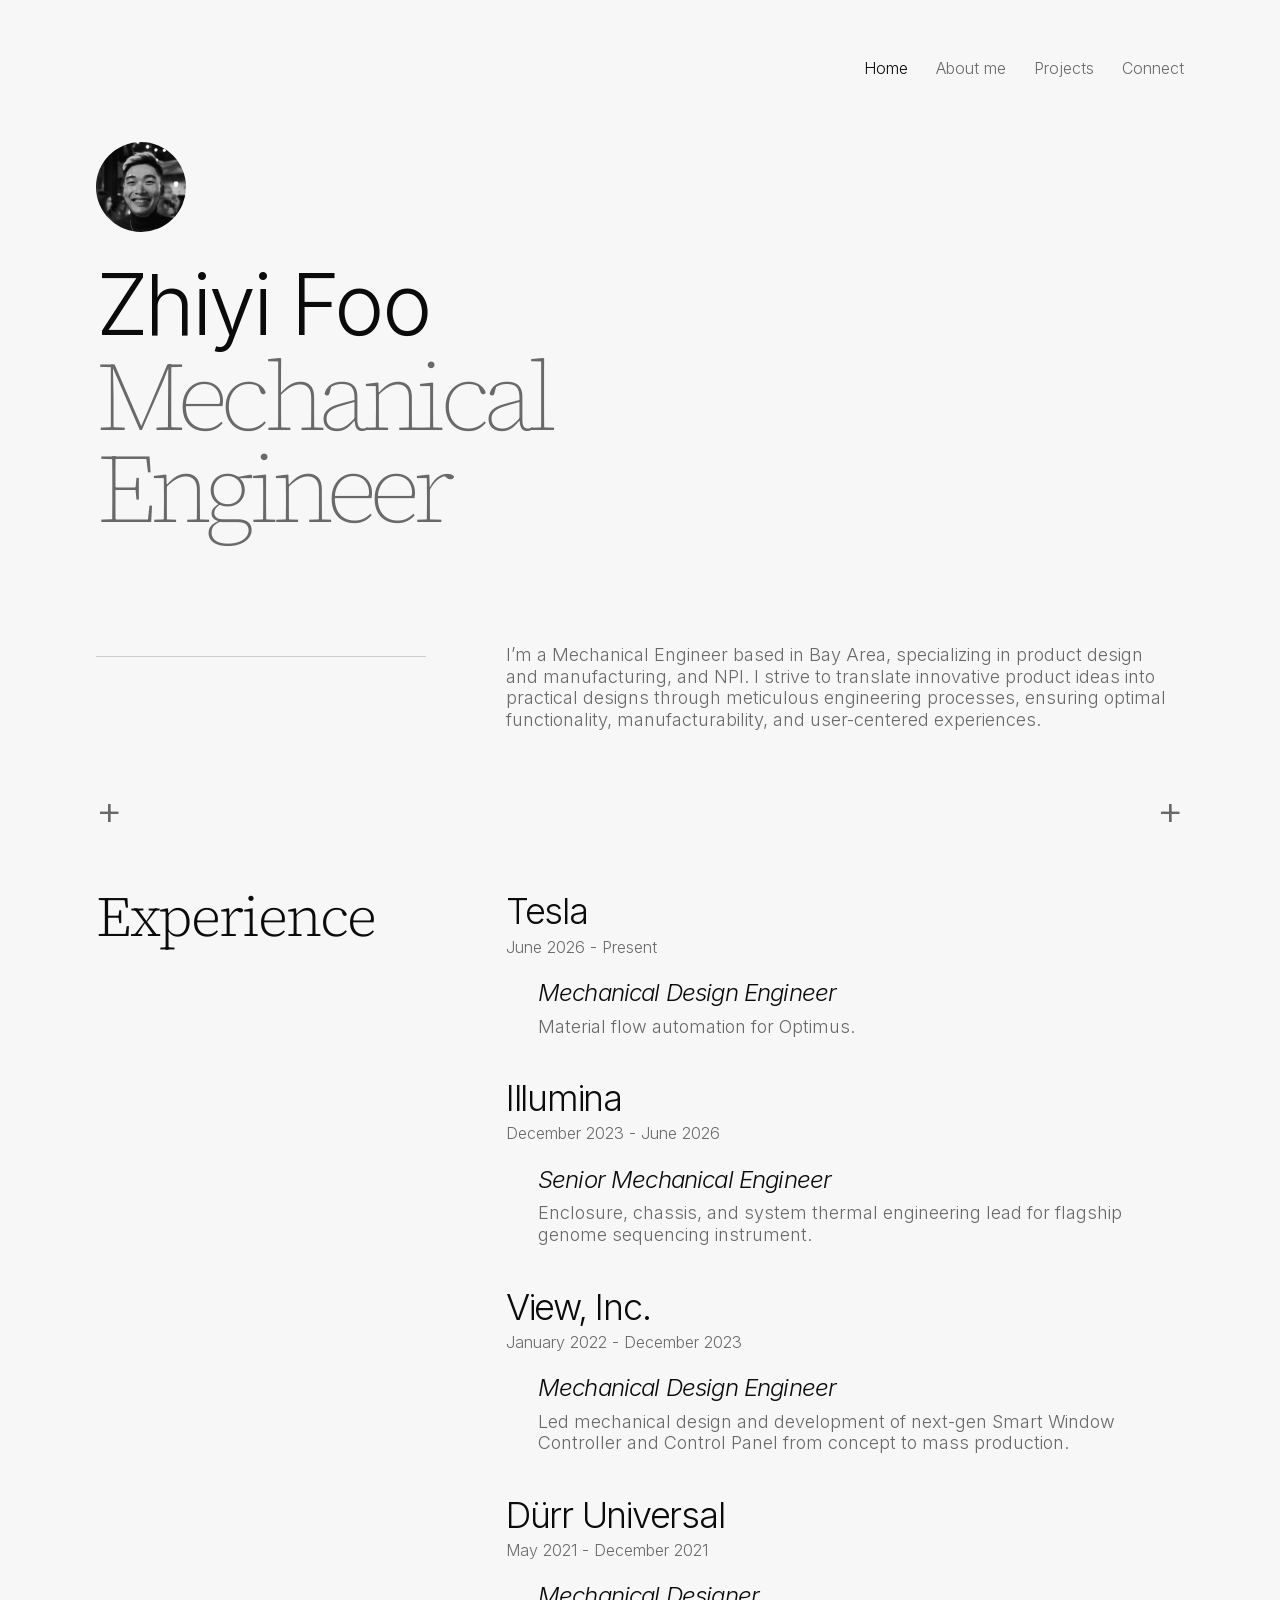
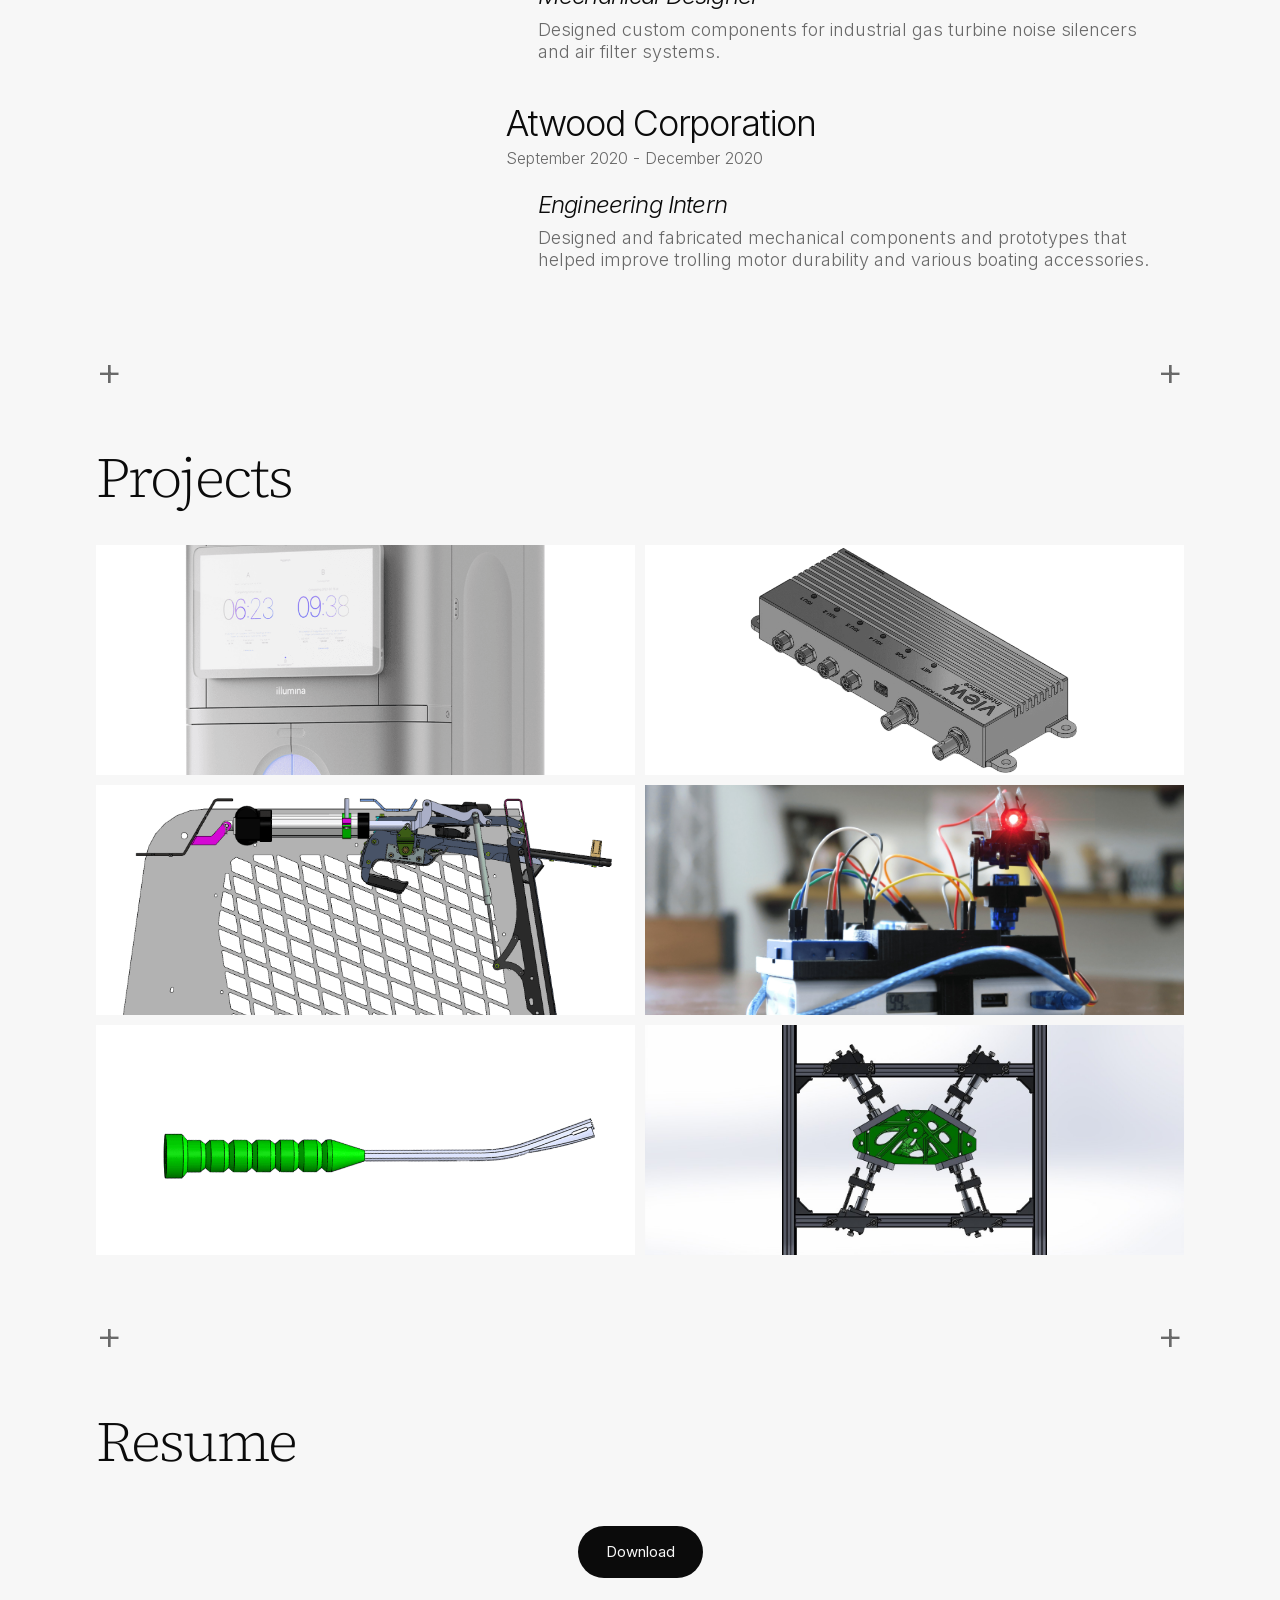
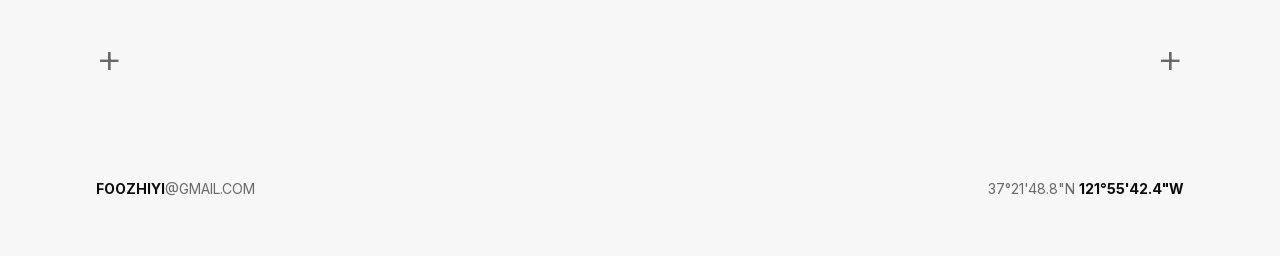
<file: index.html>
<!doctype html>
<html lang="en">
<head>
<meta charset="utf-8">
<meta name="viewport" content="width=device-width, initial-scale=1">
<title>Foo's Portfolio</title>
<meta name="description" content="Zhiyi Foo's Engineering Portfolio">
<link rel="canonical" href="https://www.zhiyifoo.com/">
<link rel="icon" href="/favicon.jpg" type="image/jpeg">
<meta property="og:type" content="website">
<meta property="og:title" content="Foo's Portfolio">
<meta property="og:description" content="Zhiyi Foo's Engineering Portfolio">
<meta property="og:url" content="https://www.zhiyifoo.com/">
<meta property="og:image" content="https://www.zhiyifoo.com/assets/images/social-preview.jpg">
<meta name="twitter:card" content="summary_large_image">
<meta name="twitter:title" content="Foo's Portfolio">
<meta name="twitter:description" content="Zhiyi Foo's Engineering Portfolio">
<meta name="twitter:image" content="https://www.zhiyifoo.com/assets/images/social-preview.jpg">

<link rel="preload" href="/assets/fonts/inter-300.woff2" as="font" type="font/woff2" crossorigin>
<link rel="preload" href="/assets/fonts/source-serif-4-200.woff2" as="font" type="font/woff2" crossorigin>
<link rel="stylesheet" href="/style.css?v=5">

</head>
<body>
<header class="site-header">
  <nav class="site-nav" aria-label="Primary">
      <a href="/" aria-current="page">Home</a>
      <a href="/about/">About me</a>
      <a href="/projects/">Projects</a>
      <a href="/connect/">Connect</a>
  </nav>
</header>
<main>
<img class="hero-photo" src="/assets/images/avatar.jpeg" alt="Zhiyi Foo">
<h1 class="name">Zhiyi Foo</h1>
<p class="role-title">Mechanical <span class="role-title-break">Engineer</span></p>

<div class="split hero-row">
  <hr class="divider">
  <p class="lede">I&rsquo;m a Mechanical Engineer based in Bay Area, specializing in product design and manufacturing, and NPI. I strive to translate innovative product ideas into practical designs through meticulous engineering processes, ensuring optimal functionality, manufacturability, and user-centered experiences.</p>
</div>

<div class="plus-row"><span>+</span><span>+</span></div>

<section class="split">
  <h1>Experience</h1>
  <div>
  <div class="experience-item">
    <span class="company">Tesla</span>
    <span class="dates">June 2026 - Present</span>
    <div class="title">Mechanical Design Engineer</div>
    <div class="desc">Material flow automation for Optimus.</div>
  </div>
  <div class="experience-item">
    <span class="company">Illumina</span>
    <span class="dates">December 2023 - June 2026</span>
    <div class="title">Senior Mechanical Engineer</div>
    <div class="desc">Enclosure, chassis, and system thermal engineering lead for flagship genome sequencing instrument.</div>
  </div>
  <div class="experience-item">
    <span class="company">View, Inc.</span>
    <span class="dates">January 2022 - December 2023</span>
    <div class="title">Mechanical Design Engineer</div>
    <div class="desc">Led mechanical design and development of next-gen Smart Window Controller and Control Panel from concept to mass production.</div>
  </div>
  <div class="experience-item">
    <span class="company">Dürr Universal</span>
    <span class="dates">May 2021 - December 2021</span>
    <div class="title">Mechanical Designer</div>
    <div class="desc">Designed custom components for industrial gas turbine noise silencers and air filter systems.</div>
  </div>
  <div class="experience-item">
    <span class="company">Atwood Corporation</span>
    <span class="dates">September 2020 - December 2020</span>
    <div class="title">Engineering Intern</div>
    <div class="desc">Designed and fabricated mechanical components and prototypes that helped improve trolling motor durability and various boating accessories.</div>
  </div>
  </div>
</section>

<div class="plus-row"><span>+</span><span>+</span></div>

<section>
  <h1 class="section-title">Projects</h1>
  <div class="project-grid home-project-grid">
    <a class="project-card" href="/blog/keyboard-tray-redesign/">
      <img src="/assets/images/853QXZnCTzpKDfgBO0kim4AKkM.png" alt="Keyboard Tray Redesign" loading="lazy">
    </a>
    <a class="project-card" href="/blog/smart-window-controller/">
      <img src="/assets/images/5frBtigNopoTHM0HJR0UfnNRk.png" alt="Smart Window Controller" loading="lazy">
    </a>
    <a class="project-card" href="/blog/skid-steer/">
      <img src="/assets/images/eCpWrNoF2X66r9lpj5Oin32Cck.png" alt="Powered Skid Steer Door" loading="lazy">
    </a>
    <a class="project-card" href="/blog/laser-tower-3000/">
      <img src="/assets/images/YfIpHpGZe1prOn2dY5EfyfY7T8.jpg" alt="Laser Tower 3000" loading="lazy">
    </a>
    <a class="project-card" href="/blog/medical-device/">
      <img src="/assets/images/nxQyZoCD0BoiEoczzSbfapt1SDU.png" alt="Os Acetabuli Fixation Medical Device" loading="lazy">
    </a>
    <a class="project-card" href="/blog/fiber-reinforced-polymer/">
      <img src="/assets/images/zynTdYoy4vK3DTBPftiARij4I.jpg" alt="Fiber-Reinforced Polymer Research" loading="lazy">
    </a>
  </div>
</section>

<div class="plus-row"><span>+</span><span>+</span></div>

<section>
  <h1 class="section-title">Resume</h1>
  <div class="resume-download"><a class="btn" href="/assets/resume.pdf" download>Download</a></div>
</section>

<div class="plus-row"><span>+</span><span>+</span></div>

</main>
<footer class="site-footer">
  <a href="mailto:foozhiyi@gmail.com"><strong>FOOZHIYI</strong>@GMAIL.COM</a>
  <a class="location" href="https://www.google.com/maps/place/San+Francisco+Bay+Area,+CA/@37.8778835,-123.0797015,9z/data=!3m1!4b1!4m6!3m5!1s0x808583a3a688d7b5:0x8c891b8457461fa9!8m2!3d37.8271784!4d-122.2913078!16zL20vMDZwdnI?entry=ttu" target="_blank" rel="noopener">37&deg;21'48.8"N <strong>121&deg;55'42.4"W</strong></a>
</footer>
</body>
</html>
</file>
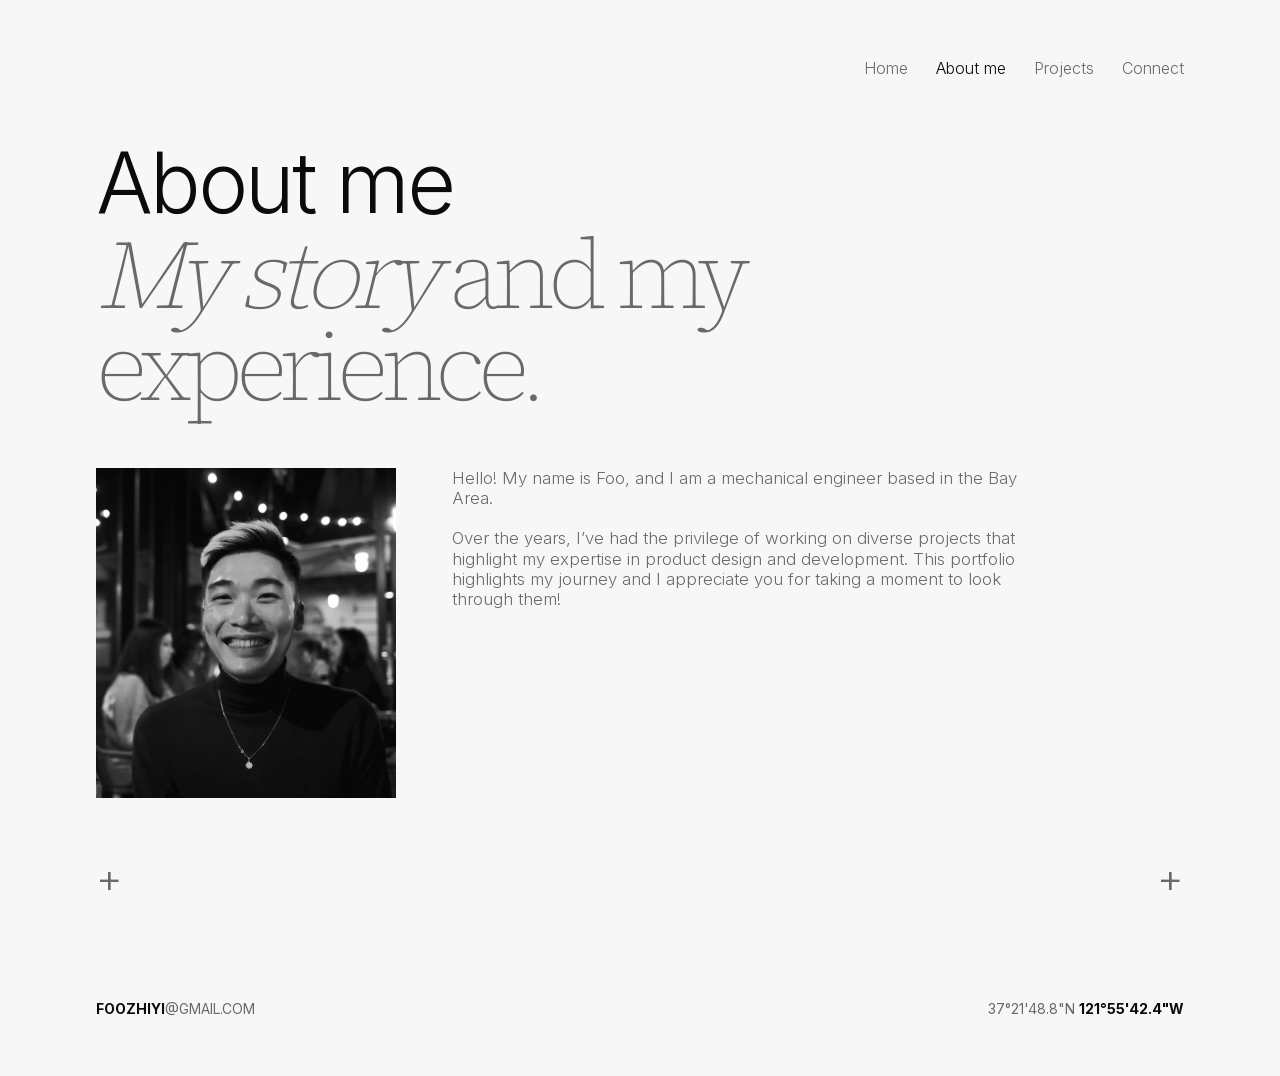
<file: about/index.html>
<!doctype html>
<html lang="en">
<head>
<meta charset="utf-8">
<meta name="viewport" content="width=device-width, initial-scale=1">
<title>About — Foo's Portfolio</title>
<meta name="description" content="About Zhiyi Foo, a mechanical engineer based in the Bay Area.">
<link rel="canonical" href="https://www.zhiyifoo.com/about/">
<link rel="icon" href="/favicon.jpg" type="image/jpeg">
<meta property="og:type" content="website">
<meta property="og:title" content="About — Foo's Portfolio">
<meta property="og:description" content="About Zhiyi Foo, a mechanical engineer based in the Bay Area.">
<meta property="og:url" content="https://www.zhiyifoo.com/about/">
<meta property="og:image" content="https://www.zhiyifoo.com/assets/images/social-preview.jpg">
<meta name="twitter:card" content="summary_large_image">
<meta name="twitter:title" content="About — Foo's Portfolio">
<meta name="twitter:description" content="About Zhiyi Foo, a mechanical engineer based in the Bay Area.">
<meta name="twitter:image" content="https://www.zhiyifoo.com/assets/images/social-preview.jpg">

<link rel="preload" href="/assets/fonts/inter-300.woff2" as="font" type="font/woff2" crossorigin>
<link rel="preload" href="/assets/fonts/source-serif-4-200.woff2" as="font" type="font/woff2" crossorigin>
<link rel="stylesheet" href="/style.css?v=5">

</head>
<body>
<header class="site-header">
  <nav class="site-nav" aria-label="Primary">
      <a href="/">Home</a>
      <a href="/about/" aria-current="page">About me</a>
      <a href="/projects/">Projects</a>
      <a href="/connect/">Connect</a>
  </nav>
</header>
<main>
<h1 class="name">About me</h1>
<p class="role-title"><em>My story</em> and my experience.</p>

<div class="split about-split" style="margin-top:56px">
  <img class="about-photo" src="/assets/images/about-photo.jpeg" alt="Zhiyi Foo">
  <div>
    <p class="lede about-lede">Hello! My name is Foo, and I am a mechanical engineer based in the Bay Area.</p>
    <p class="lede about-lede">Over the years, I&rsquo;ve had the privilege of working on diverse projects that highlight my expertise in product design and development. This portfolio highlights my journey and I appreciate you for taking a moment to look through them!</p>
  </div>
</div>

<div class="plus-row"><span>+</span><span>+</span></div>

</main>
<footer class="site-footer">
  <a href="mailto:foozhiyi@gmail.com"><strong>FOOZHIYI</strong>@GMAIL.COM</a>
  <a class="location" href="https://www.google.com/maps/place/San+Francisco+Bay+Area,+CA/@37.8778835,-123.0797015,9z/data=!3m1!4b1!4m6!3m5!1s0x808583a3a688d7b5:0x8c891b8457461fa9!8m2!3d37.8271784!4d-122.2913078!16zL20vMDZwdnI?entry=ttu" target="_blank" rel="noopener">37&deg;21'48.8"N <strong>121&deg;55'42.4"W</strong></a>
</footer>
</body>
</html>
</file>
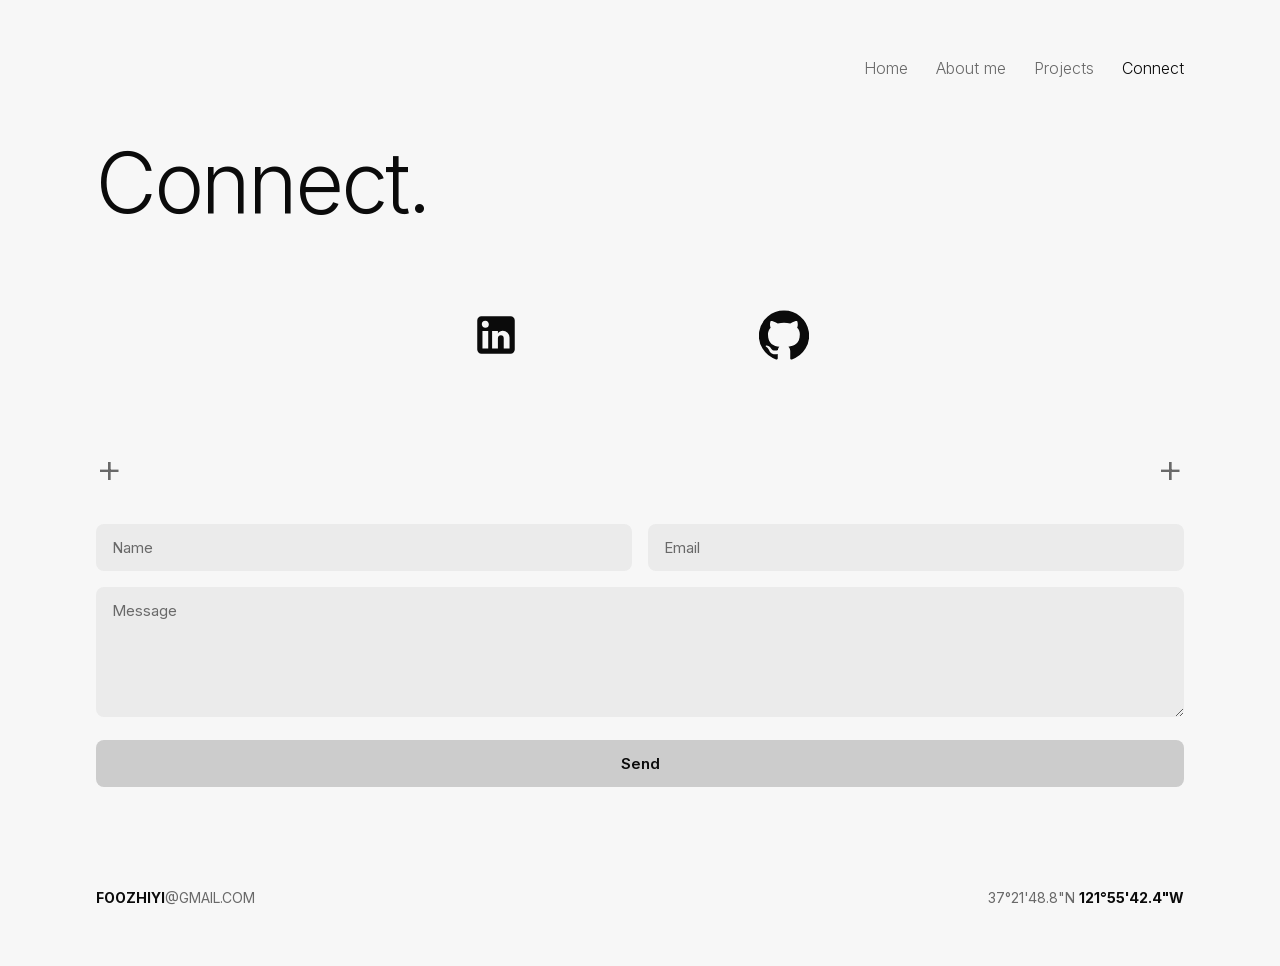
<file: connect/index.html>
<!doctype html>
<html lang="en">
<head>
<meta charset="utf-8">
<meta name="viewport" content="width=device-width, initial-scale=1">
<title>Connect — Foo's Portfolio</title>
<meta name="description" content="Get in touch with Zhiyi Foo.">
<link rel="canonical" href="https://www.zhiyifoo.com/connect/">
<link rel="icon" href="/favicon.jpg" type="image/jpeg">
<meta property="og:type" content="website">
<meta property="og:title" content="Connect — Foo's Portfolio">
<meta property="og:description" content="Get in touch with Zhiyi Foo.">
<meta property="og:url" content="https://www.zhiyifoo.com/connect/">
<meta property="og:image" content="https://www.zhiyifoo.com/assets/images/social-preview.jpg">
<meta name="twitter:card" content="summary_large_image">
<meta name="twitter:title" content="Connect — Foo's Portfolio">
<meta name="twitter:description" content="Get in touch with Zhiyi Foo.">
<meta name="twitter:image" content="https://www.zhiyifoo.com/assets/images/social-preview.jpg">

<link rel="preload" href="/assets/fonts/inter-300.woff2" as="font" type="font/woff2" crossorigin>
<link rel="preload" href="/assets/fonts/source-serif-4-200.woff2" as="font" type="font/woff2" crossorigin>
<link rel="stylesheet" href="/style.css?v=5">

</head>
<body>
<header class="site-header">
  <nav class="site-nav" aria-label="Primary">
      <a href="/">Home</a>
      <a href="/about/">About me</a>
      <a href="/projects/">Projects</a>
      <a href="/connect/" aria-current="page">Connect</a>
  </nav>
</header>
<main>
<h1 class="name">Connect.</h1>

<div class="social-row">
  <a href="https://www.linkedin.com/in/zhiyifoo/" target="_blank" rel="noopener" aria-label="LinkedIn"><svg viewBox="0 0 24 24" fill="currentColor"><path d="M19 3a2 2 0 0 1 2 2v14a2 2 0 0 1-2 2H5a2 2 0 0 1-2-2V5a2 2 0 0 1 2-2h14m-.5 15.5v-5.3a3.26 3.26 0 0 0-3.26-3.26c-.85 0-1.84.52-2.32 1.3v-1.11h-2.79v8.37h2.79v-4.93c0-.77.62-1.4 1.39-1.4a1.4 1.4 0 0 1 1.4 1.4v4.93h2.79M6.88 8.56a1.68 1.68 0 0 0 1.68-1.68c0-.93-.75-1.69-1.68-1.69a1.69 1.69 0 0 0-1.69 1.69c0 .93.76 1.68 1.69 1.68m1.39 9.94v-8.37H5.5v8.37h2.77z"/></svg></a>
  <a href="https://github.com/zhiyifoo" target="_blank" rel="noopener" aria-label="GitHub"><svg viewBox="0 0 24 24" fill="currentColor"><path d="M12 .3a12 12 0 0 0-3.8 23.4c.6.1.8-.3.8-.6v-2c-3.3.7-4-1.6-4-1.6-.6-1.4-1.4-1.8-1.4-1.8-1-.7.1-.7.1-.7 1.2 0 1.9 1.2 1.9 1.2 1 1.8 2.8 1.3 3.5 1 0-.8.4-1.3.7-1.6-2.7-.3-5.5-1.3-5.5-6 0-1.2.5-2.3 1.3-3.1-.2-.4-.6-1.6 0-3.2 0 0 1-.3 3.4 1.2a11.5 11.5 0 0 1 6 0c2.3-1.5 3.3-1.2 3.3-1.2.6 1.6.2 2.8 0 3.2.9.8 1.3 1.9 1.3 3.2 0 4.6-2.8 5.6-5.5 5.9.5.4.9 1 .9 2.2v3.3c0 .3.1.7.8.6A12 12 0 0 0 12 .3"/></svg></a>
</div>

<div class="plus-row" style="margin-top:88px"><span>+</span><span>+</span></div>

<form class="contact-form" id="contact-form">
  <div class="field-name"><input type="text" name="name" placeholder="Name" required></div>
  <div class="field-email"><input type="email" name="email" placeholder="Email" required></div>
  <div class="field-message"><textarea name="message" placeholder="Message" required></textarea></div>
  <div class="field-submit"><button type="submit">Send</button></div>
</form>
<script>
document.getElementById('contact-form').addEventListener('submit', function (e) {
  e.preventDefault();
  var f = e.target;
  var subject = encodeURIComponent('Portfolio contact from ' + f.name.value);
  var body = encodeURIComponent(f.message.value + '\n\n— ' + f.name.value + ' (' + f.email.value + ')');
  window.location.href = 'mailto:foozhiyi@gmail.com?subject=' + subject + '&body=' + body;
});
</script>

</main>
<footer class="site-footer">
  <a href="mailto:foozhiyi@gmail.com"><strong>FOOZHIYI</strong>@GMAIL.COM</a>
  <a class="location" href="https://www.google.com/maps/place/San+Francisco+Bay+Area,+CA/@37.8778835,-123.0797015,9z/data=!3m1!4b1!4m6!3m5!1s0x808583a3a688d7b5:0x8c891b8457461fa9!8m2!3d37.8271784!4d-122.2913078!16zL20vMDZwdnI?entry=ttu" target="_blank" rel="noopener">37&deg;21'48.8"N <strong>121&deg;55'42.4"W</strong></a>
</footer>
</body>
</html>
</file>
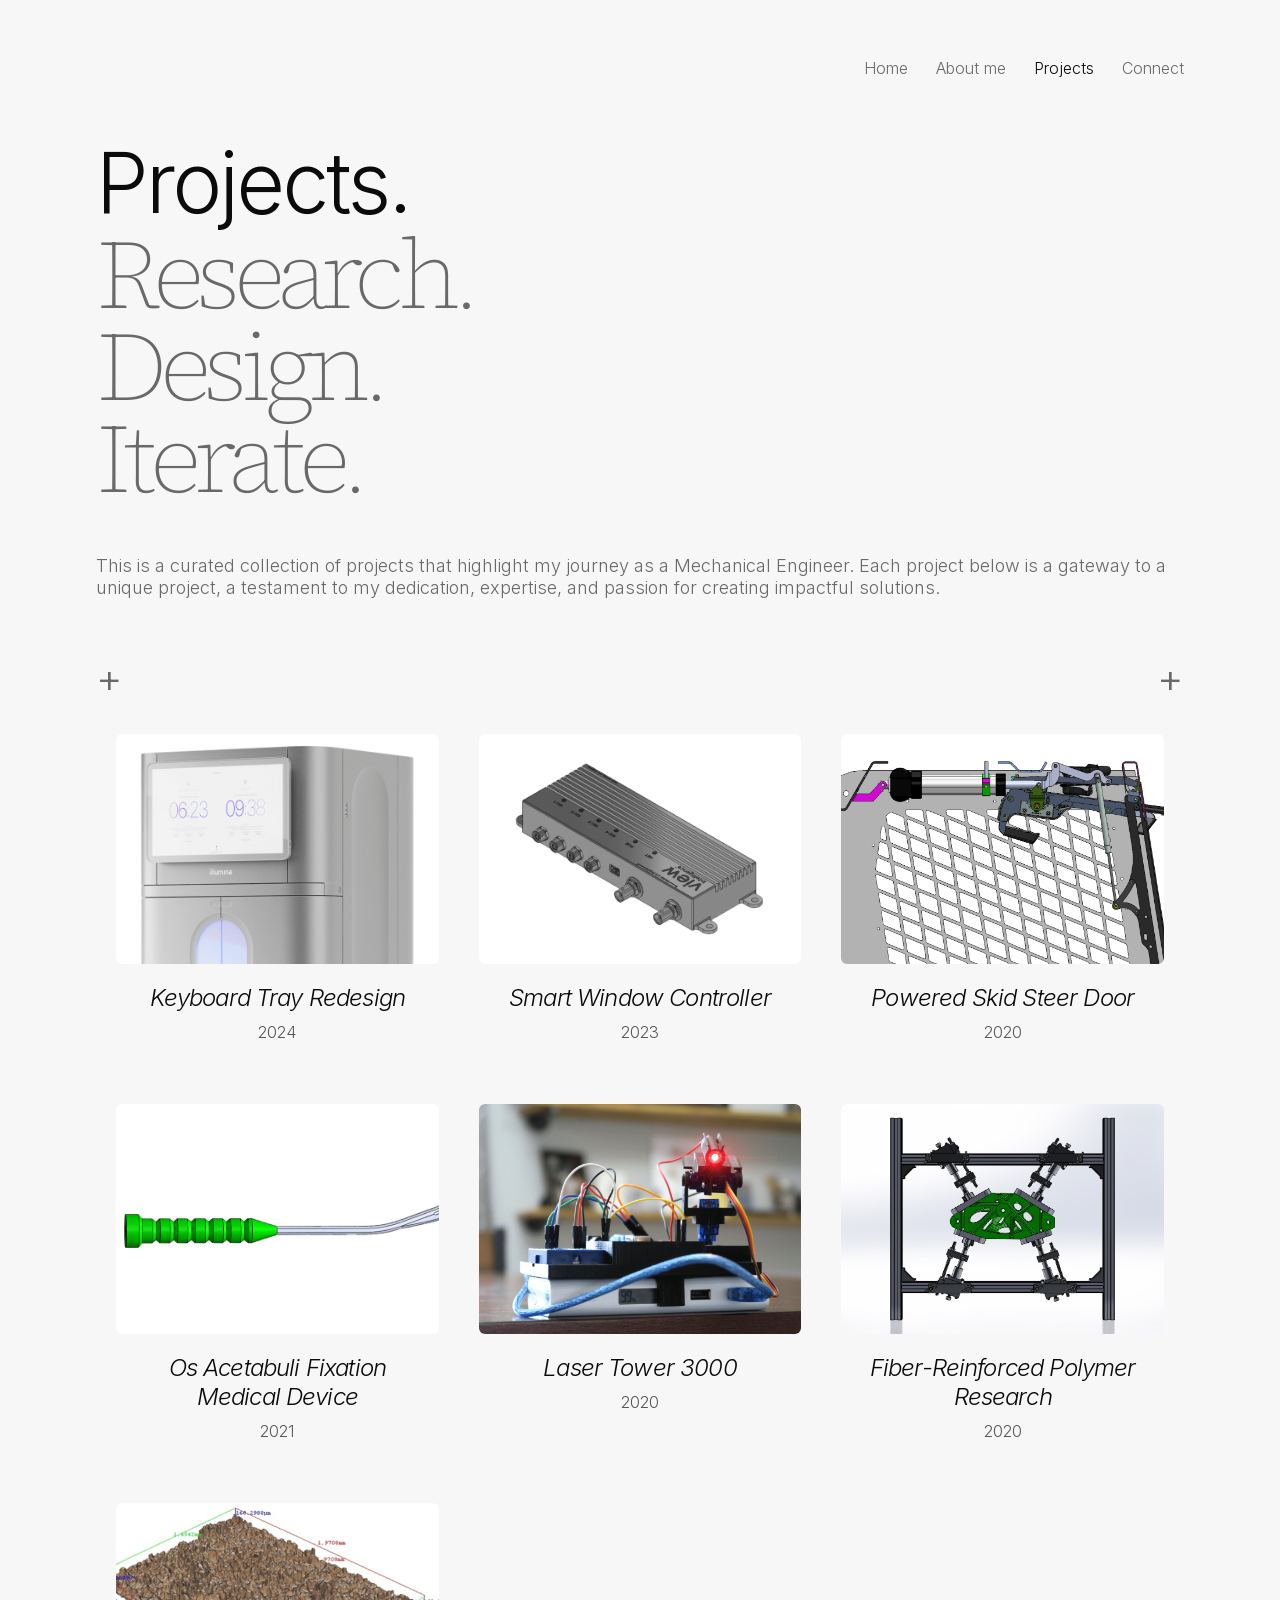
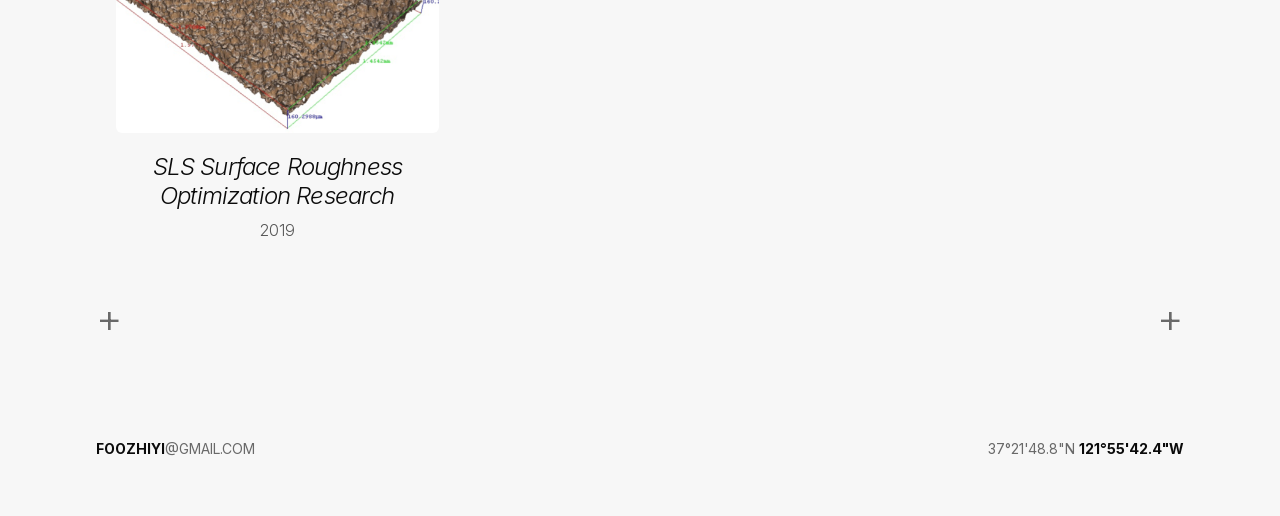
<file: projects/index.html>
<!doctype html>
<html lang="en">
<head>
<meta charset="utf-8">
<meta name="viewport" content="width=device-width, initial-scale=1">
<title>Projects — Foo's Portfolio</title>
<meta name="description" content="A curated collection of mechanical engineering projects by Zhiyi Foo.">
<link rel="canonical" href="https://www.zhiyifoo.com/projects/">
<link rel="icon" href="/favicon.jpg" type="image/jpeg">
<meta property="og:type" content="website">
<meta property="og:title" content="Projects — Foo's Portfolio">
<meta property="og:description" content="A curated collection of mechanical engineering projects by Zhiyi Foo.">
<meta property="og:url" content="https://www.zhiyifoo.com/projects/">
<meta property="og:image" content="https://www.zhiyifoo.com/assets/images/social-preview.jpg">
<meta name="twitter:card" content="summary_large_image">
<meta name="twitter:title" content="Projects — Foo's Portfolio">
<meta name="twitter:description" content="A curated collection of mechanical engineering projects by Zhiyi Foo.">
<meta name="twitter:image" content="https://www.zhiyifoo.com/assets/images/social-preview.jpg">

<link rel="preload" href="/assets/fonts/inter-300.woff2" as="font" type="font/woff2" crossorigin>
<link rel="preload" href="/assets/fonts/source-serif-4-200.woff2" as="font" type="font/woff2" crossorigin>
<link rel="stylesheet" href="/style.css?v=5">

</head>
<body>
<header class="site-header">
  <nav class="site-nav" aria-label="Primary">
      <a href="/">Home</a>
      <a href="/about/">About me</a>
      <a href="/projects/" aria-current="page">Projects</a>
      <a href="/connect/">Connect</a>
  </nav>
</header>
<main>
<h1 class="name">Projects.</h1>
<p class="role-title">Research.<br>Design.<br>Iterate.</p>
<p class="lede" style="margin-top:51px">This is a curated collection of projects that highlight my journey as a Mechanical Engineer. Each project below is a gateway to a unique project, a testament to my dedication, expertise, and passion for creating impactful solutions.</p>

<div class="plus-row"><span>+</span><span>+</span></div>

<div class="project-grid">
    <a class="project-card" href="/blog/keyboard-tray-redesign/">
      <img src="/assets/images/853QXZnCTzpKDfgBO0kim4AKkM.png" alt="Keyboard Tray Redesign" loading="lazy">
      <div class="project-card-title">Keyboard Tray Redesign</div>
      <div class="project-card-year">2024</div>
    </a>
    <a class="project-card" href="/blog/smart-window-controller/">
      <img src="/assets/images/5frBtigNopoTHM0HJR0UfnNRk.png" alt="Smart Window Controller" loading="lazy">
      <div class="project-card-title">Smart Window Controller</div>
      <div class="project-card-year">2023</div>
    </a>
    <a class="project-card" href="/blog/skid-steer/">
      <img src="/assets/images/eCpWrNoF2X66r9lpj5Oin32Cck.png" alt="Powered Skid Steer Door" loading="lazy">
      <div class="project-card-title">Powered Skid Steer Door</div>
      <div class="project-card-year">2020</div>
    </a>
    <a class="project-card" href="/blog/medical-device/">
      <img src="/assets/images/nxQyZoCD0BoiEoczzSbfapt1SDU.png" alt="Os Acetabuli Fixation Medical Device" loading="lazy">
      <div class="project-card-title">Os Acetabuli Fixation Medical Device</div>
      <div class="project-card-year">2021</div>
    </a>
    <a class="project-card" href="/blog/laser-tower-3000/">
      <img src="/assets/images/YfIpHpGZe1prOn2dY5EfyfY7T8.jpg" alt="Laser Tower 3000" loading="lazy">
      <div class="project-card-title">Laser Tower 3000</div>
      <div class="project-card-year">2020</div>
    </a>
    <a class="project-card" href="/blog/fiber-reinforced-polymer/">
      <img src="/assets/images/zynTdYoy4vK3DTBPftiARij4I.jpg" alt="Fiber-Reinforced Polymer Research" loading="lazy">
      <div class="project-card-title">Fiber-Reinforced Polymer Research</div>
      <div class="project-card-year">2020</div>
    </a>
    <a class="project-card" href="/blog/sls-surface-roughness/">
      <img src="/assets/images/SXJ0oo3cZv0EvZqjjfDj9oAczbA.png" alt="SLS Surface Roughness Optimization Research" loading="lazy">
      <div class="project-card-title">SLS Surface Roughness Optimization Research</div>
      <div class="project-card-year">2019</div>
    </a>
</div>

<div class="plus-row"><span>+</span><span>+</span></div>

</main>
<footer class="site-footer">
  <a href="mailto:foozhiyi@gmail.com"><strong>FOOZHIYI</strong>@GMAIL.COM</a>
  <a class="location" href="https://www.google.com/maps/place/San+Francisco+Bay+Area,+CA/@37.8778835,-123.0797015,9z/data=!3m1!4b1!4m6!3m5!1s0x808583a3a688d7b5:0x8c891b8457461fa9!8m2!3d37.8271784!4d-122.2913078!16zL20vMDZwdnI?entry=ttu" target="_blank" rel="noopener">37&deg;21'48.8"N <strong>121&deg;55'42.4"W</strong></a>
</footer>
</body>
</html>
</file>
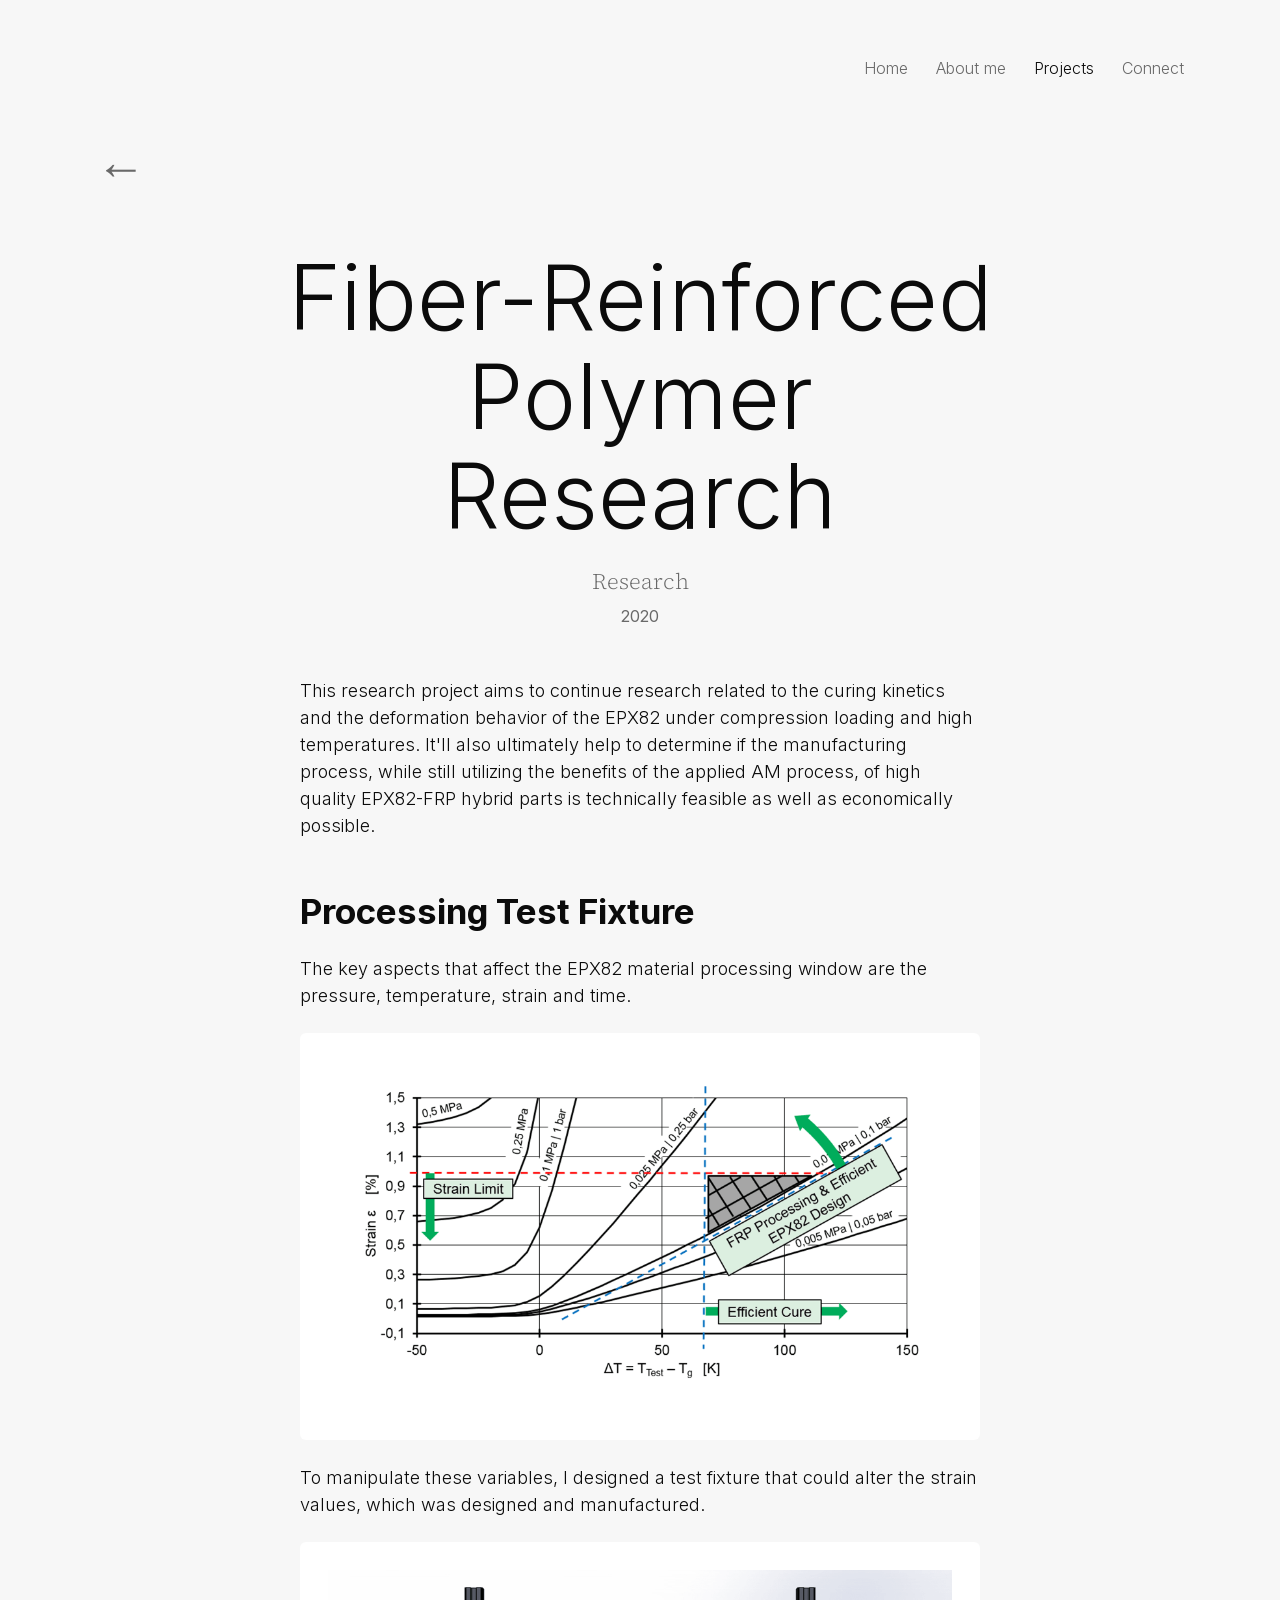
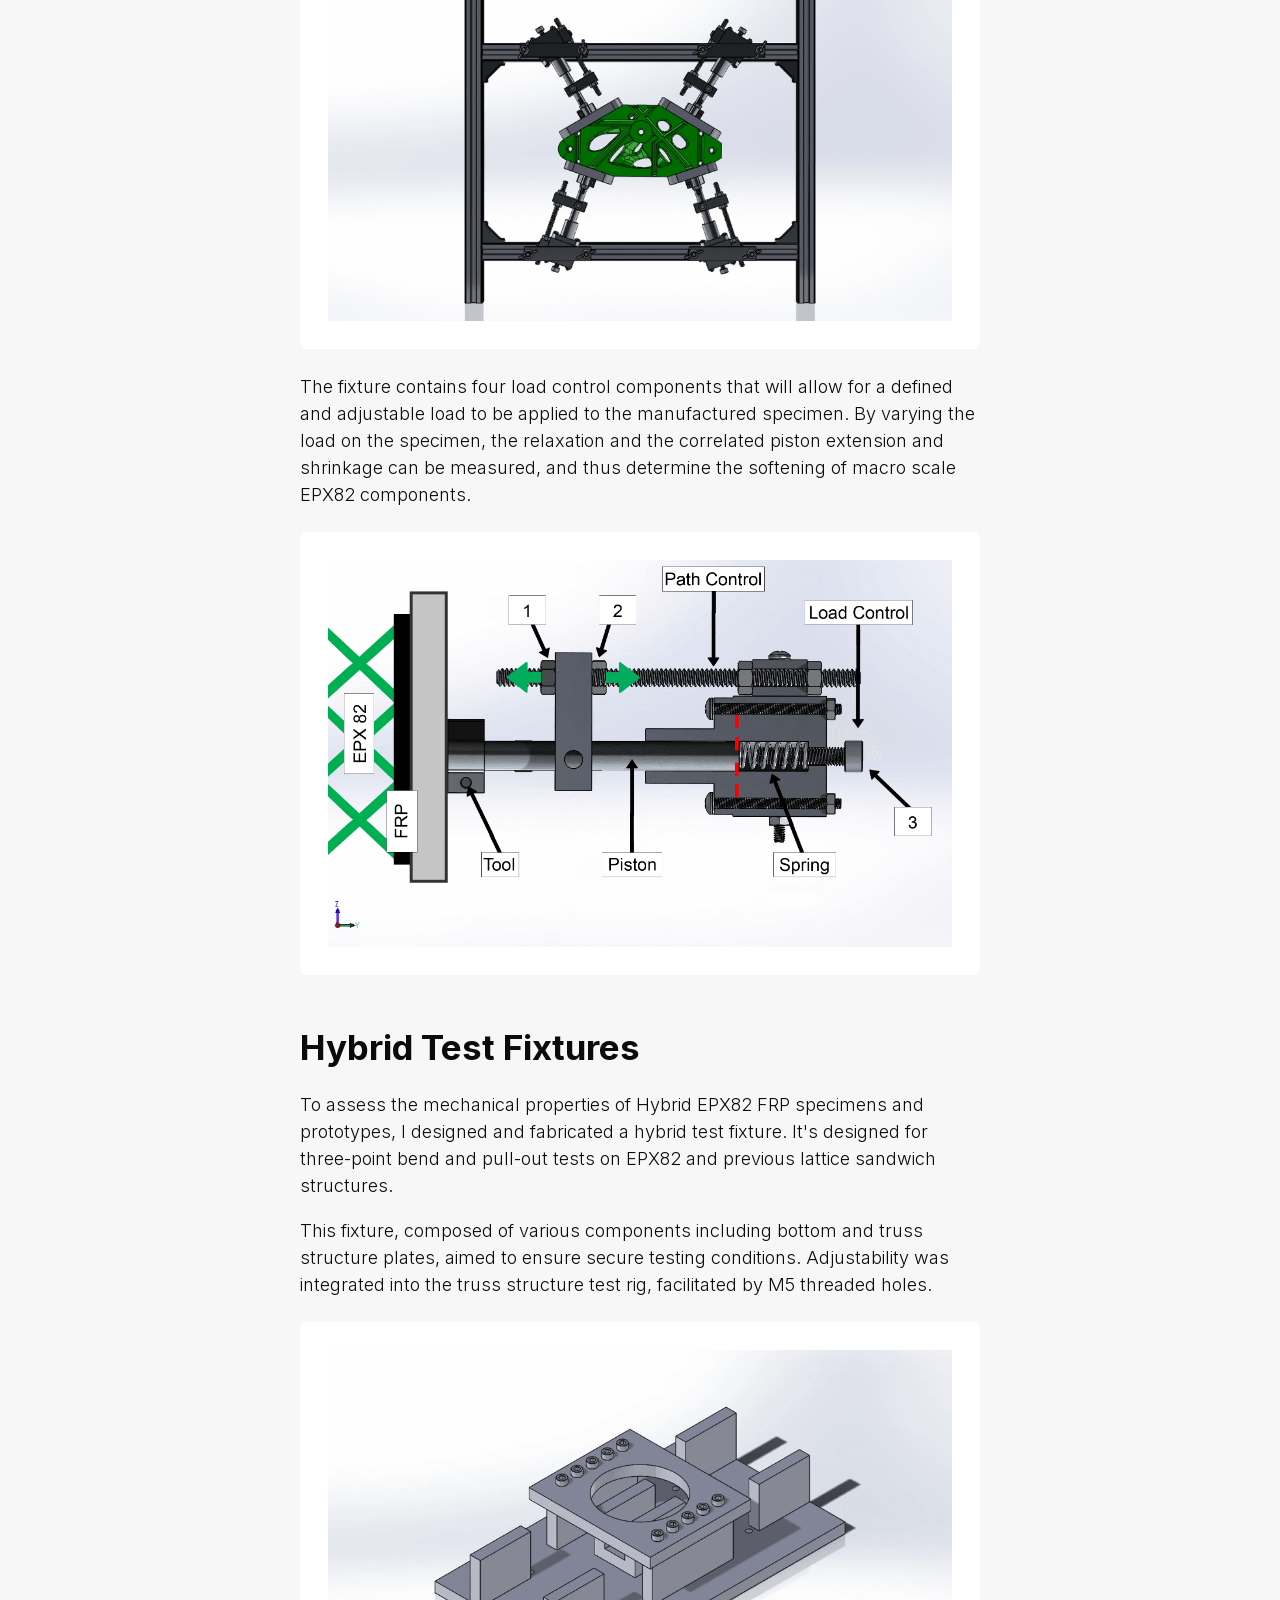
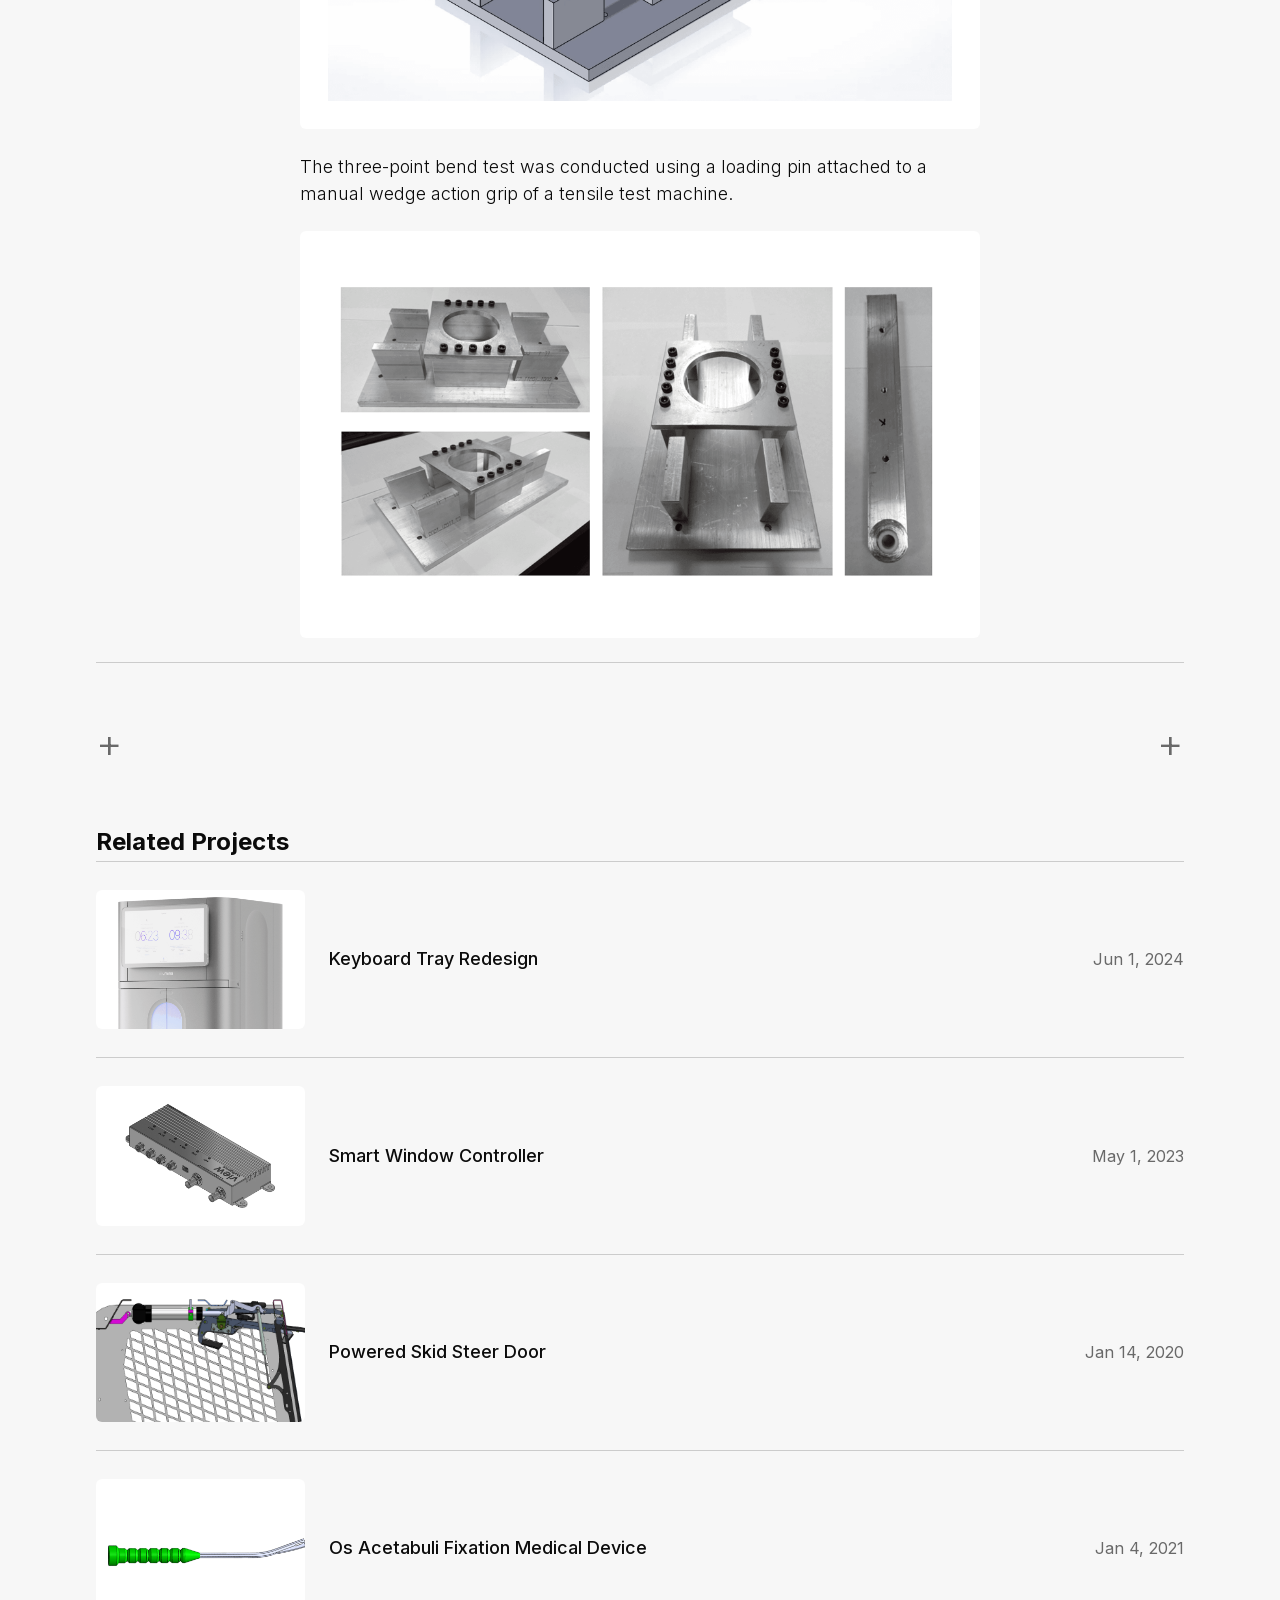
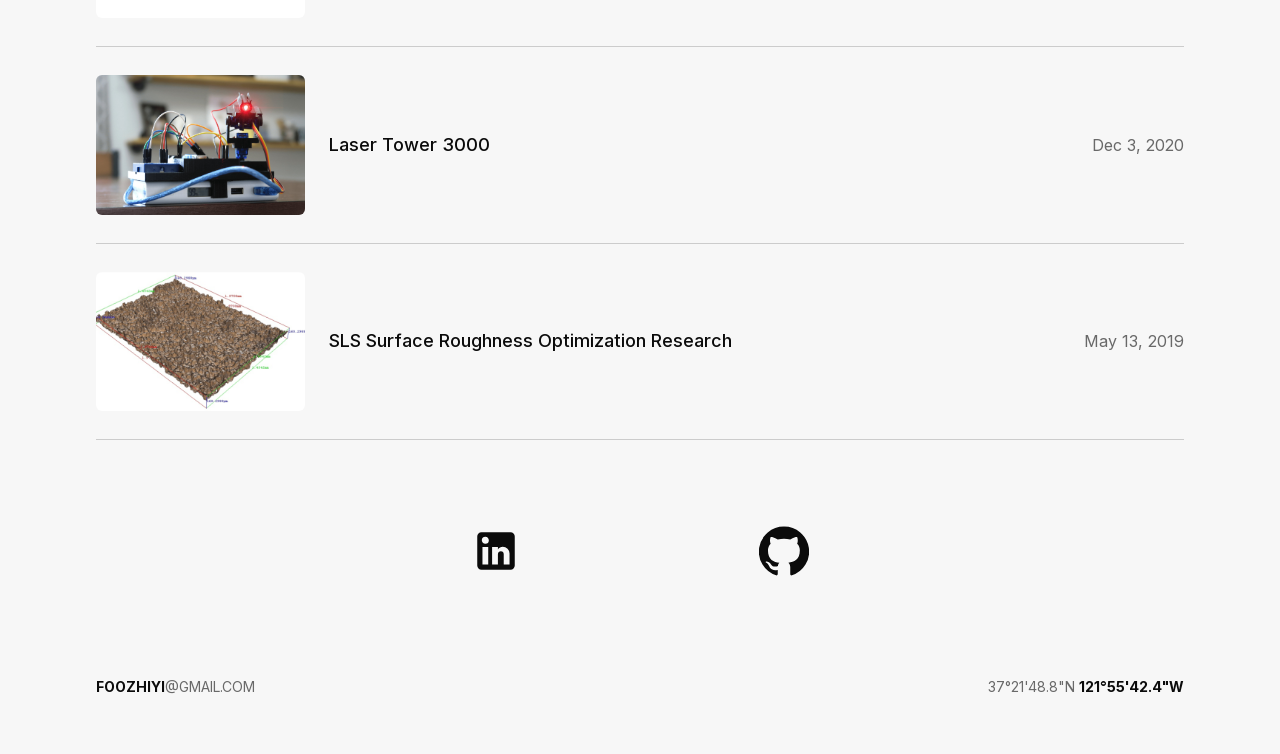
<file: blog/fiber-reinforced-polymer/index.html>
<!doctype html>
<html lang="en">
<head>
<meta charset="utf-8">
<meta name="viewport" content="width=device-width, initial-scale=1">
<title>Fiber-Reinforced Polymer Research — Foo's Portfolio</title>
<meta name="description" content="Fiber-Reinforced Polymer Research: a research project by Zhiyi Foo, 2020.">
<link rel="canonical" href="https://www.zhiyifoo.com/blog/fiber-reinforced-polymer/">
<link rel="icon" href="/favicon.jpg" type="image/jpeg">
<meta property="og:type" content="website">
<meta property="og:title" content="Fiber-Reinforced Polymer Research — Foo's Portfolio">
<meta property="og:description" content="Fiber-Reinforced Polymer Research: a research project by Zhiyi Foo, 2020.">
<meta property="og:url" content="https://www.zhiyifoo.com/blog/fiber-reinforced-polymer/">
<meta property="og:image" content="https://www.zhiyifoo.com/assets/images/social-preview.jpg">
<meta name="twitter:card" content="summary_large_image">
<meta name="twitter:title" content="Fiber-Reinforced Polymer Research — Foo's Portfolio">
<meta name="twitter:description" content="Fiber-Reinforced Polymer Research: a research project by Zhiyi Foo, 2020.">
<meta name="twitter:image" content="https://www.zhiyifoo.com/assets/images/social-preview.jpg">

<link rel="preload" href="/assets/fonts/inter-300.woff2" as="font" type="font/woff2" crossorigin>
<link rel="preload" href="/assets/fonts/source-serif-4-200.woff2" as="font" type="font/woff2" crossorigin>
<link rel="stylesheet" href="/style.css?v=5">

</head>
<body>
<header class="site-header">
  <nav class="site-nav" aria-label="Primary">
      <a href="/">Home</a>
      <a href="/about/">About me</a>
      <a href="/projects/" aria-current="page">Projects</a>
      <a href="/connect/">Connect</a>
  </nav>
</header>
<main>
<a class="post-back" href="/projects/">&larr;</a>
<div class="post-header">
  <h1>Fiber-Reinforced Polymer Research</h1>
  <div class="post-meta">
    <span class="post-tag-primary">Research</span>
    <span class="post-tag-year">2020</span>
  </div>
</div>
<article class="post-body">
  <p>This research project aims to continue research related to the curing kinetics and the deformation behavior of the EPX82 under compression loading and high temperatures. It'll also ultimately help to determine if the manufacturing process, while still utilizing the benefits of the applied AM process, of high quality EPX82-FRP hybrid parts is technically feasible as well as economically possible.</p>
  <h2>Processing Test Fixture</h2>
  <p>The key aspects that affect the EPX82 material processing window are the pressure, temperature, strain and time.</p>
  <img class="post-inline-img" src="/assets/images/5sWdYSDa5AguKZunQHrj1kS51Mg.png" alt="Processing Test Fixture — image 1 of 3" loading="lazy">
  <p>To manipulate these variables, I designed a test fixture that could alter the strain values, which was designed and manufactured.</p>
  <img class="post-inline-img" src="/assets/images/ry0WfC4kpvDTvODIlOmo1XBqhs.png" alt="Processing Test Fixture — image 2 of 3" loading="lazy">
  <p>The fixture contains four load control components that will allow for a defined and adjustable load to be applied to the manufactured specimen. By varying the load on the specimen, the relaxation and the correlated piston extension and shrinkage can be measured, and thus determine the softening of macro scale EPX82 components.</p>
  <img class="post-inline-img" src="/assets/images/YvttzK3bGnbf2d1tz0AhoWcM60.png" alt="Processing Test Fixture — image 3 of 3" loading="lazy">
<h2>Hybrid Test Fixtures</h2>
  <p>To assess the mechanical properties of Hybrid EPX82 FRP specimens and prototypes, I designed and fabricated a hybrid test fixture. It's designed for three-point bend and pull-out tests on EPX82 and previous lattice sandwich structures.</p>
  <p>This fixture, composed of various components including bottom and truss structure plates, aimed to ensure secure testing conditions. Adjustability was integrated into the truss structure test rig, facilitated by M5 threaded holes.</p>
  <img class="post-inline-img" src="/assets/images/HCngmpvh725Lbhw1alFmlWlUxw0.png" alt="Hybrid Test Fixtures — image 1 of 2" loading="lazy">
  <p>The three-point bend test was conducted using a loading pin attached to a manual wedge action grip of a tensile test machine.</p>
  <img class="post-inline-img" src="/assets/images/lnD4wy1EdIz2OuLG5zpNLo2U.png" alt="Hybrid Test Fixtures — image 2 of 2" loading="lazy">
</article>
<div class="divider"></div>
<div class="plus-row"><span>+</span><span>+</span></div>
<section><h2>Related Projects</h2>
  <ul class="related-list">
    <li>
      <a href="/blog/keyboard-tray-redesign/"><img src="/assets/images/853QXZnCTzpKDfgBO0kim4AKkM.png" alt="Keyboard Tray Redesign" loading="lazy"><span class="related-body"><span class="related-title">Keyboard Tray Redesign</span><span class="related-date">Jun 1, 2024</span></span></a>
    </li>
    <li>
      <a href="/blog/smart-window-controller/"><img src="/assets/images/5frBtigNopoTHM0HJR0UfnNRk.png" alt="Smart Window Controller" loading="lazy"><span class="related-body"><span class="related-title">Smart Window Controller</span><span class="related-date">May 1, 2023</span></span></a>
    </li>
    <li>
      <a href="/blog/skid-steer/"><img src="/assets/images/eCpWrNoF2X66r9lpj5Oin32Cck.png" alt="Powered Skid Steer Door" loading="lazy"><span class="related-body"><span class="related-title">Powered Skid Steer Door</span><span class="related-date">Jan 14, 2020</span></span></a>
    </li>
    <li>
      <a href="/blog/medical-device/"><img src="/assets/images/nxQyZoCD0BoiEoczzSbfapt1SDU.png" alt="Os Acetabuli Fixation Medical Device" loading="lazy"><span class="related-body"><span class="related-title">Os Acetabuli Fixation Medical Device</span><span class="related-date">Jan 4, 2021</span></span></a>
    </li>
    <li>
      <a href="/blog/laser-tower-3000/"><img src="/assets/images/YfIpHpGZe1prOn2dY5EfyfY7T8.jpg" alt="Laser Tower 3000" loading="lazy"><span class="related-body"><span class="related-title">Laser Tower 3000</span><span class="related-date">Dec 3, 2020</span></span></a>
    </li>
    <li>
      <a href="/blog/sls-surface-roughness/"><img src="/assets/images/SXJ0oo3cZv0EvZqjjfDj9oAczbA.png" alt="SLS Surface Roughness Optimization Research" loading="lazy"><span class="related-body"><span class="related-title">SLS Surface Roughness Optimization Research</span><span class="related-date">May 13, 2019</span></span></a>
    </li>
</ul>
</section>

<div class="social-row">
  <a href="https://www.linkedin.com/in/zhiyifoo/" target="_blank" rel="noopener" aria-label="LinkedIn"><svg viewBox="0 0 24 24" fill="currentColor"><path d="M19 3a2 2 0 0 1 2 2v14a2 2 0 0 1-2 2H5a2 2 0 0 1-2-2V5a2 2 0 0 1 2-2h14m-.5 15.5v-5.3a3.26 3.26 0 0 0-3.26-3.26c-.85 0-1.84.52-2.32 1.3v-1.11h-2.79v8.37h2.79v-4.93c0-.77.62-1.4 1.39-1.4a1.4 1.4 0 0 1 1.4 1.4v4.93h2.79M6.88 8.56a1.68 1.68 0 0 0 1.68-1.68c0-.93-.75-1.69-1.68-1.69a1.69 1.69 0 0 0-1.69 1.69c0 .93.76 1.68 1.69 1.68m1.39 9.94v-8.37H5.5v8.37h2.77z"/></svg></a>
  <a href="https://github.com/zhiyifoo" target="_blank" rel="noopener" aria-label="GitHub"><svg viewBox="0 0 24 24" fill="currentColor"><path d="M12 .3a12 12 0 0 0-3.8 23.4c.6.1.8-.3.8-.6v-2c-3.3.7-4-1.6-4-1.6-.6-1.4-1.4-1.8-1.4-1.8-1-.7.1-.7.1-.7 1.2 0 1.9 1.2 1.9 1.2 1 1.8 2.8 1.3 3.5 1 0-.8.4-1.3.7-1.6-2.7-.3-5.5-1.3-5.5-6 0-1.2.5-2.3 1.3-3.1-.2-.4-.6-1.6 0-3.2 0 0 1-.3 3.4 1.2a11.5 11.5 0 0 1 6 0c2.3-1.5 3.3-1.2 3.3-1.2.6 1.6.2 2.8 0 3.2.9.8 1.3 1.9 1.3 3.2 0 4.6-2.8 5.6-5.5 5.9.5.4.9 1 .9 2.2v3.3c0 .3.1.7.8.6A12 12 0 0 0 12 .3"/></svg></a>
</div>

</main>
<footer class="site-footer">
  <a href="mailto:foozhiyi@gmail.com"><strong>FOOZHIYI</strong>@GMAIL.COM</a>
  <a class="location" href="https://www.google.com/maps/place/San+Francisco+Bay+Area,+CA/@37.8778835,-123.0797015,9z/data=!3m1!4b1!4m6!3m5!1s0x808583a3a688d7b5:0x8c891b8457461fa9!8m2!3d37.8271784!4d-122.2913078!16zL20vMDZwdnI?entry=ttu" target="_blank" rel="noopener">37&deg;21'48.8"N <strong>121&deg;55'42.4"W</strong></a>
</footer>
</body>
</html>
</file>
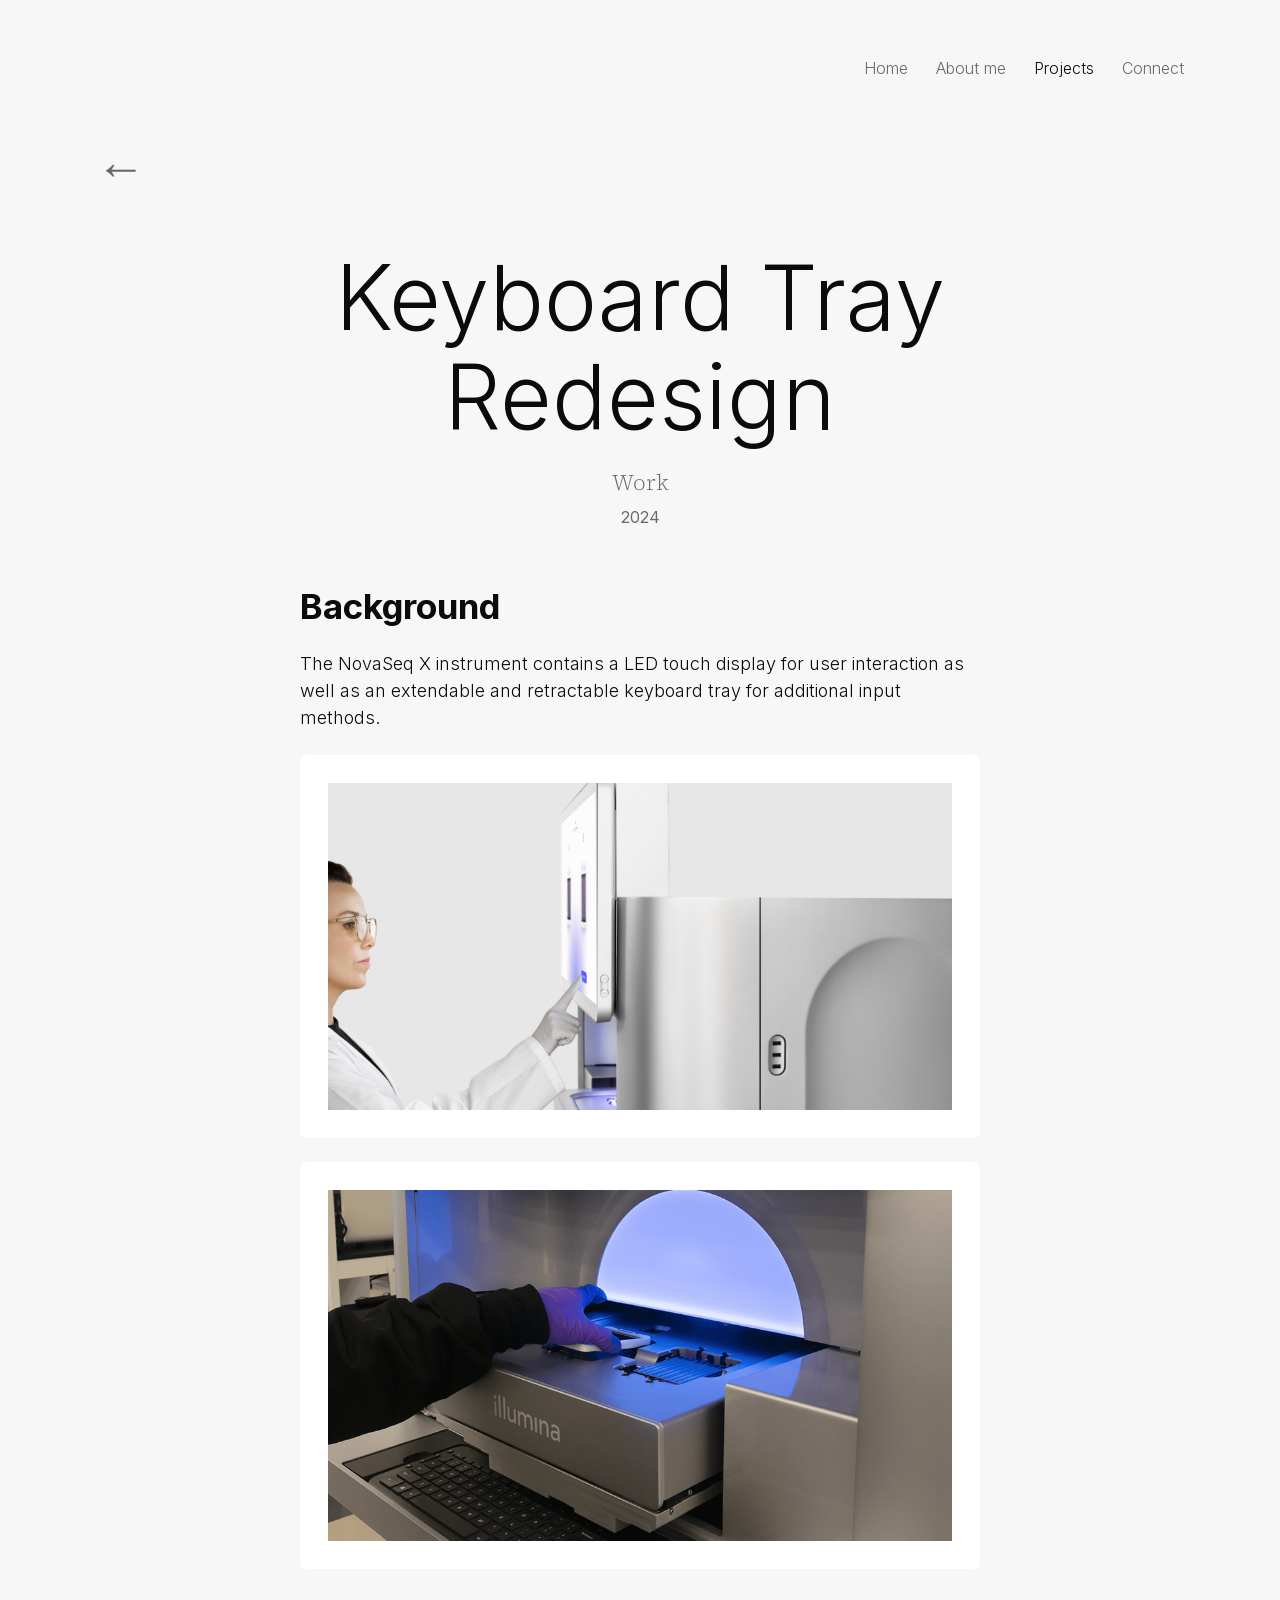
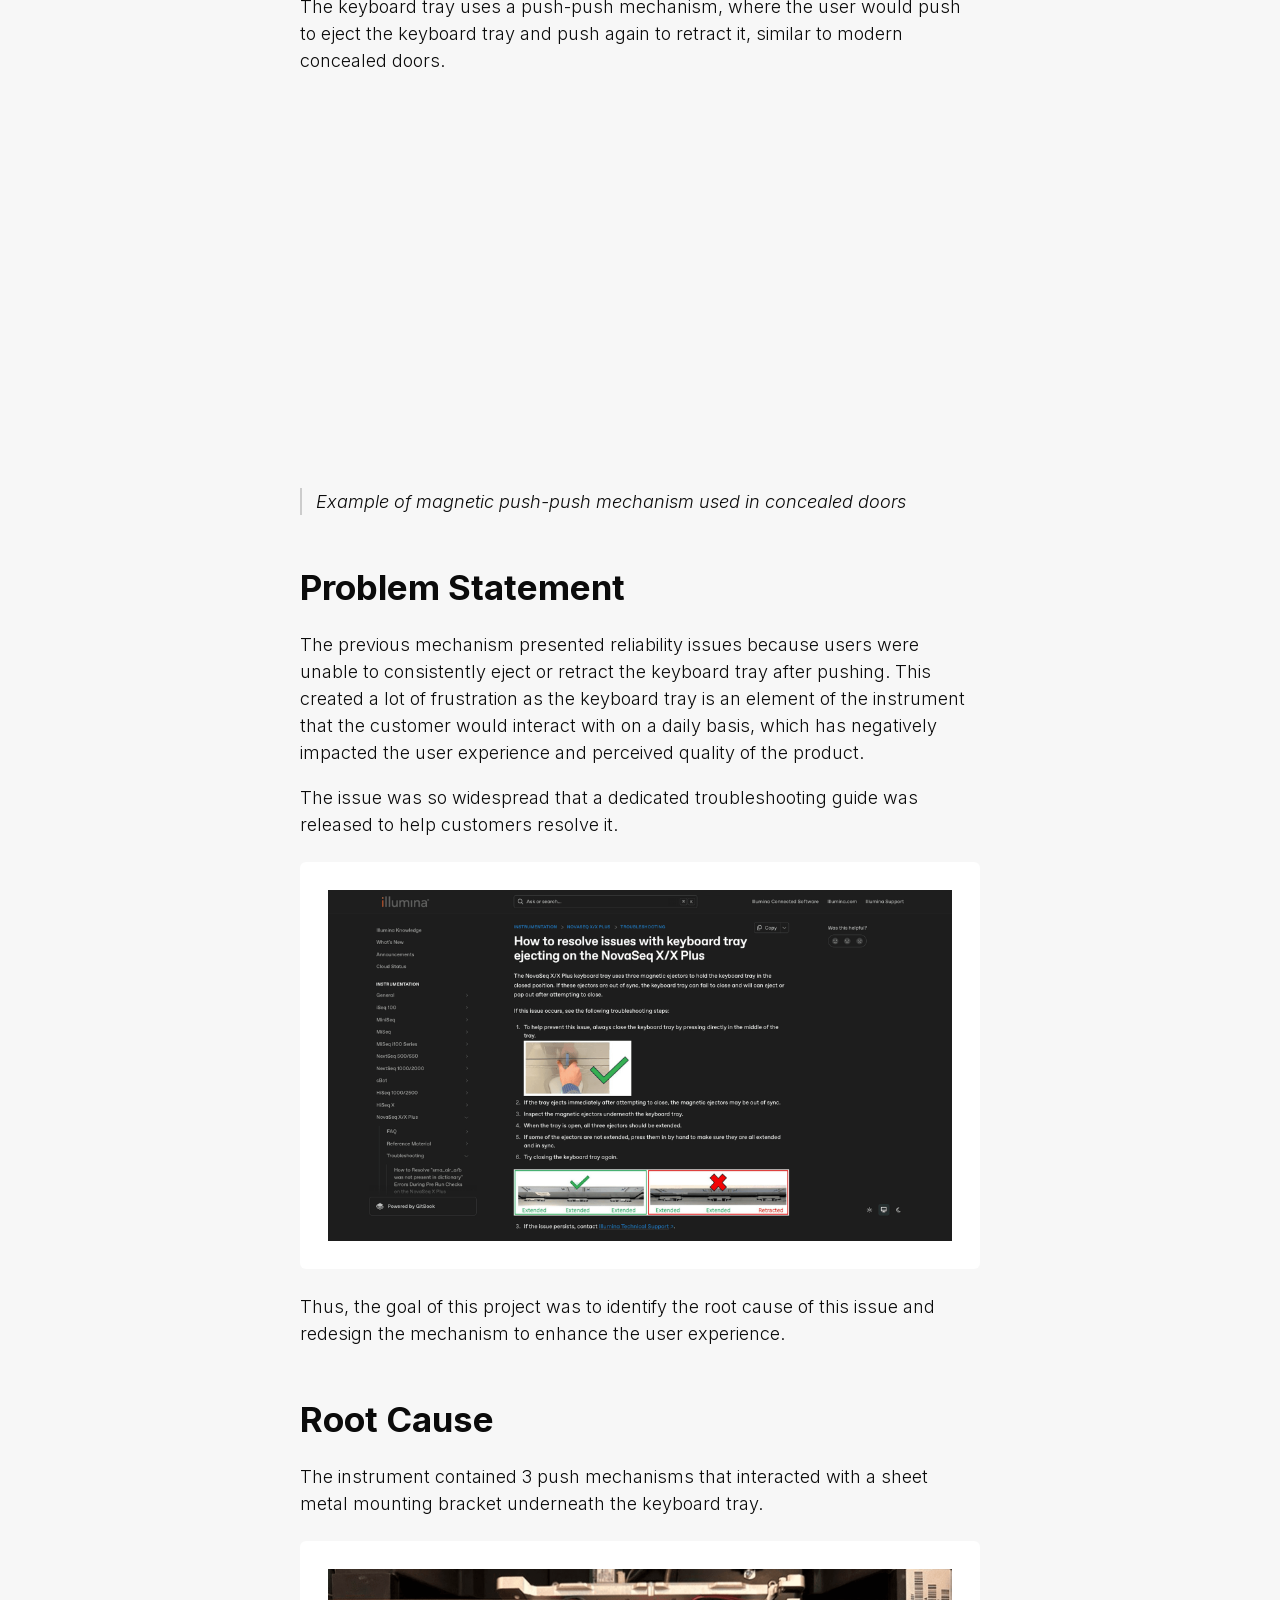
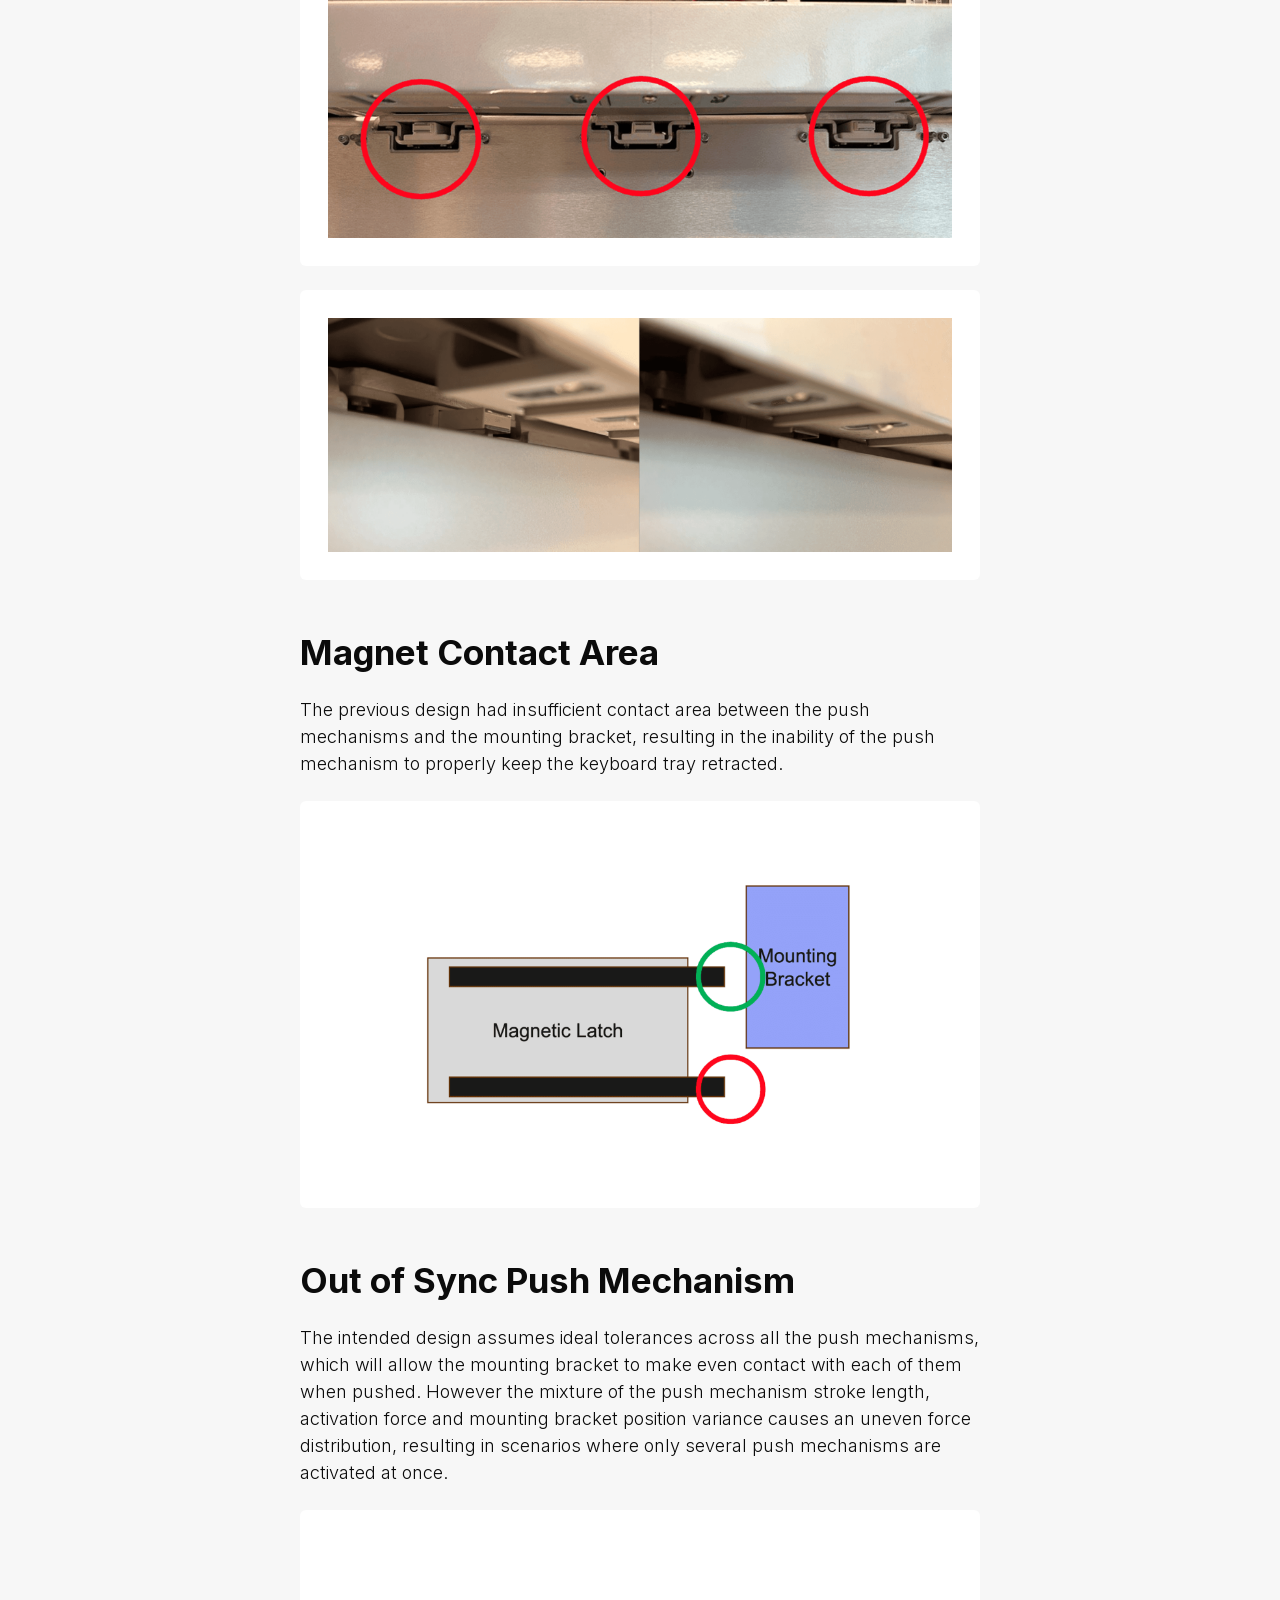
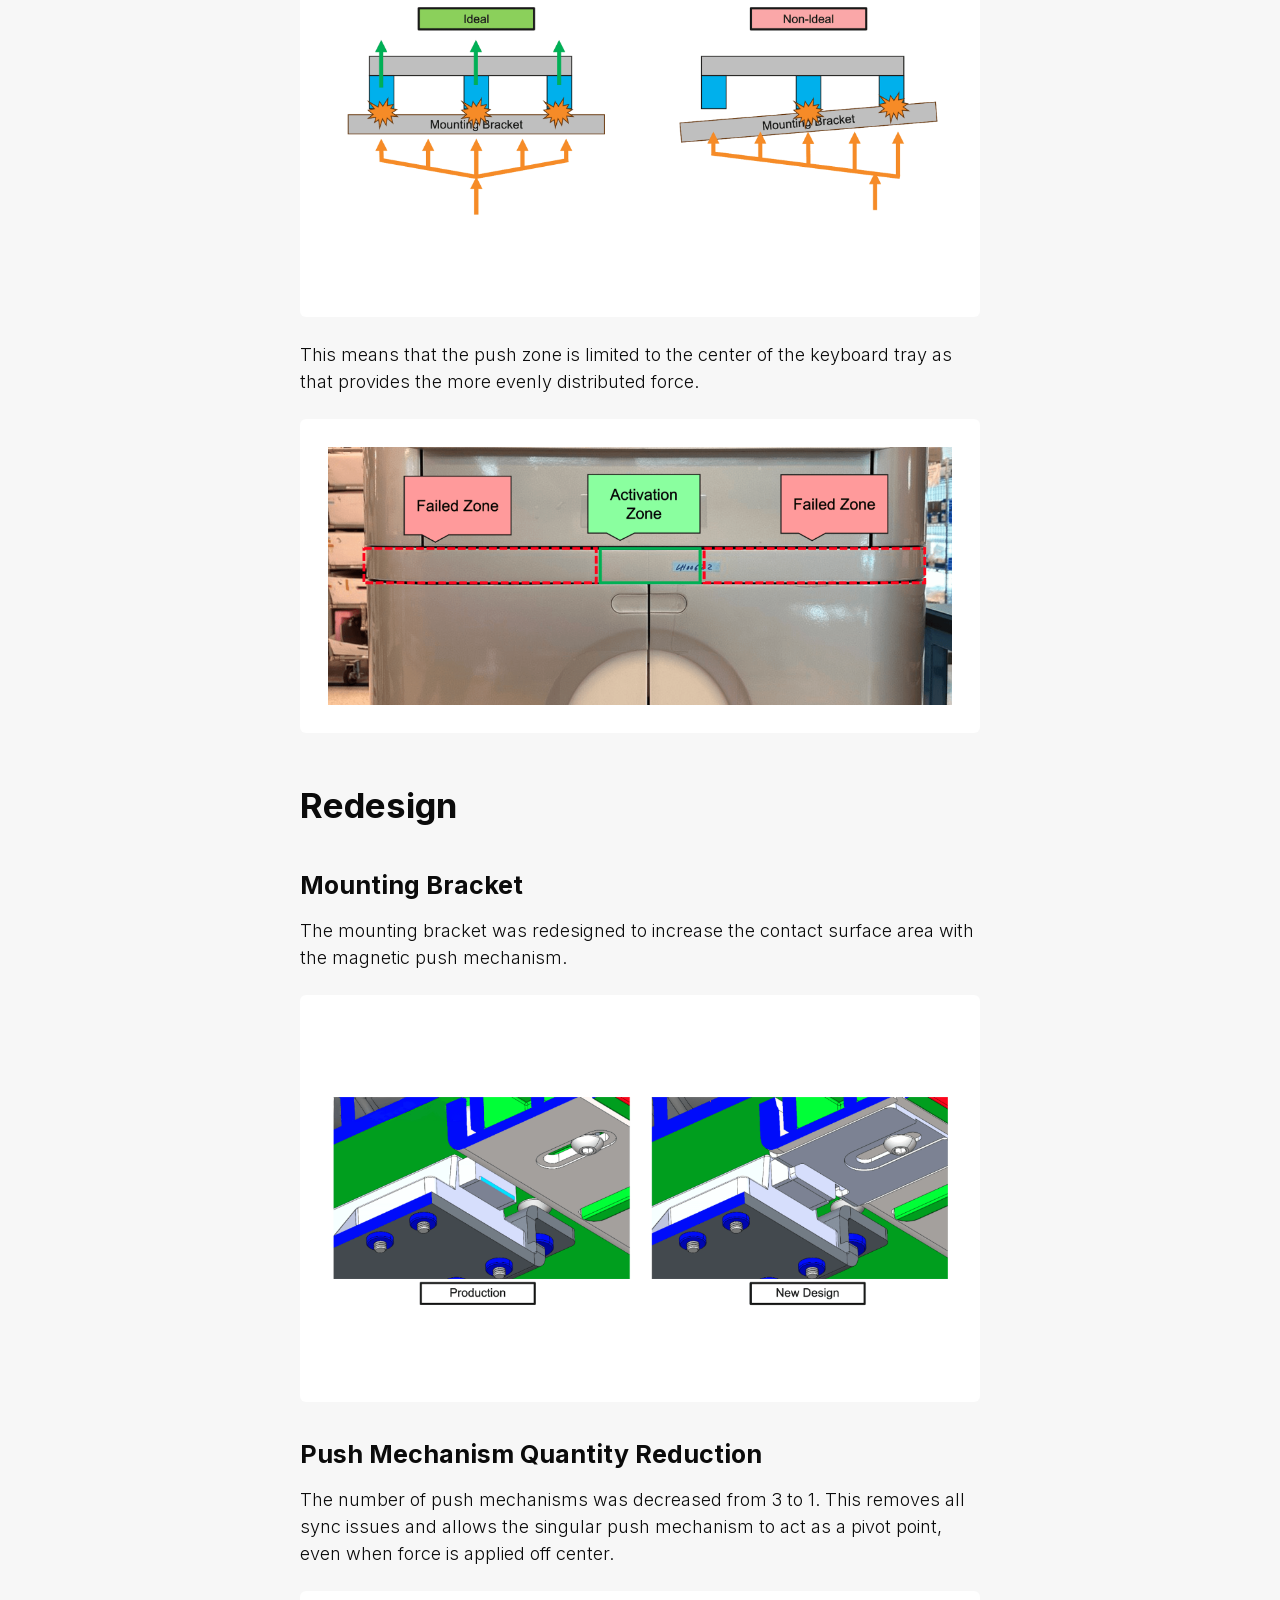
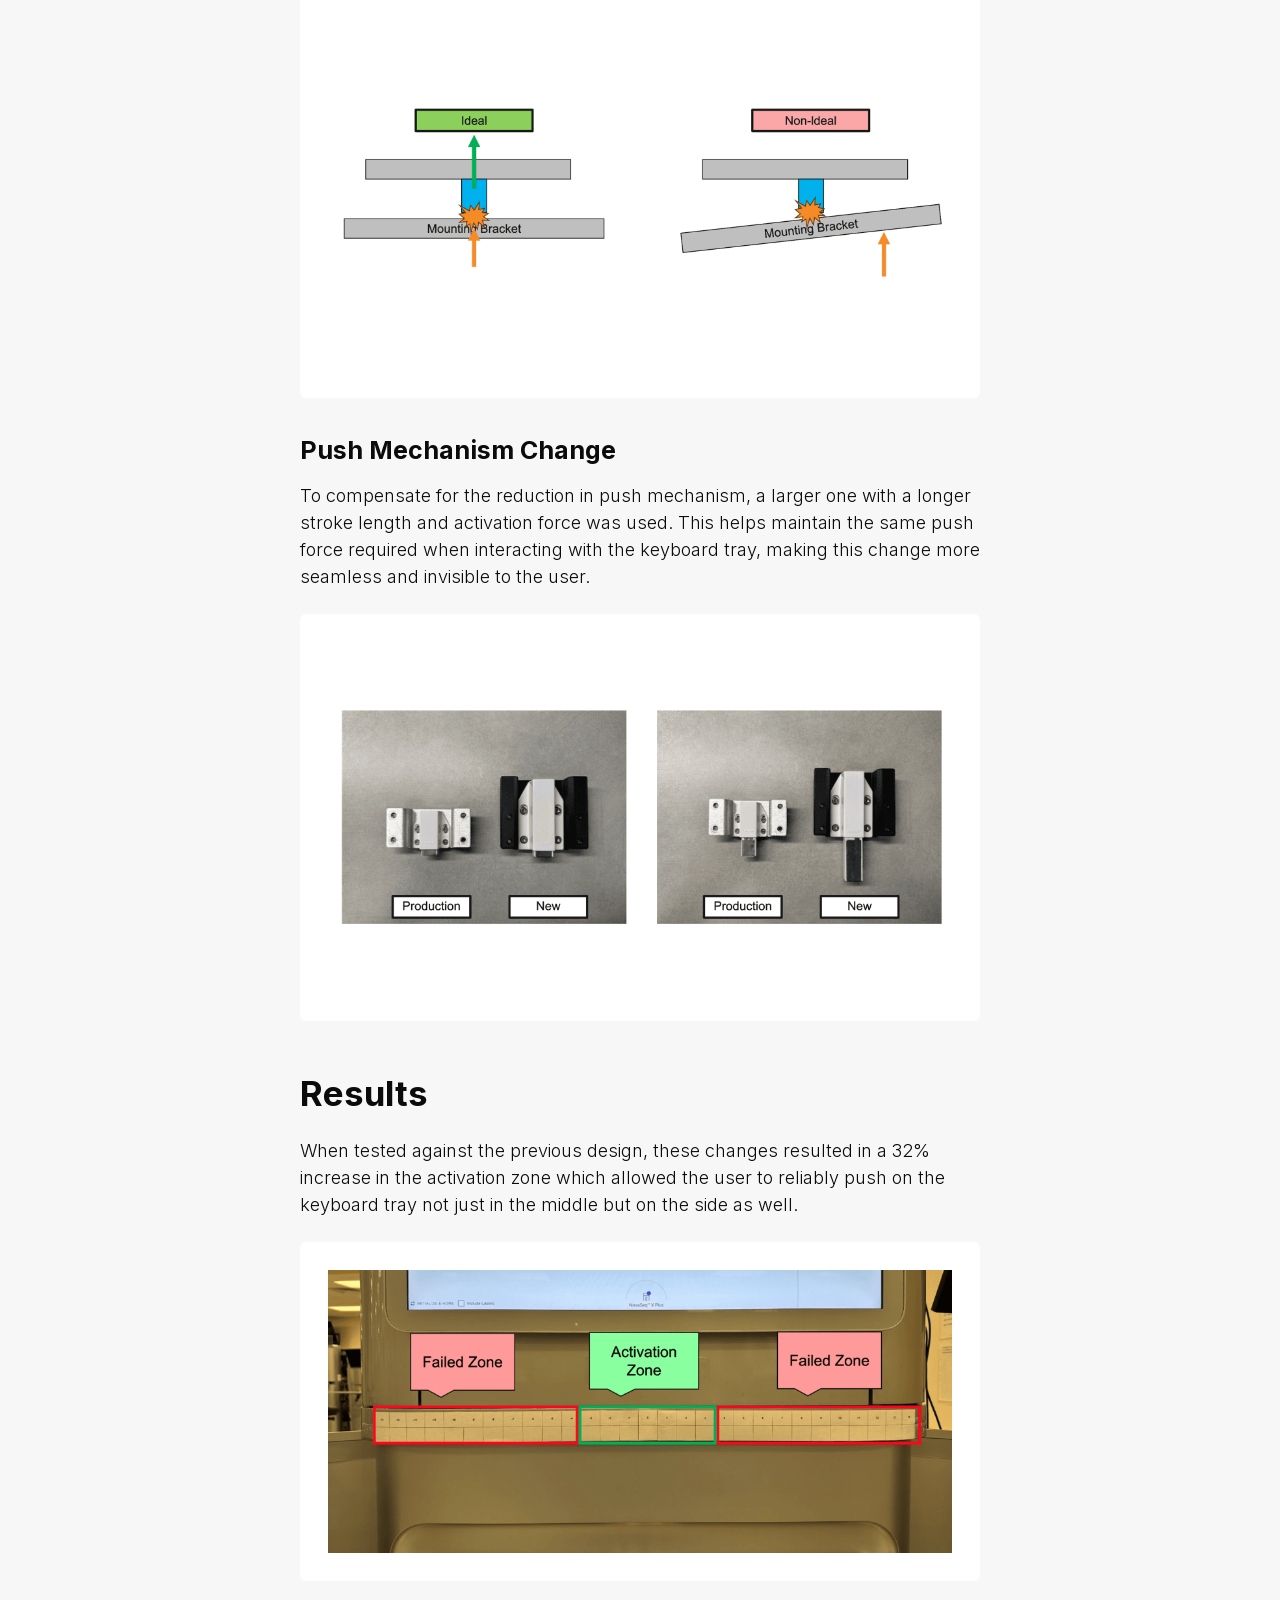
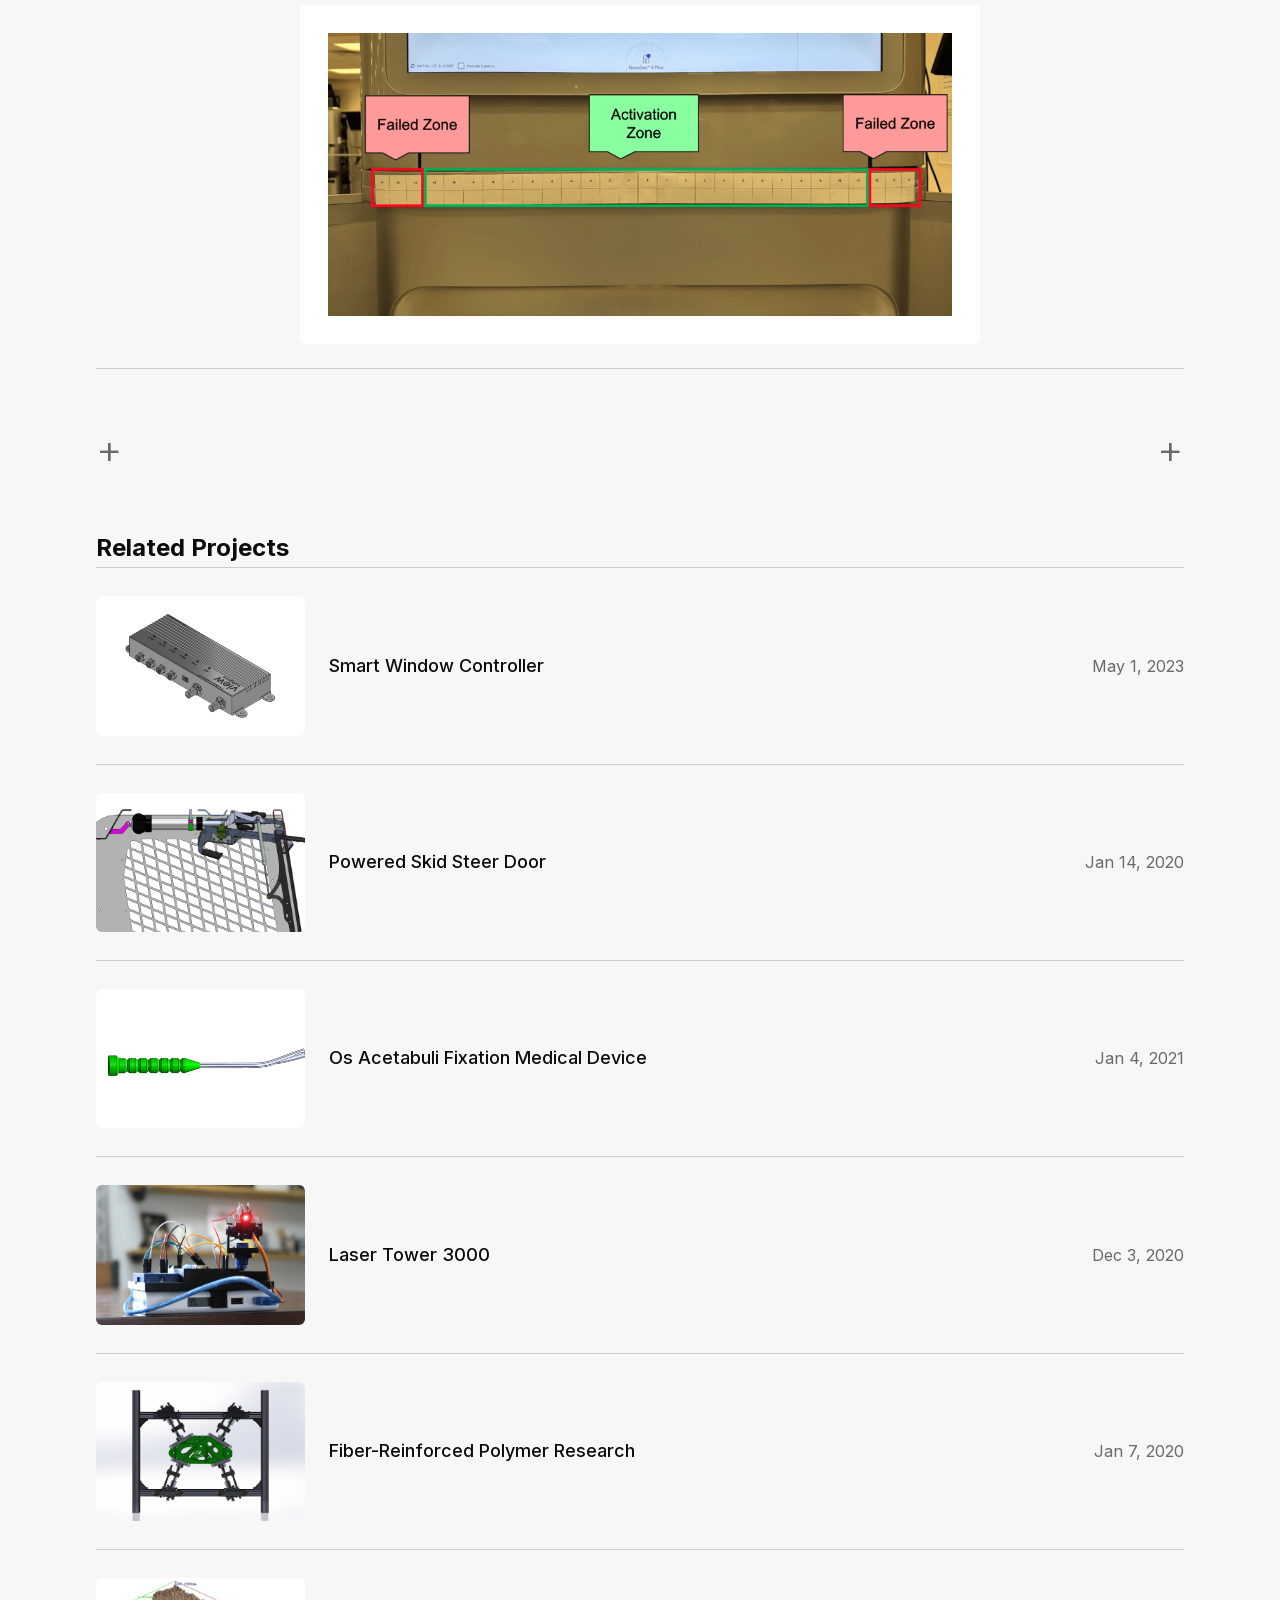
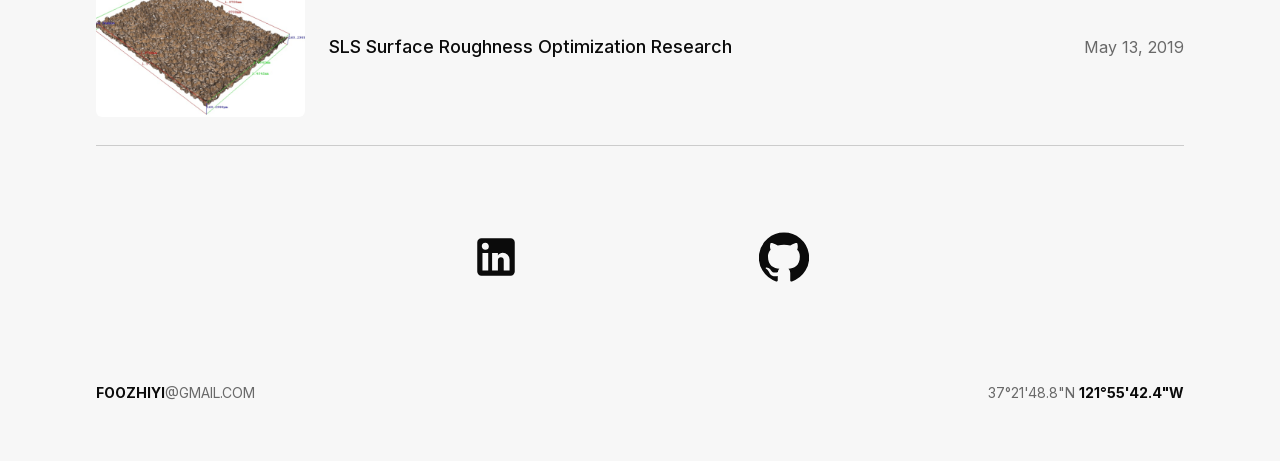
<file: blog/keyboard-tray-redesign/index.html>
<!doctype html>
<html lang="en">
<head>
<meta charset="utf-8">
<meta name="viewport" content="width=device-width, initial-scale=1">
<title>Keyboard Tray Redesign — Foo's Portfolio</title>
<meta name="description" content="Keyboard Tray Redesign: a work project by Zhiyi Foo, 2024.">
<link rel="canonical" href="https://www.zhiyifoo.com/blog/keyboard-tray-redesign/">
<link rel="icon" href="/favicon.jpg" type="image/jpeg">
<meta property="og:type" content="website">
<meta property="og:title" content="Keyboard Tray Redesign — Foo's Portfolio">
<meta property="og:description" content="Keyboard Tray Redesign: a work project by Zhiyi Foo, 2024.">
<meta property="og:url" content="https://www.zhiyifoo.com/blog/keyboard-tray-redesign/">
<meta property="og:image" content="https://www.zhiyifoo.com/assets/images/social-preview.jpg">
<meta name="twitter:card" content="summary_large_image">
<meta name="twitter:title" content="Keyboard Tray Redesign — Foo's Portfolio">
<meta name="twitter:description" content="Keyboard Tray Redesign: a work project by Zhiyi Foo, 2024.">
<meta name="twitter:image" content="https://www.zhiyifoo.com/assets/images/social-preview.jpg">

<link rel="preload" href="/assets/fonts/inter-300.woff2" as="font" type="font/woff2" crossorigin>
<link rel="preload" href="/assets/fonts/source-serif-4-200.woff2" as="font" type="font/woff2" crossorigin>
<link rel="stylesheet" href="/style.css?v=5">

</head>
<body>
<header class="site-header">
  <nav class="site-nav" aria-label="Primary">
      <a href="/">Home</a>
      <a href="/about/">About me</a>
      <a href="/projects/" aria-current="page">Projects</a>
      <a href="/connect/">Connect</a>
  </nav>
</header>
<main>
<a class="post-back" href="/projects/">&larr;</a>
<div class="post-header">
  <h1>Keyboard Tray Redesign</h1>
  <div class="post-meta">
    <span class="post-tag-primary">Work</span>
    <span class="post-tag-year">2024</span>
  </div>
</div>
<article class="post-body">
  <h2>Background</h2>
  <p>The NovaSeq X instrument contains a LED touch display for user interaction as well as an extendable and retractable keyboard tray for additional input methods.</p>
  <img class="post-inline-img" src="/assets/images/2YIvgtGeMYtYPPjqvdlpFAE.jpg" alt="Background — image 1 of 2" loading="lazy">
  <img class="post-inline-img" src="/assets/images/YzuVGAT336ahCxGx2CtMv5rA4.png" alt="Background — image 2 of 2" loading="lazy">
  <p>The keyboard tray uses a push-push mechanism, where the user would push to eject the keyboard tray and push again to retract it, similar to modern concealed doors.</p>
  <div class="post-video"><iframe src="https://www.youtube.com/embed/JZxBP2saKkc?t=55&start=55&iv_load_policy=3&rel=0&modestbranding=1&playsinline=1&autoplay=0" title="Metal Magnetic Touch Latch ML-ZN80" loading="lazy" allowfullscreen></iframe></div>
  <p class="img-caption">Example of magnetic push-push mechanism used in concealed doors</p>
<h2>Problem Statement</h2>
  <p>The previous mechanism presented reliability issues because users were unable to consistently eject or retract the keyboard tray after pushing. This created a lot of frustration as the keyboard tray is an element of the instrument that the customer would interact with on a daily basis, which has negatively impacted the user experience and perceived quality of the product.</p>
  <p>The issue was so widespread that a dedicated troubleshooting guide was released to help customers resolve it.</p>
  <img class="post-inline-img" src="/assets/images/xb9SCIzXffPFXqdOfHByzwpEGA4.png" alt="Problem Statement" loading="lazy">
  <p>Thus, the goal of this project was to identify the root cause of this issue and redesign the mechanism to enhance the user experience.</p>
<h2>Root Cause</h2>
  <p>The instrument contained 3 push mechanisms that interacted with a sheet metal mounting bracket underneath the keyboard tray.</p>
    <img class="post-inline-img" src="/assets/images/VHZtjKRnsjCWLeUwCsqkUEJ5MII.png" alt="Root Cause — image 1 of 2" loading="lazy">
  <img class="post-inline-img" src="/assets/images/lbo5MBxGMQbTUSiYRekrulwmLSo.png" alt="Root Cause — image 2 of 2" loading="lazy">
<h2>Magnet Contact Area</h2>
  <p>The previous design had insufficient contact area between the push mechanisms and the mounting bracket, resulting in the inability of the push mechanism to properly keep the keyboard tray retracted.</p>
    <img class="post-inline-img" src="/assets/images/MSn4quVPO2Rma33HOlXTxRmmqus.png" alt="Magnet Contact Area" loading="lazy">
<h2>Out of Sync Push Mechanism</h2>
  <p>The intended design assumes ideal tolerances across all the push mechanisms, which will allow the mounting bracket to make even contact with each of them when pushed. However the mixture of the push mechanism stroke length, activation force and mounting bracket position variance causes an uneven force distribution, resulting in scenarios where only several push mechanisms are activated at once.</p>
  <img class="post-inline-img" src="/assets/images/eGR3gJwuvgFk0ozwMxlZSK9bzHU.png" alt="Out of Sync Push Mechanism — image 1 of 2" loading="lazy">
  <p>This means that the push zone is limited to the center of the keyboard tray as that provides the more evenly distributed force.</p>
  <img class="post-inline-img" src="/assets/images/bw76LMMtiswbFkgJ2dnZHIrUJtU.png" alt="Out of Sync Push Mechanism — image 2 of 2" loading="lazy">
<h2>Redesign</h2>
<h3>Mounting Bracket</h3>
  <p>The mounting bracket was redesigned to increase the contact surface area with the magnetic push mechanism.</p>
    <img class="post-inline-img" src="/assets/images/NEpPFT1nq8EZ9SzXqDgvhjQE.png" alt="Redesign — Mounting Bracket" loading="lazy">
<h3>Push Mechanism Quantity Reduction</h3>
  <p>The number of push mechanisms was decreased from 3 to 1. This removes all sync issues and allows the singular push mechanism to act as a pivot point, even when force is applied off center.</p>
    <img class="post-inline-img" src="/assets/images/L4lzlZnzPCRWUfxrbbCKYExXg.png" alt="Push Mechanism Quantity Reduction" loading="lazy">
<h3>Push Mechanism Change</h3>
  <p>To compensate for the reduction in push mechanism, a larger one with a longer stroke length and activation force was used. This helps maintain the same push force required when interacting with the keyboard tray, making this change more seamless and invisible to the user.</p>
    <img class="post-inline-img" src="/assets/images/fvykGa1ucR6dTdDQhB0rHRi7SuI.png" alt="Push Mechanism Change" loading="lazy">
<h2>Results</h2>
  <p>When tested against the previous design, these changes resulted in a 32% increase in the activation zone which allowed the user to reliably push on the keyboard tray not just in the middle but on the side as well.</p>

    <img class="post-inline-img" src="/assets/images/Lwbui4MwvpbaKJ5vpuY9Imka5qc.png" alt="Results — image 1 of 2" loading="lazy">
  <img class="post-inline-img" src="/assets/images/rNe3KHhHRv3MsbkTKj9X9bsz7I.png" alt="Results — image 2 of 2" loading="lazy">
</article>
<div class="divider"></div>
<div class="plus-row"><span>+</span><span>+</span></div>
<section><h2>Related Projects</h2>
  <ul class="related-list">
    <li>
      <a href="/blog/smart-window-controller/"><img src="/assets/images/5frBtigNopoTHM0HJR0UfnNRk.png" alt="Smart Window Controller" loading="lazy"><span class="related-body"><span class="related-title">Smart Window Controller</span><span class="related-date">May 1, 2023</span></span></a>
    </li>
    <li>
      <a href="/blog/skid-steer/"><img src="/assets/images/eCpWrNoF2X66r9lpj5Oin32Cck.png" alt="Powered Skid Steer Door" loading="lazy"><span class="related-body"><span class="related-title">Powered Skid Steer Door</span><span class="related-date">Jan 14, 2020</span></span></a>
    </li>
    <li>
      <a href="/blog/medical-device/"><img src="/assets/images/nxQyZoCD0BoiEoczzSbfapt1SDU.png" alt="Os Acetabuli Fixation Medical Device" loading="lazy"><span class="related-body"><span class="related-title">Os Acetabuli Fixation Medical Device</span><span class="related-date">Jan 4, 2021</span></span></a>
    </li>
    <li>
      <a href="/blog/laser-tower-3000/"><img src="/assets/images/YfIpHpGZe1prOn2dY5EfyfY7T8.jpg" alt="Laser Tower 3000" loading="lazy"><span class="related-body"><span class="related-title">Laser Tower 3000</span><span class="related-date">Dec 3, 2020</span></span></a>
    </li>
    <li>
      <a href="/blog/fiber-reinforced-polymer/"><img src="/assets/images/zynTdYoy4vK3DTBPftiARij4I.jpg" alt="Fiber-Reinforced Polymer Research" loading="lazy"><span class="related-body"><span class="related-title">Fiber-Reinforced Polymer Research</span><span class="related-date">Jan 7, 2020</span></span></a>
    </li>
    <li>
      <a href="/blog/sls-surface-roughness/"><img src="/assets/images/SXJ0oo3cZv0EvZqjjfDj9oAczbA.png" alt="SLS Surface Roughness Optimization Research" loading="lazy"><span class="related-body"><span class="related-title">SLS Surface Roughness Optimization Research</span><span class="related-date">May 13, 2019</span></span></a>
    </li>
</ul>
</section>

<div class="social-row">
  <a href="https://www.linkedin.com/in/zhiyifoo/" target="_blank" rel="noopener" aria-label="LinkedIn"><svg viewBox="0 0 24 24" fill="currentColor"><path d="M19 3a2 2 0 0 1 2 2v14a2 2 0 0 1-2 2H5a2 2 0 0 1-2-2V5a2 2 0 0 1 2-2h14m-.5 15.5v-5.3a3.26 3.26 0 0 0-3.26-3.26c-.85 0-1.84.52-2.32 1.3v-1.11h-2.79v8.37h2.79v-4.93c0-.77.62-1.4 1.39-1.4a1.4 1.4 0 0 1 1.4 1.4v4.93h2.79M6.88 8.56a1.68 1.68 0 0 0 1.68-1.68c0-.93-.75-1.69-1.68-1.69a1.69 1.69 0 0 0-1.69 1.69c0 .93.76 1.68 1.69 1.68m1.39 9.94v-8.37H5.5v8.37h2.77z"/></svg></a>
  <a href="https://github.com/zhiyifoo" target="_blank" rel="noopener" aria-label="GitHub"><svg viewBox="0 0 24 24" fill="currentColor"><path d="M12 .3a12 12 0 0 0-3.8 23.4c.6.1.8-.3.8-.6v-2c-3.3.7-4-1.6-4-1.6-.6-1.4-1.4-1.8-1.4-1.8-1-.7.1-.7.1-.7 1.2 0 1.9 1.2 1.9 1.2 1 1.8 2.8 1.3 3.5 1 0-.8.4-1.3.7-1.6-2.7-.3-5.5-1.3-5.5-6 0-1.2.5-2.3 1.3-3.1-.2-.4-.6-1.6 0-3.2 0 0 1-.3 3.4 1.2a11.5 11.5 0 0 1 6 0c2.3-1.5 3.3-1.2 3.3-1.2.6 1.6.2 2.8 0 3.2.9.8 1.3 1.9 1.3 3.2 0 4.6-2.8 5.6-5.5 5.9.5.4.9 1 .9 2.2v3.3c0 .3.1.7.8.6A12 12 0 0 0 12 .3"/></svg></a>
</div>

</main>
<footer class="site-footer">
  <a href="mailto:foozhiyi@gmail.com"><strong>FOOZHIYI</strong>@GMAIL.COM</a>
  <a class="location" href="https://www.google.com/maps/place/San+Francisco+Bay+Area,+CA/@37.8778835,-123.0797015,9z/data=!3m1!4b1!4m6!3m5!1s0x808583a3a688d7b5:0x8c891b8457461fa9!8m2!3d37.8271784!4d-122.2913078!16zL20vMDZwdnI?entry=ttu" target="_blank" rel="noopener">37&deg;21'48.8"N <strong>121&deg;55'42.4"W</strong></a>
</footer>
</body>
</html>
</file>
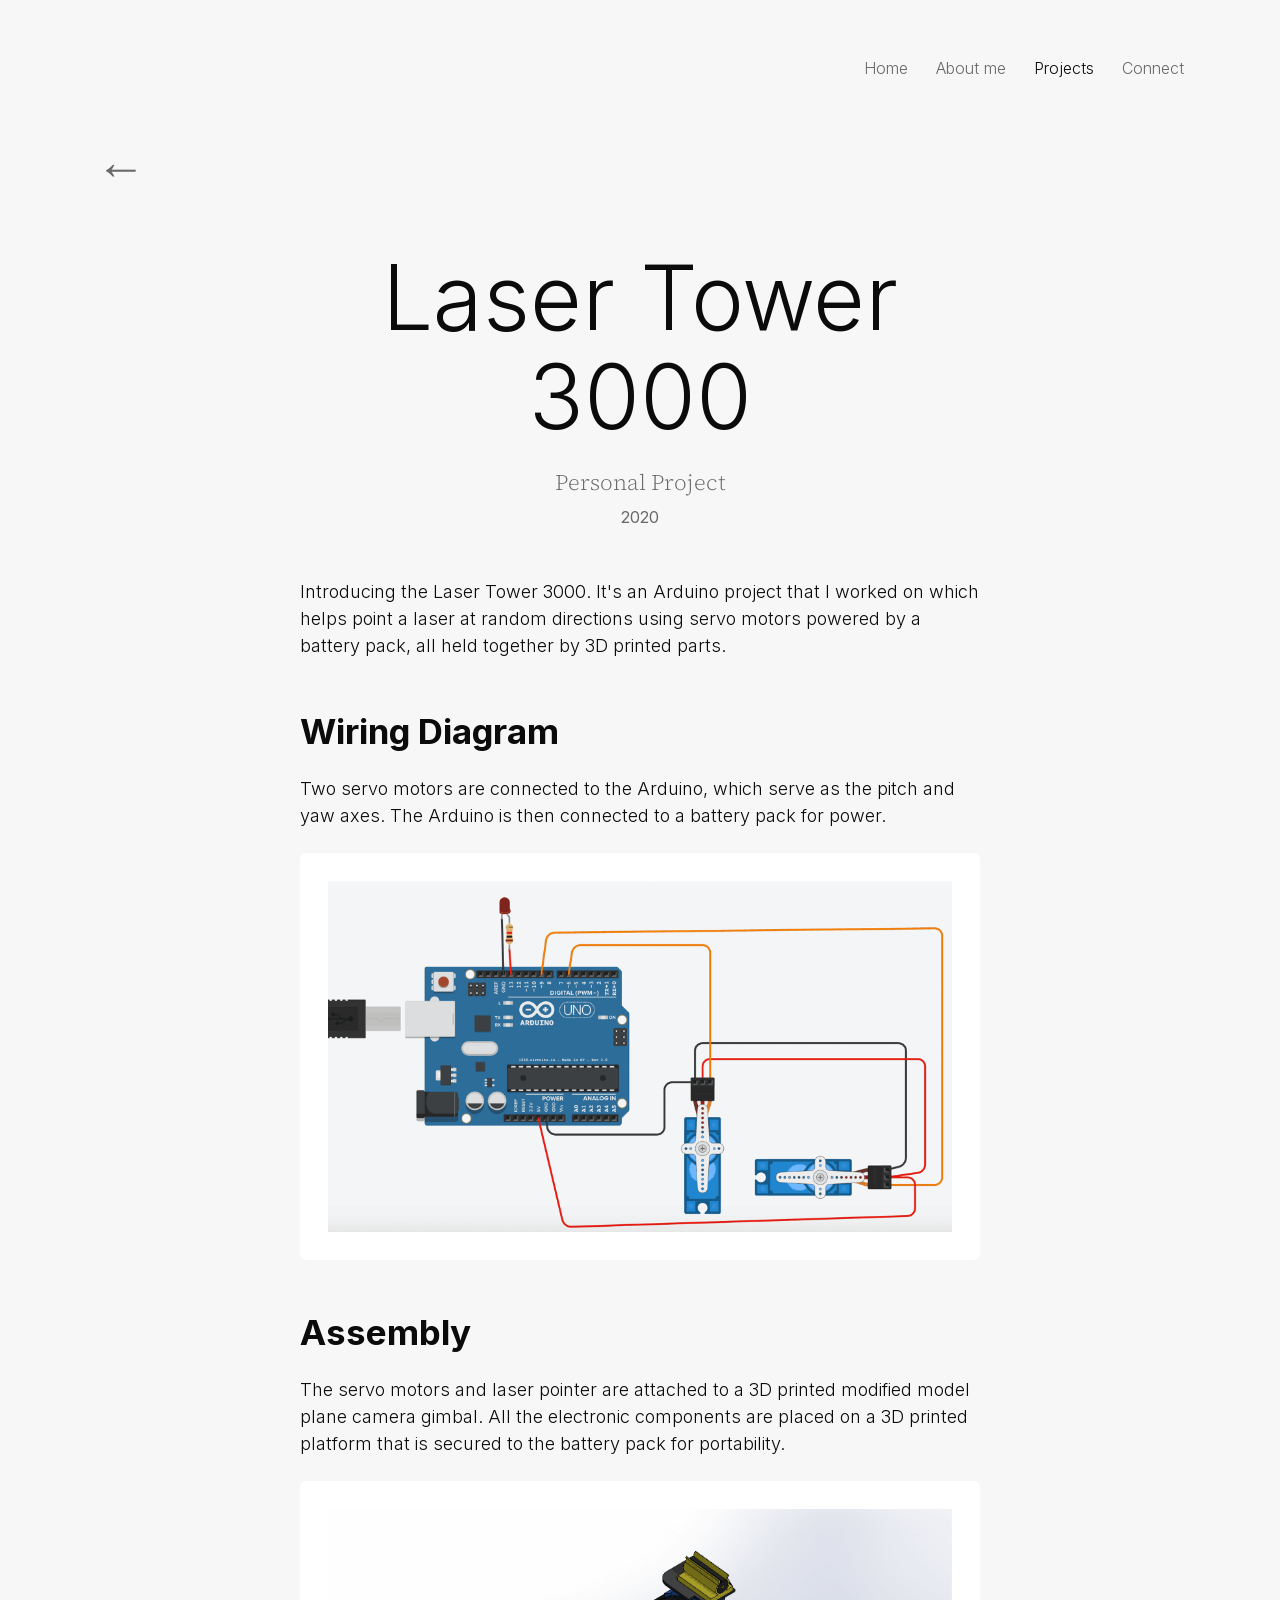
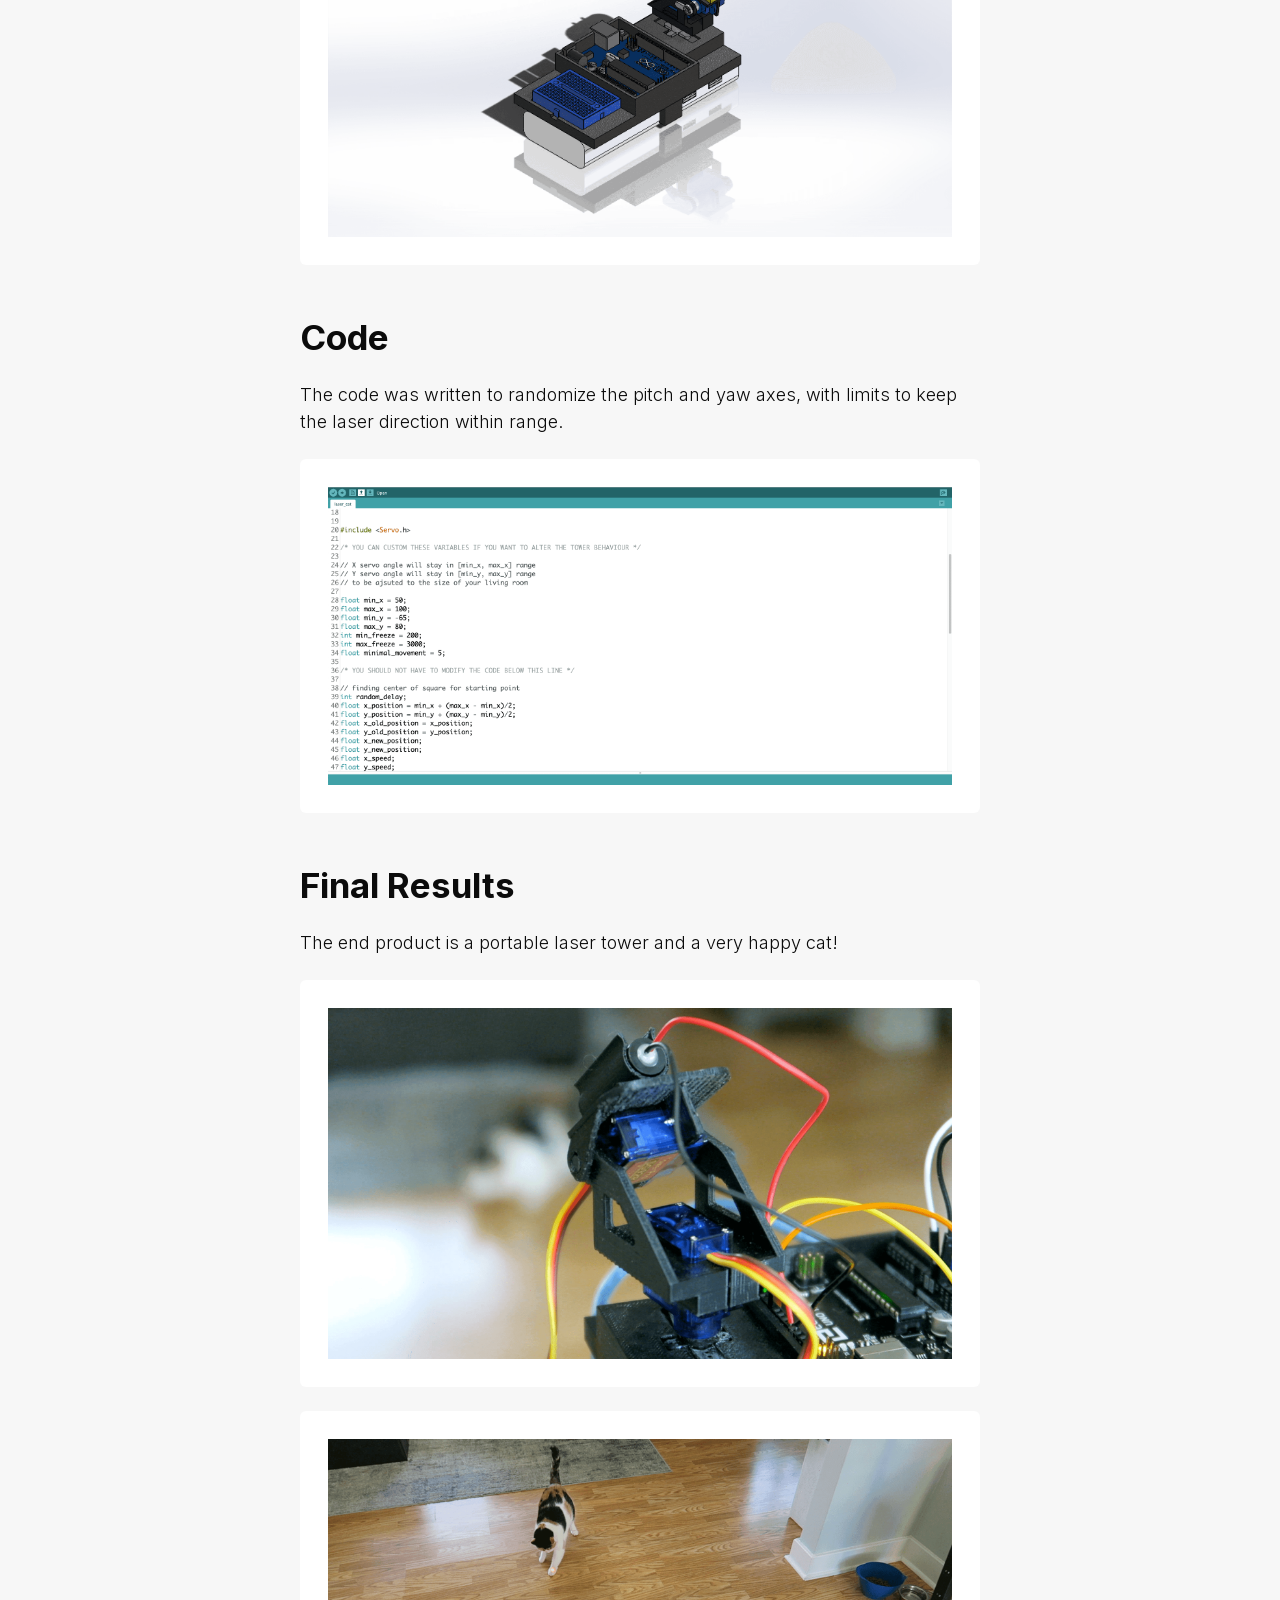
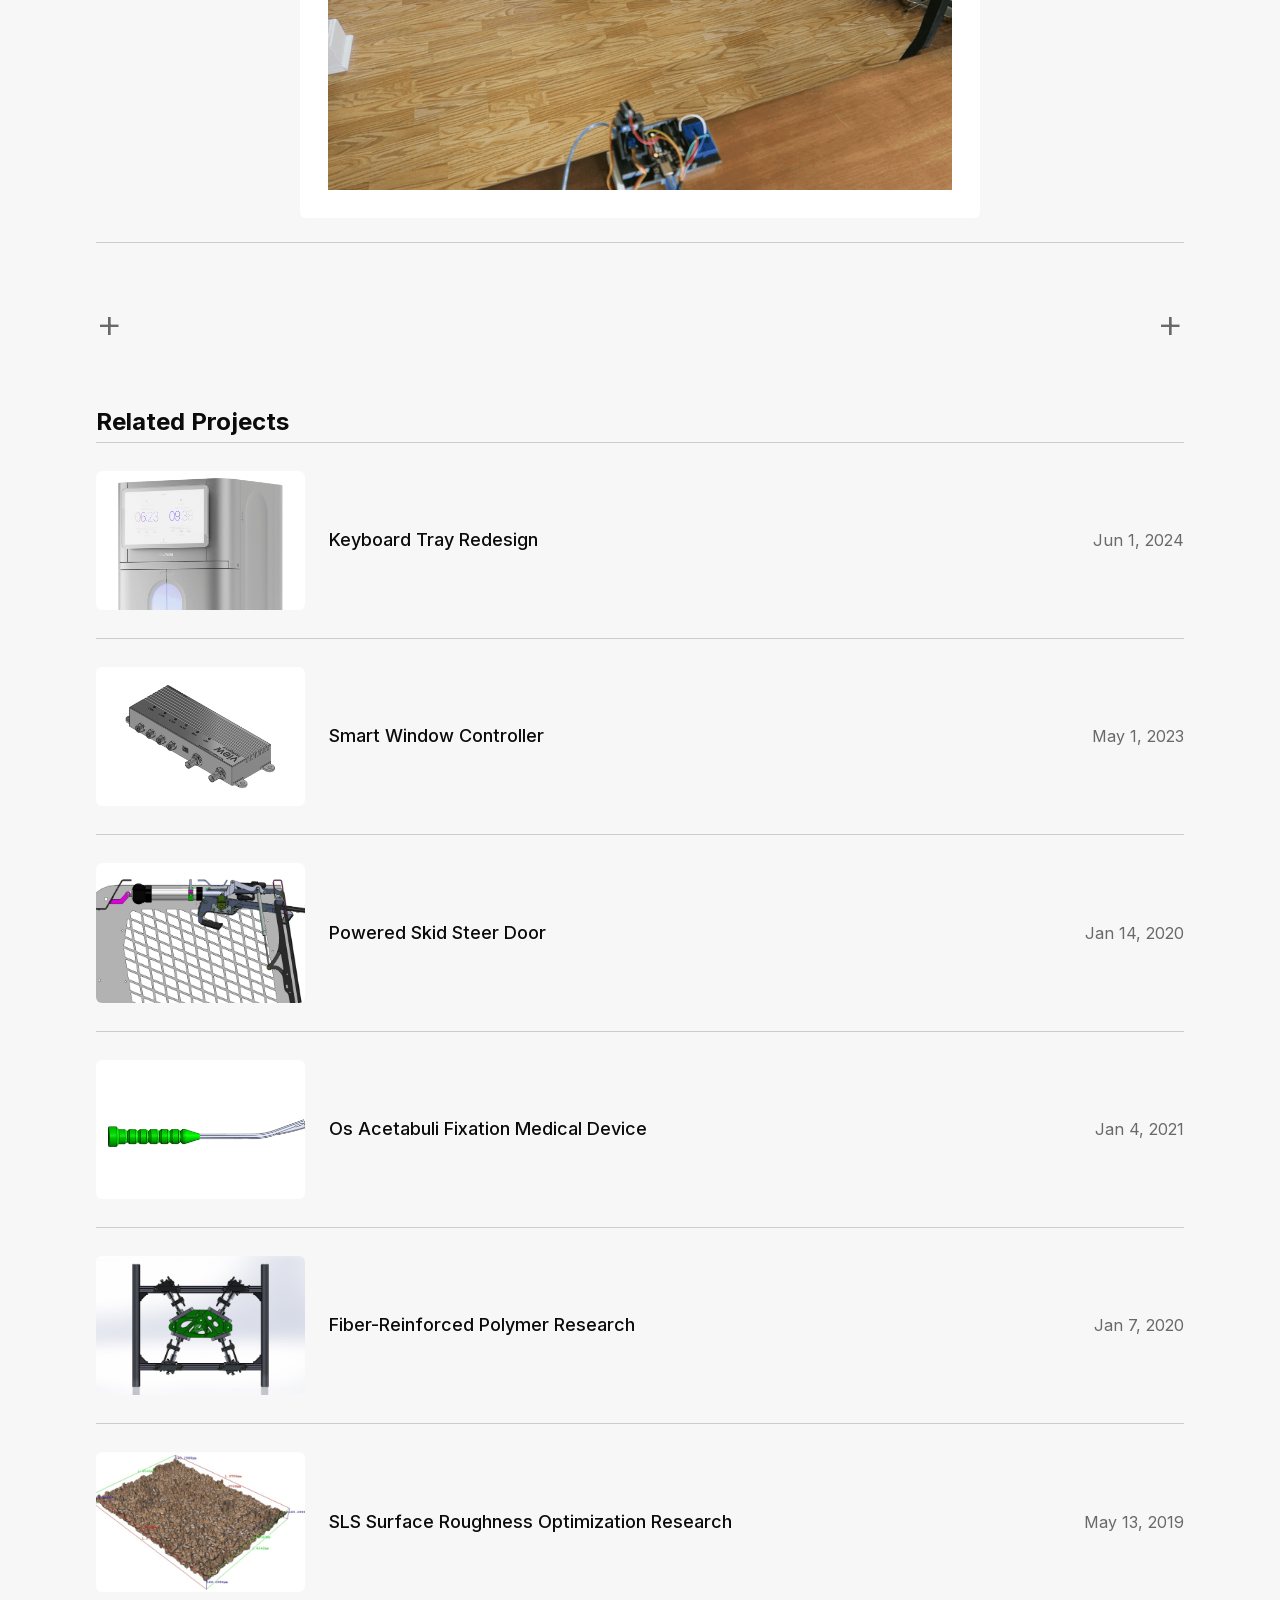
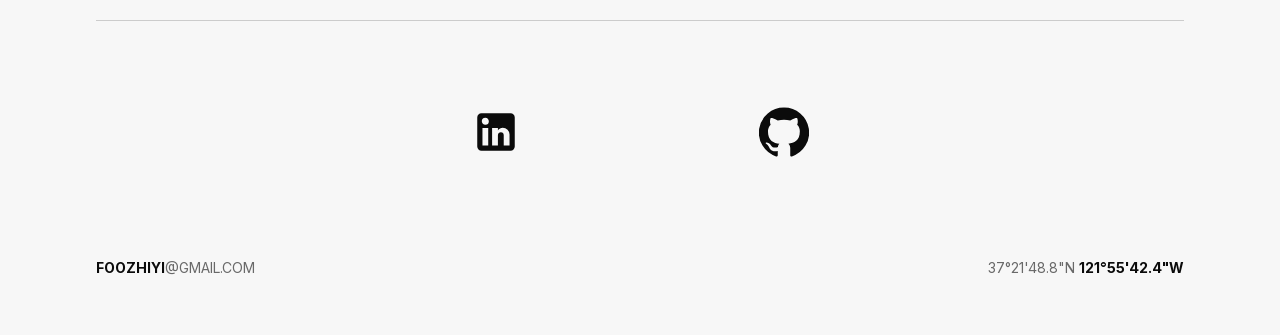
<file: blog/laser-tower-3000/index.html>
<!doctype html>
<html lang="en">
<head>
<meta charset="utf-8">
<meta name="viewport" content="width=device-width, initial-scale=1">
<title>Laser Tower 3000 — Foo's Portfolio</title>
<meta name="description" content="Laser Tower 3000: a personal project project by Zhiyi Foo, 2020.">
<link rel="canonical" href="https://www.zhiyifoo.com/blog/laser-tower-3000/">
<link rel="icon" href="/favicon.jpg" type="image/jpeg">
<meta property="og:type" content="website">
<meta property="og:title" content="Laser Tower 3000 — Foo's Portfolio">
<meta property="og:description" content="Laser Tower 3000: a personal project project by Zhiyi Foo, 2020.">
<meta property="og:url" content="https://www.zhiyifoo.com/blog/laser-tower-3000/">
<meta property="og:image" content="https://www.zhiyifoo.com/assets/images/social-preview.jpg">
<meta name="twitter:card" content="summary_large_image">
<meta name="twitter:title" content="Laser Tower 3000 — Foo's Portfolio">
<meta name="twitter:description" content="Laser Tower 3000: a personal project project by Zhiyi Foo, 2020.">
<meta name="twitter:image" content="https://www.zhiyifoo.com/assets/images/social-preview.jpg">

<link rel="preload" href="/assets/fonts/inter-300.woff2" as="font" type="font/woff2" crossorigin>
<link rel="preload" href="/assets/fonts/source-serif-4-200.woff2" as="font" type="font/woff2" crossorigin>
<link rel="stylesheet" href="/style.css?v=5">

</head>
<body>
<header class="site-header">
  <nav class="site-nav" aria-label="Primary">
      <a href="/">Home</a>
      <a href="/about/">About me</a>
      <a href="/projects/" aria-current="page">Projects</a>
      <a href="/connect/">Connect</a>
  </nav>
</header>
<main>
<a class="post-back" href="/projects/">&larr;</a>
<div class="post-header">
  <h1>Laser Tower 3000</h1>
  <div class="post-meta">
    <span class="post-tag-primary">Personal Project</span>
    <span class="post-tag-year">2020</span>
  </div>
</div>
<article class="post-body">
  <p>Introducing the Laser Tower 3000. It's an Arduino project that I worked on which helps point a laser at random directions using servo motors powered by a battery pack, all held together by 3D printed parts.</p>
  <h2>Wiring Diagram</h2>
  <p>Two servo motors are connected to the Arduino, which serve as the pitch and yaw axes. The Arduino is then connected to a battery pack for power.</p>
    <img class="post-inline-img" src="/assets/images/z72LZLzKd653O2KLdWcJp6Q3c0.png" alt="Wiring Diagram" loading="lazy">
<h2>Assembly</h2>
  <p>The servo motors and laser pointer are attached to a 3D printed modified model plane camera gimbal. All the electronic components are placed on a 3D printed platform that is secured to the battery pack for portability.</p>
    <img class="post-inline-img" src="/assets/images/hpNauLi7dXJ1Rvwt8flpaHYPC8.png" alt="Assembly" loading="lazy">
<h2>Code</h2>
  <p>The code was written to randomize the pitch and yaw axes, with limits to keep the laser direction within range.</p>
    <img class="post-inline-img" src="/assets/images/WKLkLhqBwyu3TFQDHEwLQ8MvEVg.png" alt="Code" loading="lazy">
<h2>Final Results</h2>
  <p>The end product is a portable laser tower and a very happy cat!</p>

    <img class="post-inline-img" src="/assets/images/fwBqT9QqT4m3fG2KQQzfp5lyJ5g.png" alt="Final Results — image 1 of 2" loading="lazy">
  <img class="post-inline-img" src="/assets/images/gVxsQ4hjX4ugqVLSmwKtyePig.png" alt="Final Results — image 2 of 2" loading="lazy">
</article>
<div class="divider"></div>
<div class="plus-row"><span>+</span><span>+</span></div>
<section><h2>Related Projects</h2>
  <ul class="related-list">
    <li>
      <a href="/blog/keyboard-tray-redesign/"><img src="/assets/images/853QXZnCTzpKDfgBO0kim4AKkM.png" alt="Keyboard Tray Redesign" loading="lazy"><span class="related-body"><span class="related-title">Keyboard Tray Redesign</span><span class="related-date">Jun 1, 2024</span></span></a>
    </li>
    <li>
      <a href="/blog/smart-window-controller/"><img src="/assets/images/5frBtigNopoTHM0HJR0UfnNRk.png" alt="Smart Window Controller" loading="lazy"><span class="related-body"><span class="related-title">Smart Window Controller</span><span class="related-date">May 1, 2023</span></span></a>
    </li>
    <li>
      <a href="/blog/skid-steer/"><img src="/assets/images/eCpWrNoF2X66r9lpj5Oin32Cck.png" alt="Powered Skid Steer Door" loading="lazy"><span class="related-body"><span class="related-title">Powered Skid Steer Door</span><span class="related-date">Jan 14, 2020</span></span></a>
    </li>
    <li>
      <a href="/blog/medical-device/"><img src="/assets/images/nxQyZoCD0BoiEoczzSbfapt1SDU.png" alt="Os Acetabuli Fixation Medical Device" loading="lazy"><span class="related-body"><span class="related-title">Os Acetabuli Fixation Medical Device</span><span class="related-date">Jan 4, 2021</span></span></a>
    </li>
    <li>
      <a href="/blog/fiber-reinforced-polymer/"><img src="/assets/images/zynTdYoy4vK3DTBPftiARij4I.jpg" alt="Fiber-Reinforced Polymer Research" loading="lazy"><span class="related-body"><span class="related-title">Fiber-Reinforced Polymer Research</span><span class="related-date">Jan 7, 2020</span></span></a>
    </li>
    <li>
      <a href="/blog/sls-surface-roughness/"><img src="/assets/images/SXJ0oo3cZv0EvZqjjfDj9oAczbA.png" alt="SLS Surface Roughness Optimization Research" loading="lazy"><span class="related-body"><span class="related-title">SLS Surface Roughness Optimization Research</span><span class="related-date">May 13, 2019</span></span></a>
    </li>
</ul>
</section>

<div class="social-row">
  <a href="https://www.linkedin.com/in/zhiyifoo/" target="_blank" rel="noopener" aria-label="LinkedIn"><svg viewBox="0 0 24 24" fill="currentColor"><path d="M19 3a2 2 0 0 1 2 2v14a2 2 0 0 1-2 2H5a2 2 0 0 1-2-2V5a2 2 0 0 1 2-2h14m-.5 15.5v-5.3a3.26 3.26 0 0 0-3.26-3.26c-.85 0-1.84.52-2.32 1.3v-1.11h-2.79v8.37h2.79v-4.93c0-.77.62-1.4 1.39-1.4a1.4 1.4 0 0 1 1.4 1.4v4.93h2.79M6.88 8.56a1.68 1.68 0 0 0 1.68-1.68c0-.93-.75-1.69-1.68-1.69a1.69 1.69 0 0 0-1.69 1.69c0 .93.76 1.68 1.69 1.68m1.39 9.94v-8.37H5.5v8.37h2.77z"/></svg></a>
  <a href="https://github.com/zhiyifoo" target="_blank" rel="noopener" aria-label="GitHub"><svg viewBox="0 0 24 24" fill="currentColor"><path d="M12 .3a12 12 0 0 0-3.8 23.4c.6.1.8-.3.8-.6v-2c-3.3.7-4-1.6-4-1.6-.6-1.4-1.4-1.8-1.4-1.8-1-.7.1-.7.1-.7 1.2 0 1.9 1.2 1.9 1.2 1 1.8 2.8 1.3 3.5 1 0-.8.4-1.3.7-1.6-2.7-.3-5.5-1.3-5.5-6 0-1.2.5-2.3 1.3-3.1-.2-.4-.6-1.6 0-3.2 0 0 1-.3 3.4 1.2a11.5 11.5 0 0 1 6 0c2.3-1.5 3.3-1.2 3.3-1.2.6 1.6.2 2.8 0 3.2.9.8 1.3 1.9 1.3 3.2 0 4.6-2.8 5.6-5.5 5.9.5.4.9 1 .9 2.2v3.3c0 .3.1.7.8.6A12 12 0 0 0 12 .3"/></svg></a>
</div>

</main>
<footer class="site-footer">
  <a href="mailto:foozhiyi@gmail.com"><strong>FOOZHIYI</strong>@GMAIL.COM</a>
  <a class="location" href="https://www.google.com/maps/place/San+Francisco+Bay+Area,+CA/@37.8778835,-123.0797015,9z/data=!3m1!4b1!4m6!3m5!1s0x808583a3a688d7b5:0x8c891b8457461fa9!8m2!3d37.8271784!4d-122.2913078!16zL20vMDZwdnI?entry=ttu" target="_blank" rel="noopener">37&deg;21'48.8"N <strong>121&deg;55'42.4"W</strong></a>
</footer>
</body>
</html>
</file>
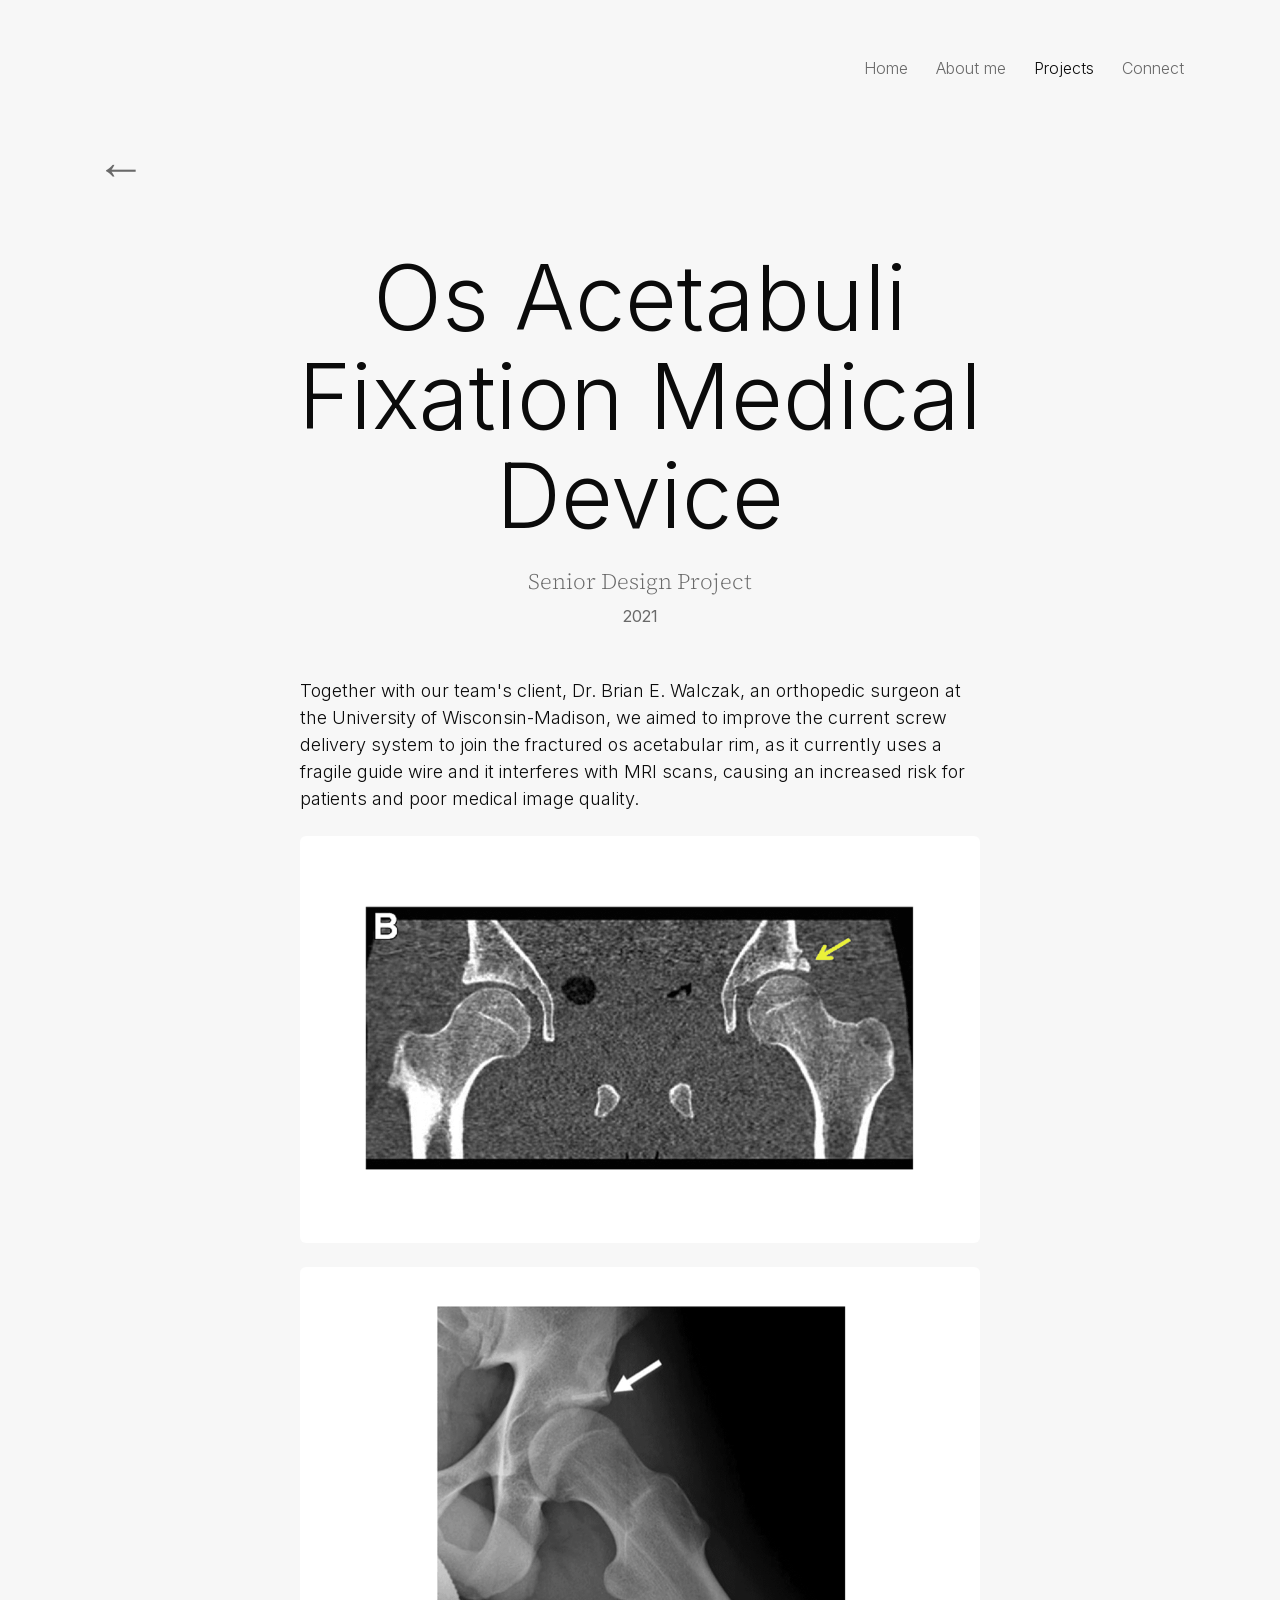
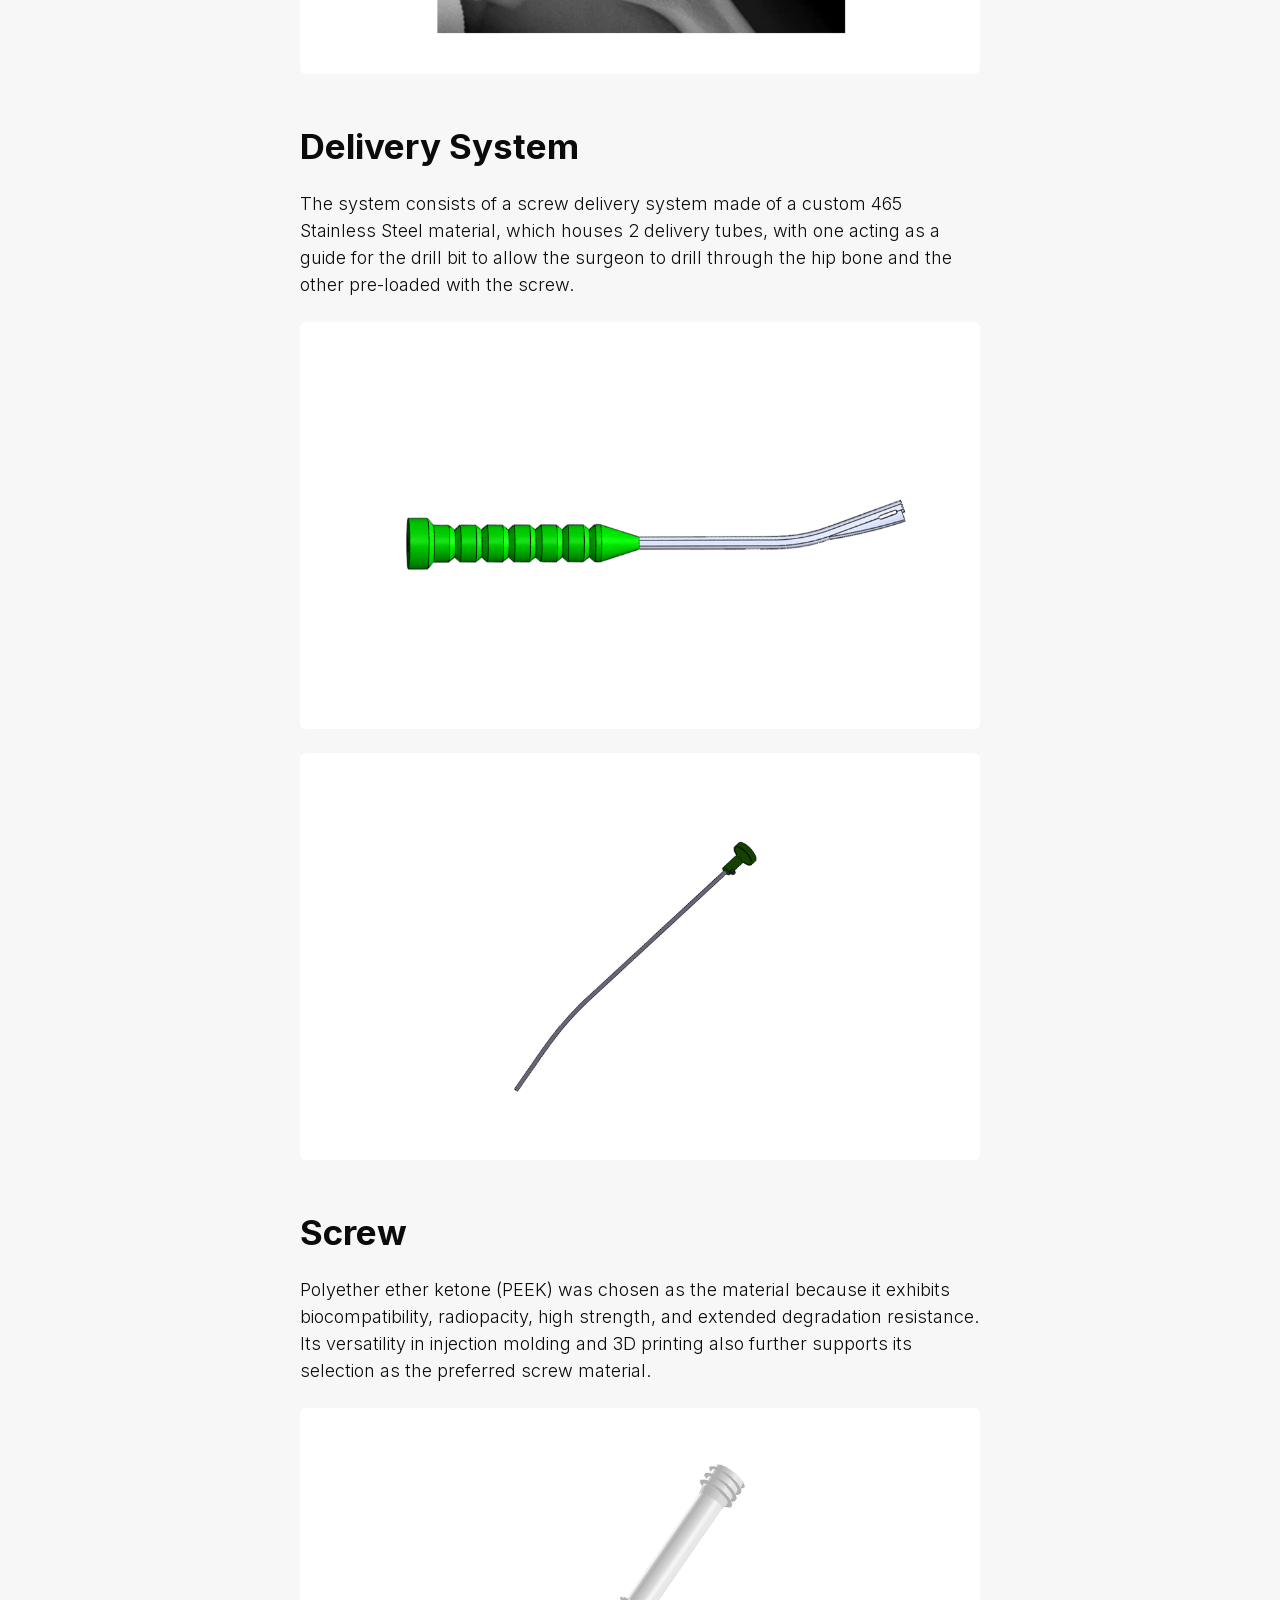
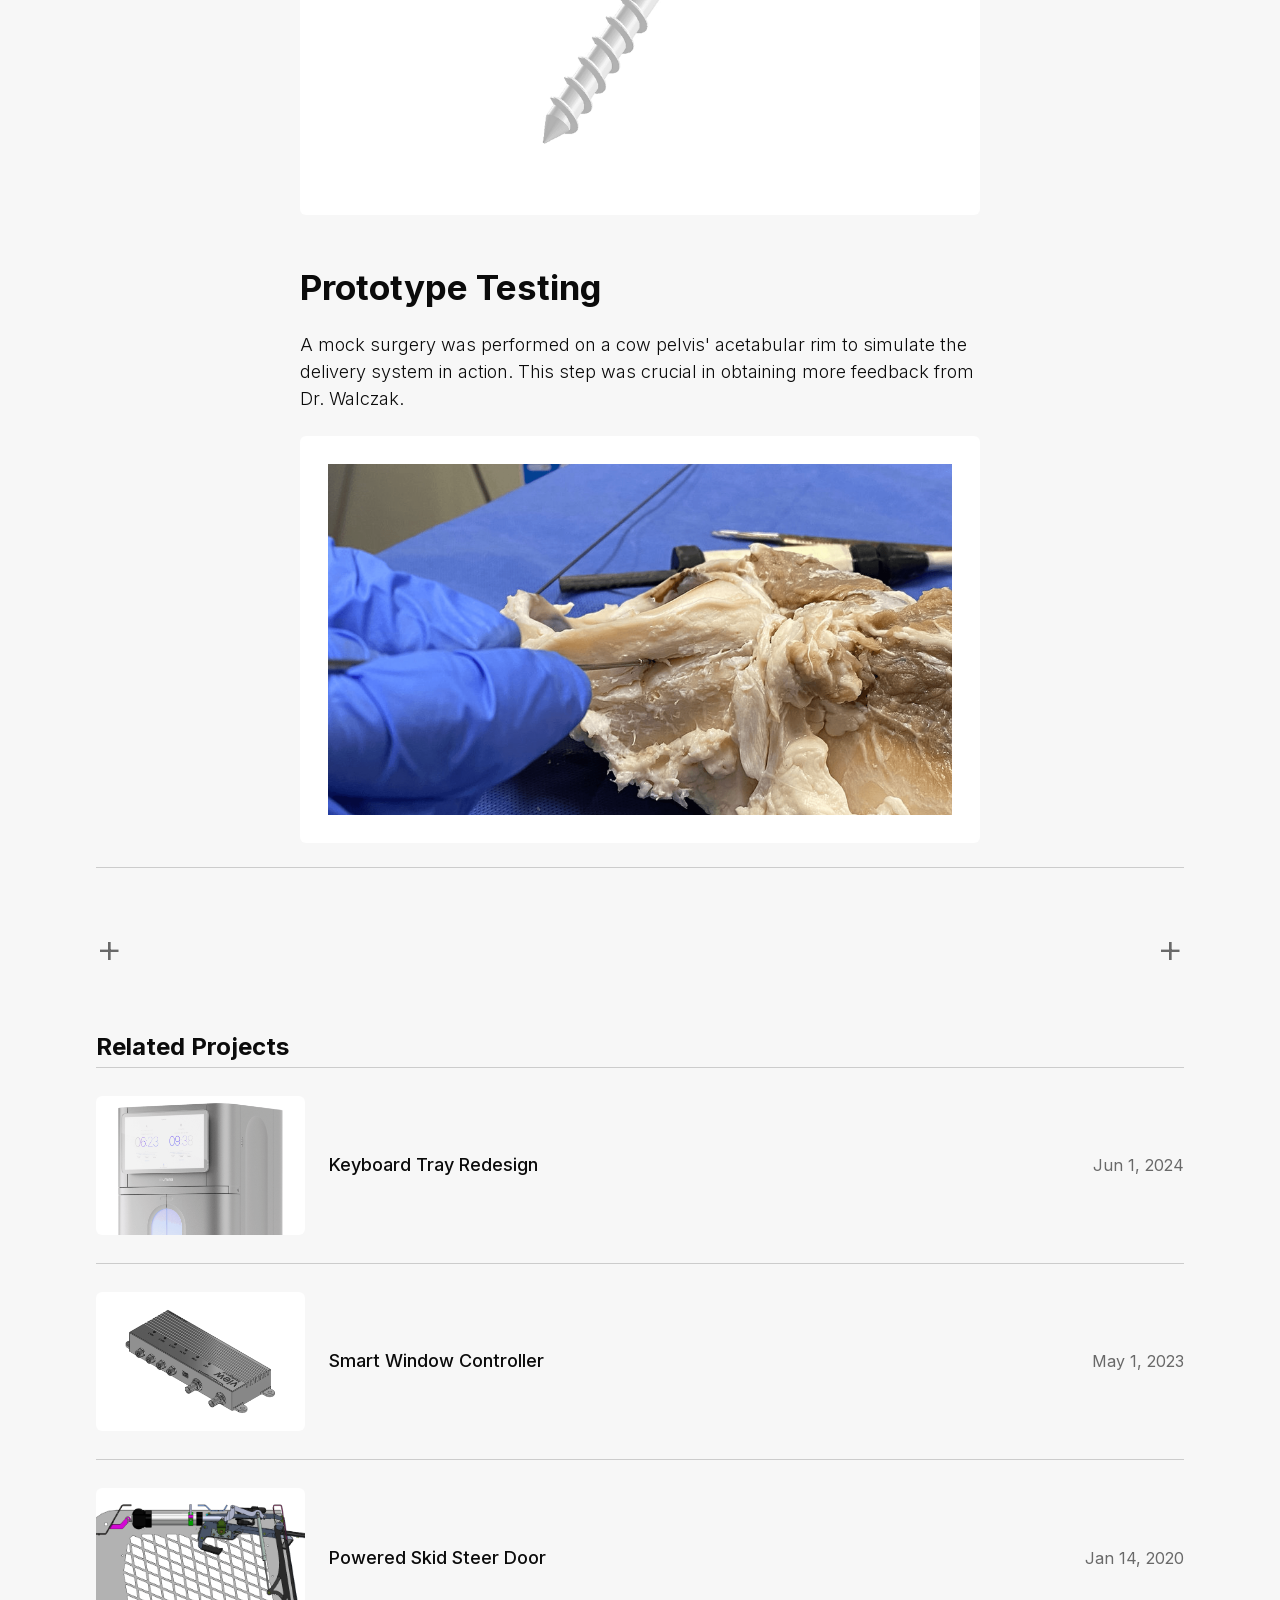
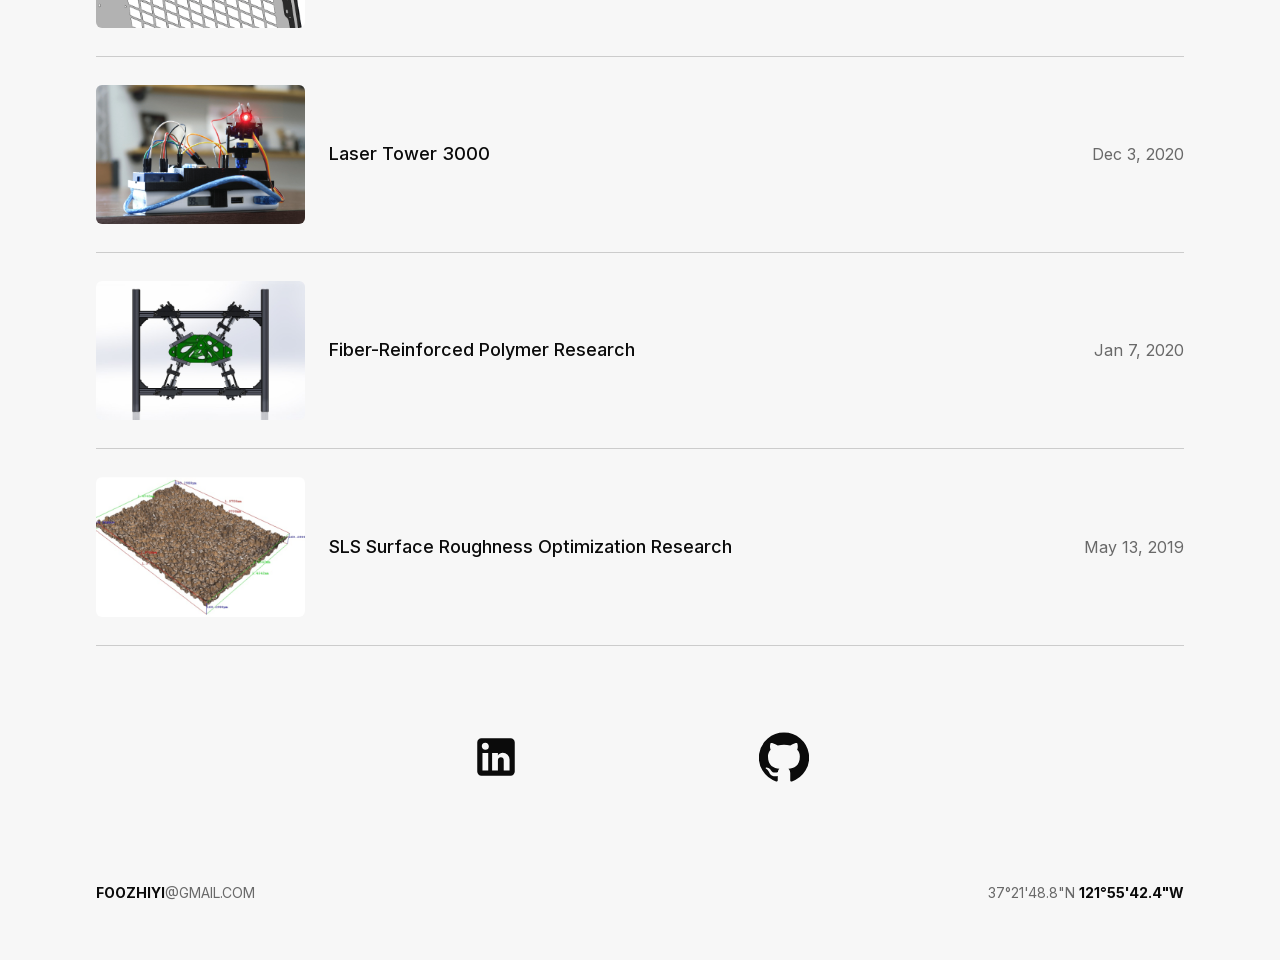
<file: blog/medical-device/index.html>
<!doctype html>
<html lang="en">
<head>
<meta charset="utf-8">
<meta name="viewport" content="width=device-width, initial-scale=1">
<title>Os Acetabuli Fixation Medical Device — Foo's Portfolio</title>
<meta name="description" content="Os Acetabuli Fixation Medical Device: a senior design project project by Zhiyi Foo, 2021.">
<link rel="canonical" href="https://www.zhiyifoo.com/blog/medical-device/">
<link rel="icon" href="/favicon.jpg" type="image/jpeg">
<meta property="og:type" content="website">
<meta property="og:title" content="Os Acetabuli Fixation Medical Device — Foo's Portfolio">
<meta property="og:description" content="Os Acetabuli Fixation Medical Device: a senior design project project by Zhiyi Foo, 2021.">
<meta property="og:url" content="https://www.zhiyifoo.com/blog/medical-device/">
<meta property="og:image" content="https://www.zhiyifoo.com/assets/images/social-preview.jpg">
<meta name="twitter:card" content="summary_large_image">
<meta name="twitter:title" content="Os Acetabuli Fixation Medical Device — Foo's Portfolio">
<meta name="twitter:description" content="Os Acetabuli Fixation Medical Device: a senior design project project by Zhiyi Foo, 2021.">
<meta name="twitter:image" content="https://www.zhiyifoo.com/assets/images/social-preview.jpg">

<link rel="preload" href="/assets/fonts/inter-300.woff2" as="font" type="font/woff2" crossorigin>
<link rel="preload" href="/assets/fonts/source-serif-4-200.woff2" as="font" type="font/woff2" crossorigin>
<link rel="stylesheet" href="/style.css?v=5">

</head>
<body>
<header class="site-header">
  <nav class="site-nav" aria-label="Primary">
      <a href="/">Home</a>
      <a href="/about/">About me</a>
      <a href="/projects/" aria-current="page">Projects</a>
      <a href="/connect/">Connect</a>
  </nav>
</header>
<main>
<a class="post-back" href="/projects/">&larr;</a>
<div class="post-header">
  <h1>Os Acetabuli Fixation Medical Device</h1>
  <div class="post-meta">
    <span class="post-tag-primary">Senior Design Project</span>
    <span class="post-tag-year">2021</span>
  </div>
</div>
<article class="post-body">
  <p>Together with our team's client, Dr. Brian E. Walczak, an orthopedic surgeon at the University of Wisconsin-Madison, we aimed to improve the current screw delivery system to join the fractured os acetabular rim, as it currently uses a fragile guide wire and it interferes with MRI scans, causing an increased risk for patients and poor medical image quality.</p>
  <img class="post-inline-img" src="/assets/images/XXlp3mytyxJypf7Sh132izbKaY.png" alt="Project overview — image 1 of 2" loading="lazy">
  <img class="post-inline-img" src="/assets/images/EXO4OQIyck90dPWuw5C1yWnUJg.png" alt="Project overview — image 2 of 2" loading="lazy">
  <h2>Delivery System</h2>
  <p>The system consists of a screw delivery system made of a custom 465 Stainless Steel material, which houses 2 delivery tubes, with one acting as a guide for the drill bit to allow the surgeon to drill through the hip bone and the other pre-loaded with the screw.</p>
    <img class="post-inline-img" src="/assets/images/nxQyZoCD0BoiEoczzSbfapt1SDU.png" alt="Delivery System — image 1 of 2" loading="lazy">
  <img class="post-inline-img" src="/assets/images/wCUHYC99TOEsS7KZvkIMQ9pSuU.png" alt="Delivery System — image 2 of 2" loading="lazy">
<h2>Screw</h2>
  <p>Polyether ether ketone (PEEK) was chosen as the material because it exhibits biocompatibility, radiopacity, high strength, and extended degradation resistance. Its versatility in injection molding and 3D printing also further supports its selection as the preferred screw material.</p>
    <img class="post-inline-img" src="/assets/images/sSJiWTyGgcjK4nuOFZiBDC6xY.png" alt="Screw" loading="lazy">
<h2>Prototype Testing</h2>
  <p>A mock surgery was performed on a cow pelvis' acetabular rim to simulate the delivery system in action. This step was crucial in obtaining more feedback from Dr. Walczak.</p>

    <img class="post-inline-img" src="/assets/images/dphzgbGOouXxjGxcyhNjqoKusU0.png" alt="Prototype Testing" loading="lazy">
</article>
<div class="divider"></div>
<div class="plus-row"><span>+</span><span>+</span></div>
<section><h2>Related Projects</h2>
  <ul class="related-list">
    <li>
      <a href="/blog/keyboard-tray-redesign/"><img src="/assets/images/853QXZnCTzpKDfgBO0kim4AKkM.png" alt="Keyboard Tray Redesign" loading="lazy"><span class="related-body"><span class="related-title">Keyboard Tray Redesign</span><span class="related-date">Jun 1, 2024</span></span></a>
    </li>
    <li>
      <a href="/blog/smart-window-controller/"><img src="/assets/images/5frBtigNopoTHM0HJR0UfnNRk.png" alt="Smart Window Controller" loading="lazy"><span class="related-body"><span class="related-title">Smart Window Controller</span><span class="related-date">May 1, 2023</span></span></a>
    </li>
    <li>
      <a href="/blog/skid-steer/"><img src="/assets/images/eCpWrNoF2X66r9lpj5Oin32Cck.png" alt="Powered Skid Steer Door" loading="lazy"><span class="related-body"><span class="related-title">Powered Skid Steer Door</span><span class="related-date">Jan 14, 2020</span></span></a>
    </li>
    <li>
      <a href="/blog/laser-tower-3000/"><img src="/assets/images/YfIpHpGZe1prOn2dY5EfyfY7T8.jpg" alt="Laser Tower 3000" loading="lazy"><span class="related-body"><span class="related-title">Laser Tower 3000</span><span class="related-date">Dec 3, 2020</span></span></a>
    </li>
    <li>
      <a href="/blog/fiber-reinforced-polymer/"><img src="/assets/images/zynTdYoy4vK3DTBPftiARij4I.jpg" alt="Fiber-Reinforced Polymer Research" loading="lazy"><span class="related-body"><span class="related-title">Fiber-Reinforced Polymer Research</span><span class="related-date">Jan 7, 2020</span></span></a>
    </li>
    <li>
      <a href="/blog/sls-surface-roughness/"><img src="/assets/images/SXJ0oo3cZv0EvZqjjfDj9oAczbA.png" alt="SLS Surface Roughness Optimization Research" loading="lazy"><span class="related-body"><span class="related-title">SLS Surface Roughness Optimization Research</span><span class="related-date">May 13, 2019</span></span></a>
    </li>
</ul>
</section>

<div class="social-row">
  <a href="https://www.linkedin.com/in/zhiyifoo/" target="_blank" rel="noopener" aria-label="LinkedIn"><svg viewBox="0 0 24 24" fill="currentColor"><path d="M19 3a2 2 0 0 1 2 2v14a2 2 0 0 1-2 2H5a2 2 0 0 1-2-2V5a2 2 0 0 1 2-2h14m-.5 15.5v-5.3a3.26 3.26 0 0 0-3.26-3.26c-.85 0-1.84.52-2.32 1.3v-1.11h-2.79v8.37h2.79v-4.93c0-.77.62-1.4 1.39-1.4a1.4 1.4 0 0 1 1.4 1.4v4.93h2.79M6.88 8.56a1.68 1.68 0 0 0 1.68-1.68c0-.93-.75-1.69-1.68-1.69a1.69 1.69 0 0 0-1.69 1.69c0 .93.76 1.68 1.69 1.68m1.39 9.94v-8.37H5.5v8.37h2.77z"/></svg></a>
  <a href="https://github.com/zhiyifoo" target="_blank" rel="noopener" aria-label="GitHub"><svg viewBox="0 0 24 24" fill="currentColor"><path d="M12 .3a12 12 0 0 0-3.8 23.4c.6.1.8-.3.8-.6v-2c-3.3.7-4-1.6-4-1.6-.6-1.4-1.4-1.8-1.4-1.8-1-.7.1-.7.1-.7 1.2 0 1.9 1.2 1.9 1.2 1 1.8 2.8 1.3 3.5 1 0-.8.4-1.3.7-1.6-2.7-.3-5.5-1.3-5.5-6 0-1.2.5-2.3 1.3-3.1-.2-.4-.6-1.6 0-3.2 0 0 1-.3 3.4 1.2a11.5 11.5 0 0 1 6 0c2.3-1.5 3.3-1.2 3.3-1.2.6 1.6.2 2.8 0 3.2.9.8 1.3 1.9 1.3 3.2 0 4.6-2.8 5.6-5.5 5.9.5.4.9 1 .9 2.2v3.3c0 .3.1.7.8.6A12 12 0 0 0 12 .3"/></svg></a>
</div>

</main>
<footer class="site-footer">
  <a href="mailto:foozhiyi@gmail.com"><strong>FOOZHIYI</strong>@GMAIL.COM</a>
  <a class="location" href="https://www.google.com/maps/place/San+Francisco+Bay+Area,+CA/@37.8778835,-123.0797015,9z/data=!3m1!4b1!4m6!3m5!1s0x808583a3a688d7b5:0x8c891b8457461fa9!8m2!3d37.8271784!4d-122.2913078!16zL20vMDZwdnI?entry=ttu" target="_blank" rel="noopener">37&deg;21'48.8"N <strong>121&deg;55'42.4"W</strong></a>
</footer>
</body>
</html>
</file>
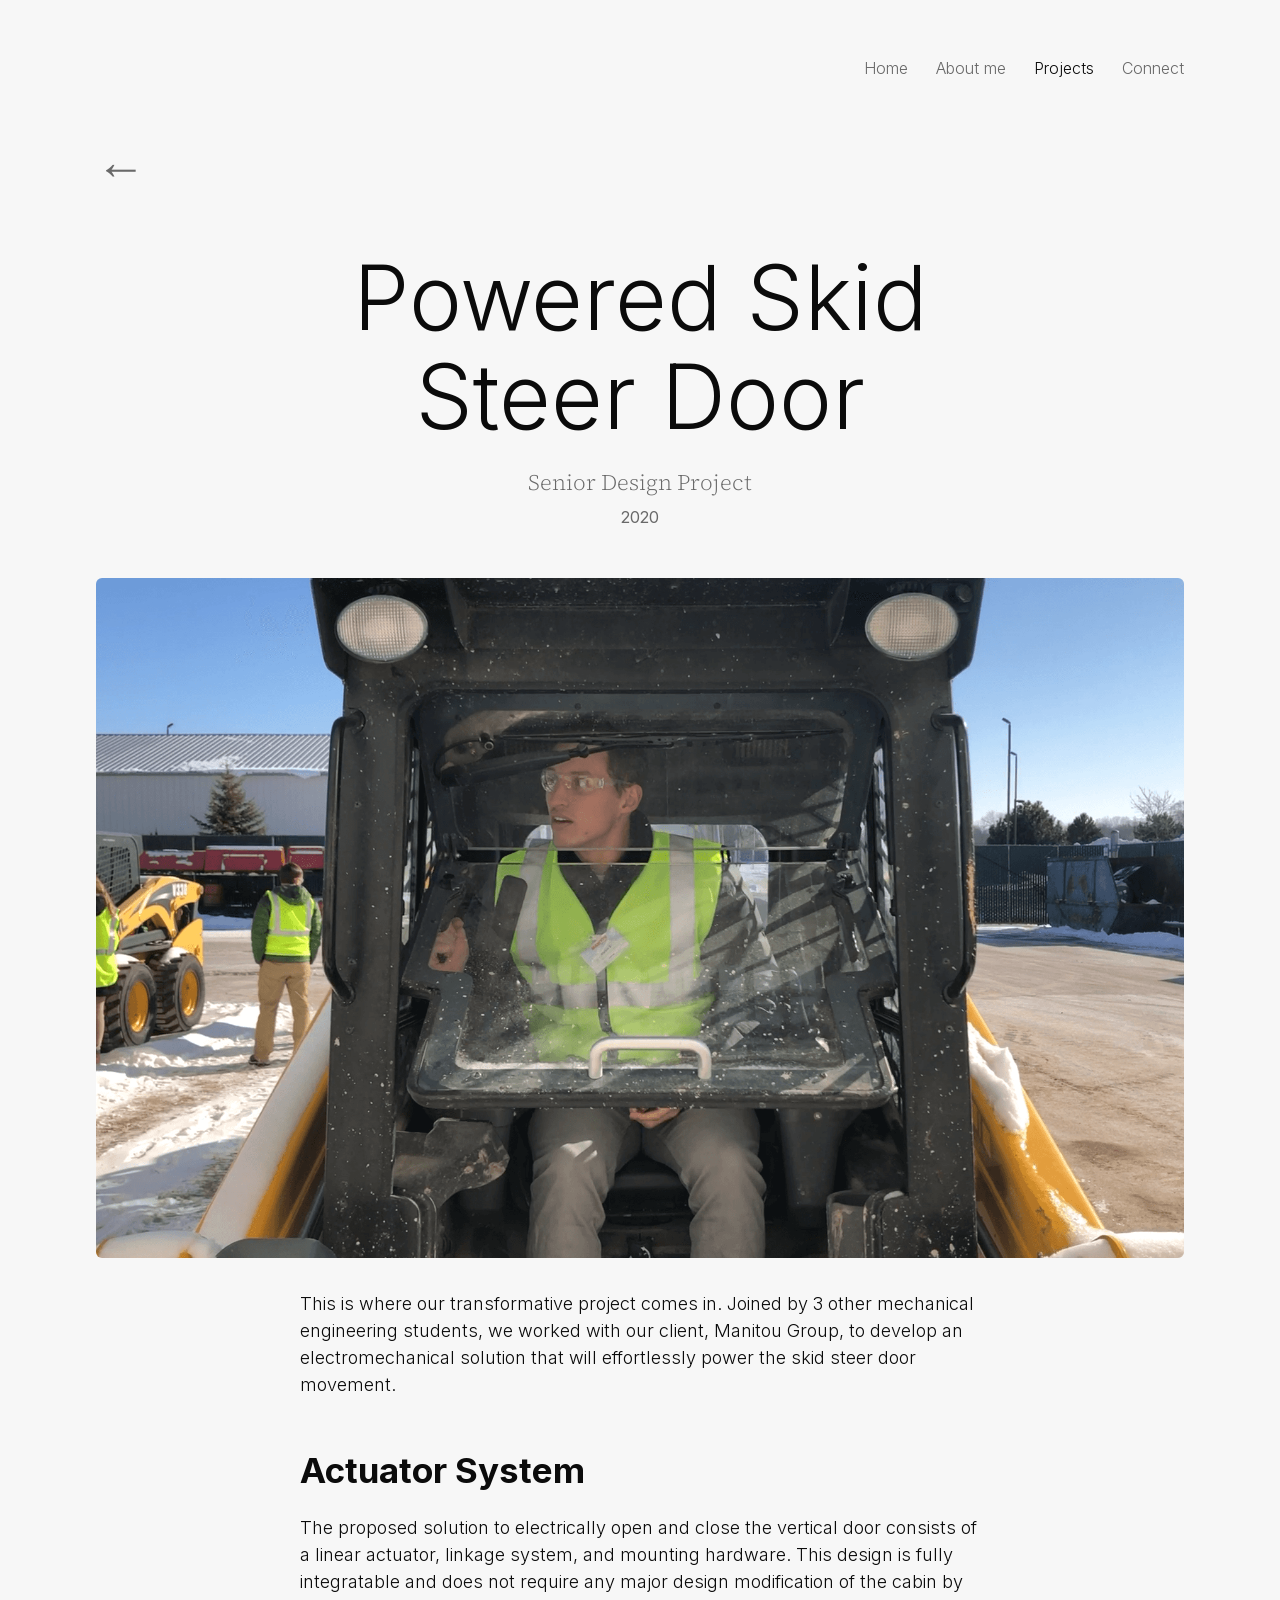
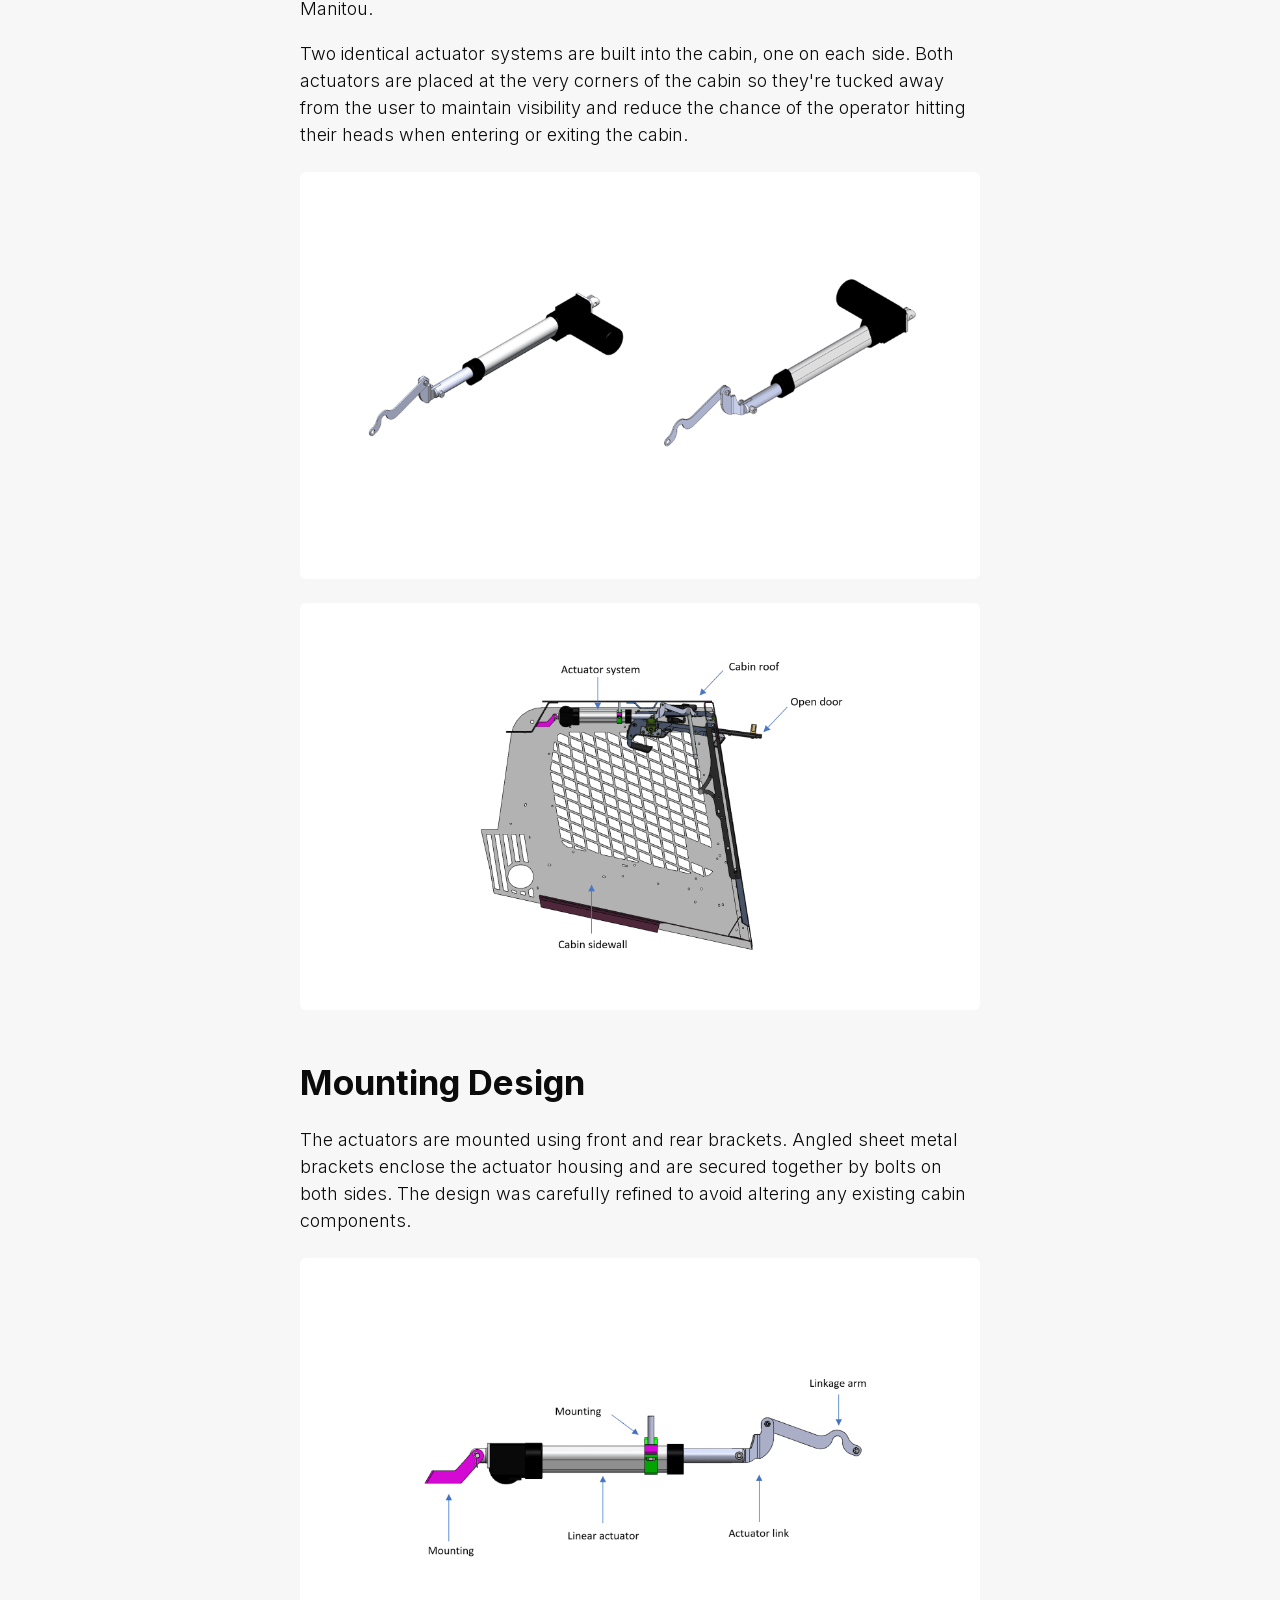
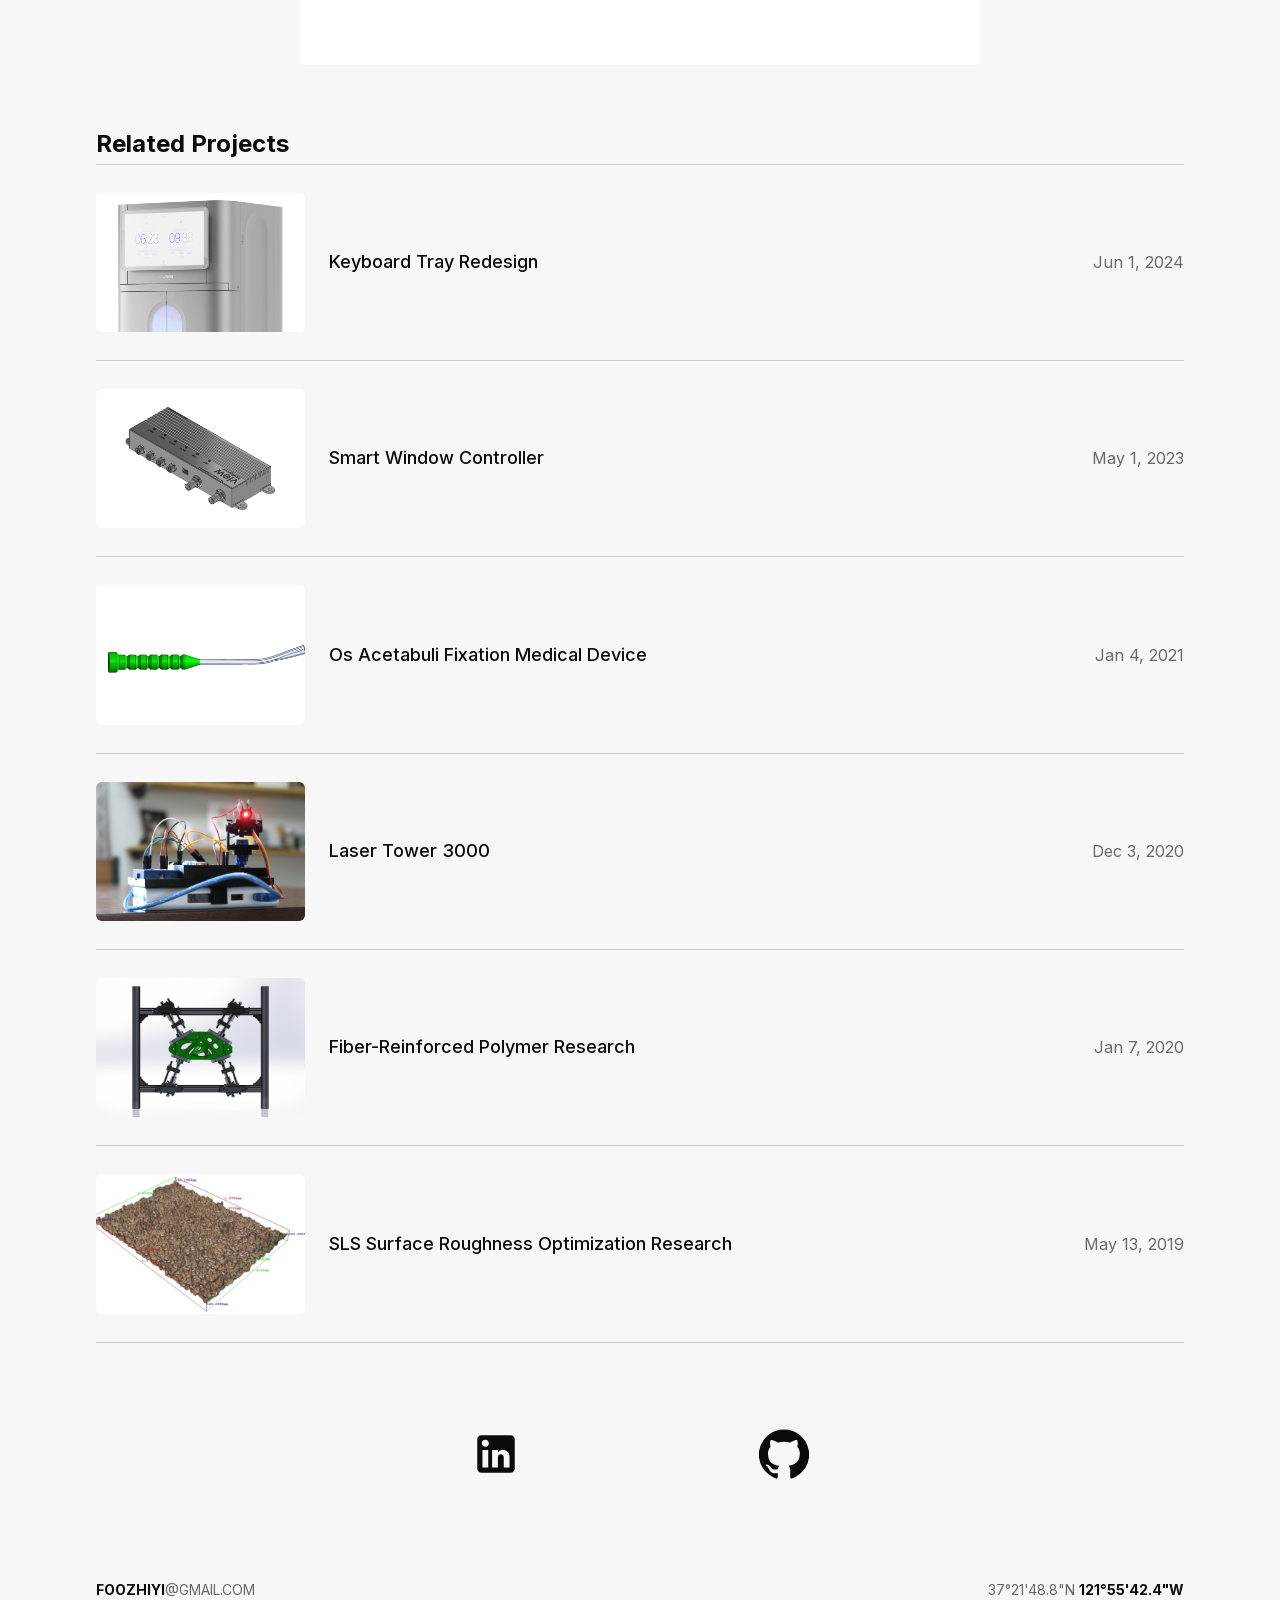
<file: blog/skid-steer/index.html>
<!doctype html>
<html lang="en">
<head>
<meta charset="utf-8">
<meta name="viewport" content="width=device-width, initial-scale=1">
<title>Powered Skid Steer Door — Foo's Portfolio</title>
<meta name="description" content="Powered Skid Steer Door: a senior design project project by Zhiyi Foo, 2020.">
<link rel="canonical" href="https://www.zhiyifoo.com/blog/skid-steer/">
<link rel="icon" href="/favicon.jpg" type="image/jpeg">
<meta property="og:type" content="website">
<meta property="og:title" content="Powered Skid Steer Door — Foo's Portfolio">
<meta property="og:description" content="Powered Skid Steer Door: a senior design project project by Zhiyi Foo, 2020.">
<meta property="og:url" content="https://www.zhiyifoo.com/blog/skid-steer/">
<meta property="og:image" content="https://www.zhiyifoo.com/assets/images/social-preview.jpg">
<meta name="twitter:card" content="summary_large_image">
<meta name="twitter:title" content="Powered Skid Steer Door — Foo's Portfolio">
<meta name="twitter:description" content="Powered Skid Steer Door: a senior design project project by Zhiyi Foo, 2020.">
<meta name="twitter:image" content="https://www.zhiyifoo.com/assets/images/social-preview.jpg">

<link rel="preload" href="/assets/fonts/inter-300.woff2" as="font" type="font/woff2" crossorigin>
<link rel="preload" href="/assets/fonts/source-serif-4-200.woff2" as="font" type="font/woff2" crossorigin>
<link rel="stylesheet" href="/style.css?v=5">

</head>
<body>
<header class="site-header">
  <nav class="site-nav" aria-label="Primary">
      <a href="/">Home</a>
      <a href="/about/">About me</a>
      <a href="/projects/" aria-current="page">Projects</a>
      <a href="/connect/">Connect</a>
  </nav>
</header>
<main>
<a class="post-back" href="/projects/">&larr;</a>
<div class="post-header">
  <h1>Powered Skid Steer Door</h1>
  <div class="post-meta">
    <span class="post-tag-primary">Senior Design Project</span>
    <span class="post-tag-year">2020</span>
  </div>
</div>
<img class="post-hero" src="/assets/images/lIvFy0ioU8cV1SHkG3wzr9wPqU0.png" alt="Powered Skid Steer Door">
<article class="post-body">
  <p>This is where our transformative project comes in. Joined by 3 other mechanical engineering students, we worked with our client, Manitou Group, to develop an electromechanical solution that will effortlessly power the skid steer door movement.</p>
  <h2>Actuator System</h2>
  <p>The proposed solution to electrically open and close the vertical door consists of a linear actuator, linkage system, and mounting hardware. This design is fully integratable and does not require any major design modification of the cabin by Manitou.</p>
  <p>Two identical actuator systems are built into the cabin, one on each side. Both actuators are placed at the very corners of the cabin so they're tucked away from the user to maintain visibility and reduce the chance of the operator hitting their heads when entering or exiting the cabin.</p>
    <img class="post-inline-img" src="/assets/images/uoE8g0KaPXwZgbolwbZFmgSFk.png" alt="Actuator System — image 1 of 2" loading="lazy">
  <img class="post-inline-img" src="/assets/images/phwqul8cPaaXjdYjvx5z8gbRQA.png" alt="Actuator System — image 2 of 2" loading="lazy">
<h2>Mounting Design</h2>
  <p>The actuators are mounted using front and rear brackets. Angled sheet metal brackets enclose the actuator housing and are secured together by bolts on both sides. The design was carefully refined to avoid altering any existing cabin components.</p>

    <img class="post-inline-img" src="/assets/images/5ILpHP9thQNAXirvncshwZvVTQ.png" alt="Mounting Design" loading="lazy">
</article>
<section><h2>Related Projects</h2>
  <ul class="related-list">
    <li>
      <a href="/blog/keyboard-tray-redesign/"><img src="/assets/images/853QXZnCTzpKDfgBO0kim4AKkM.png" alt="Keyboard Tray Redesign" loading="lazy"><span class="related-body"><span class="related-title">Keyboard Tray Redesign</span><span class="related-date">Jun 1, 2024</span></span></a>
    </li>
    <li>
      <a href="/blog/smart-window-controller/"><img src="/assets/images/5frBtigNopoTHM0HJR0UfnNRk.png" alt="Smart Window Controller" loading="lazy"><span class="related-body"><span class="related-title">Smart Window Controller</span><span class="related-date">May 1, 2023</span></span></a>
    </li>
    <li>
      <a href="/blog/medical-device/"><img src="/assets/images/nxQyZoCD0BoiEoczzSbfapt1SDU.png" alt="Os Acetabuli Fixation Medical Device" loading="lazy"><span class="related-body"><span class="related-title">Os Acetabuli Fixation Medical Device</span><span class="related-date">Jan 4, 2021</span></span></a>
    </li>
    <li>
      <a href="/blog/laser-tower-3000/"><img src="/assets/images/YfIpHpGZe1prOn2dY5EfyfY7T8.jpg" alt="Laser Tower 3000" loading="lazy"><span class="related-body"><span class="related-title">Laser Tower 3000</span><span class="related-date">Dec 3, 2020</span></span></a>
    </li>
    <li>
      <a href="/blog/fiber-reinforced-polymer/"><img src="/assets/images/zynTdYoy4vK3DTBPftiARij4I.jpg" alt="Fiber-Reinforced Polymer Research" loading="lazy"><span class="related-body"><span class="related-title">Fiber-Reinforced Polymer Research</span><span class="related-date">Jan 7, 2020</span></span></a>
    </li>
    <li>
      <a href="/blog/sls-surface-roughness/"><img src="/assets/images/SXJ0oo3cZv0EvZqjjfDj9oAczbA.png" alt="SLS Surface Roughness Optimization Research" loading="lazy"><span class="related-body"><span class="related-title">SLS Surface Roughness Optimization Research</span><span class="related-date">May 13, 2019</span></span></a>
    </li>
</ul>
</section>

<div class="social-row">
  <a href="https://www.linkedin.com/in/zhiyifoo/" target="_blank" rel="noopener" aria-label="LinkedIn"><svg viewBox="0 0 24 24" fill="currentColor"><path d="M19 3a2 2 0 0 1 2 2v14a2 2 0 0 1-2 2H5a2 2 0 0 1-2-2V5a2 2 0 0 1 2-2h14m-.5 15.5v-5.3a3.26 3.26 0 0 0-3.26-3.26c-.85 0-1.84.52-2.32 1.3v-1.11h-2.79v8.37h2.79v-4.93c0-.77.62-1.4 1.39-1.4a1.4 1.4 0 0 1 1.4 1.4v4.93h2.79M6.88 8.56a1.68 1.68 0 0 0 1.68-1.68c0-.93-.75-1.69-1.68-1.69a1.69 1.69 0 0 0-1.69 1.69c0 .93.76 1.68 1.69 1.68m1.39 9.94v-8.37H5.5v8.37h2.77z"/></svg></a>
  <a href="https://github.com/zhiyifoo" target="_blank" rel="noopener" aria-label="GitHub"><svg viewBox="0 0 24 24" fill="currentColor"><path d="M12 .3a12 12 0 0 0-3.8 23.4c.6.1.8-.3.8-.6v-2c-3.3.7-4-1.6-4-1.6-.6-1.4-1.4-1.8-1.4-1.8-1-.7.1-.7.1-.7 1.2 0 1.9 1.2 1.9 1.2 1 1.8 2.8 1.3 3.5 1 0-.8.4-1.3.7-1.6-2.7-.3-5.5-1.3-5.5-6 0-1.2.5-2.3 1.3-3.1-.2-.4-.6-1.6 0-3.2 0 0 1-.3 3.4 1.2a11.5 11.5 0 0 1 6 0c2.3-1.5 3.3-1.2 3.3-1.2.6 1.6.2 2.8 0 3.2.9.8 1.3 1.9 1.3 3.2 0 4.6-2.8 5.6-5.5 5.9.5.4.9 1 .9 2.2v3.3c0 .3.1.7.8.6A12 12 0 0 0 12 .3"/></svg></a>
</div>

</main>
<footer class="site-footer">
  <a href="mailto:foozhiyi@gmail.com"><strong>FOOZHIYI</strong>@GMAIL.COM</a>
  <a class="location" href="https://www.google.com/maps/place/San+Francisco+Bay+Area,+CA/@37.8778835,-123.0797015,9z/data=!3m1!4b1!4m6!3m5!1s0x808583a3a688d7b5:0x8c891b8457461fa9!8m2!3d37.8271784!4d-122.2913078!16zL20vMDZwdnI?entry=ttu" target="_blank" rel="noopener">37&deg;21'48.8"N <strong>121&deg;55'42.4"W</strong></a>
</footer>
</body>
</html>
</file>
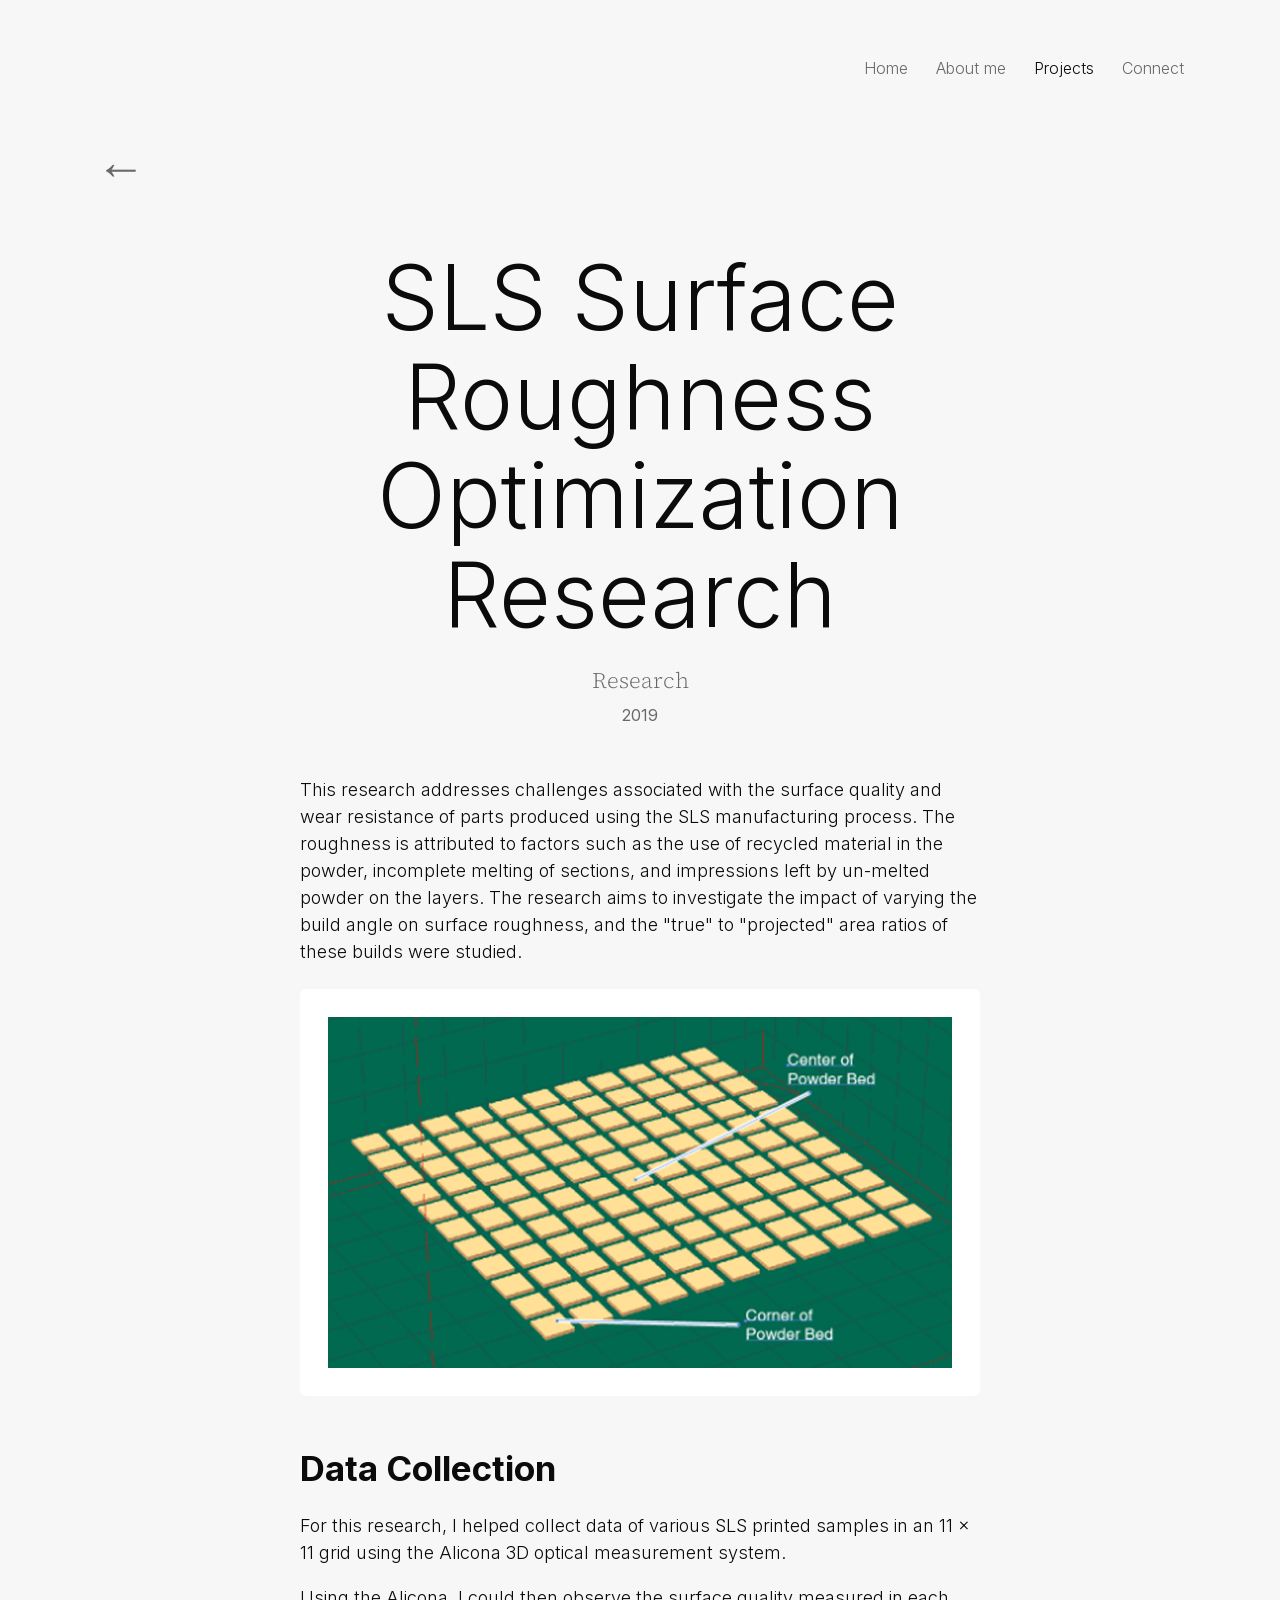
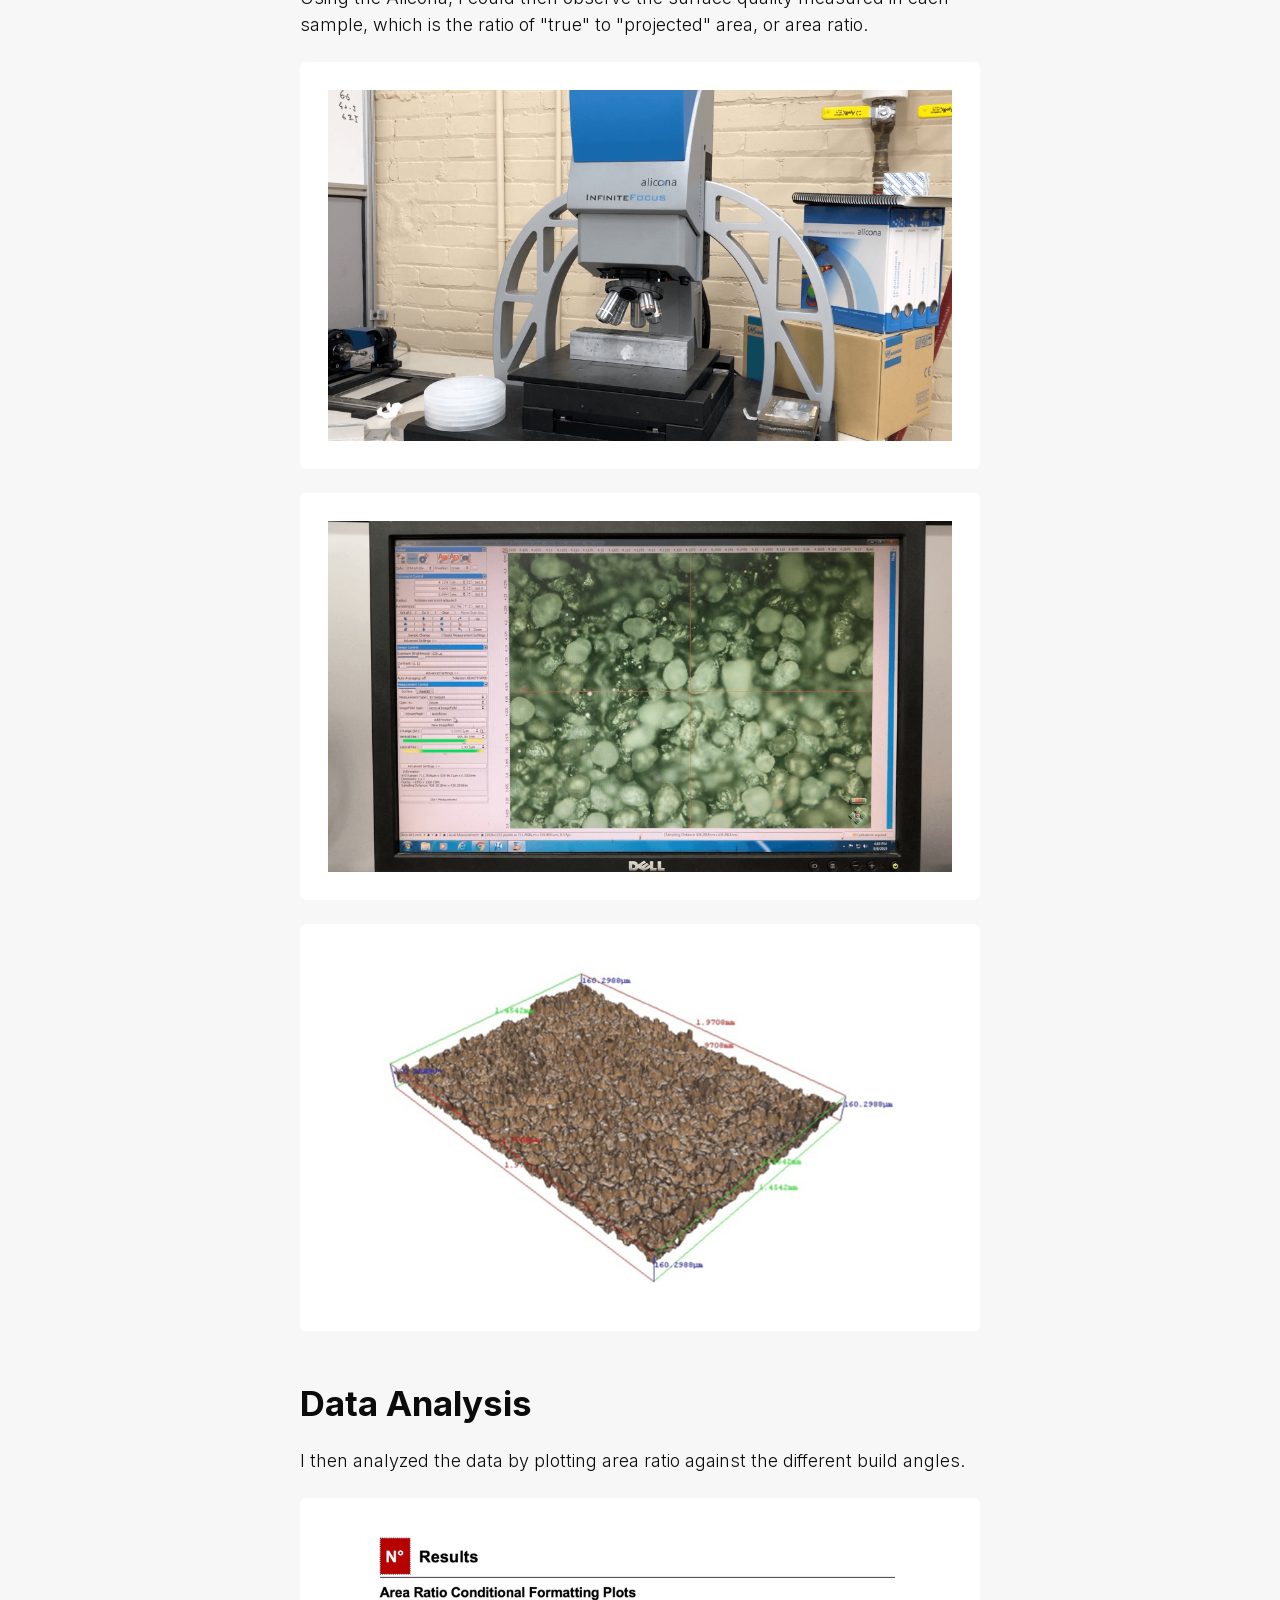
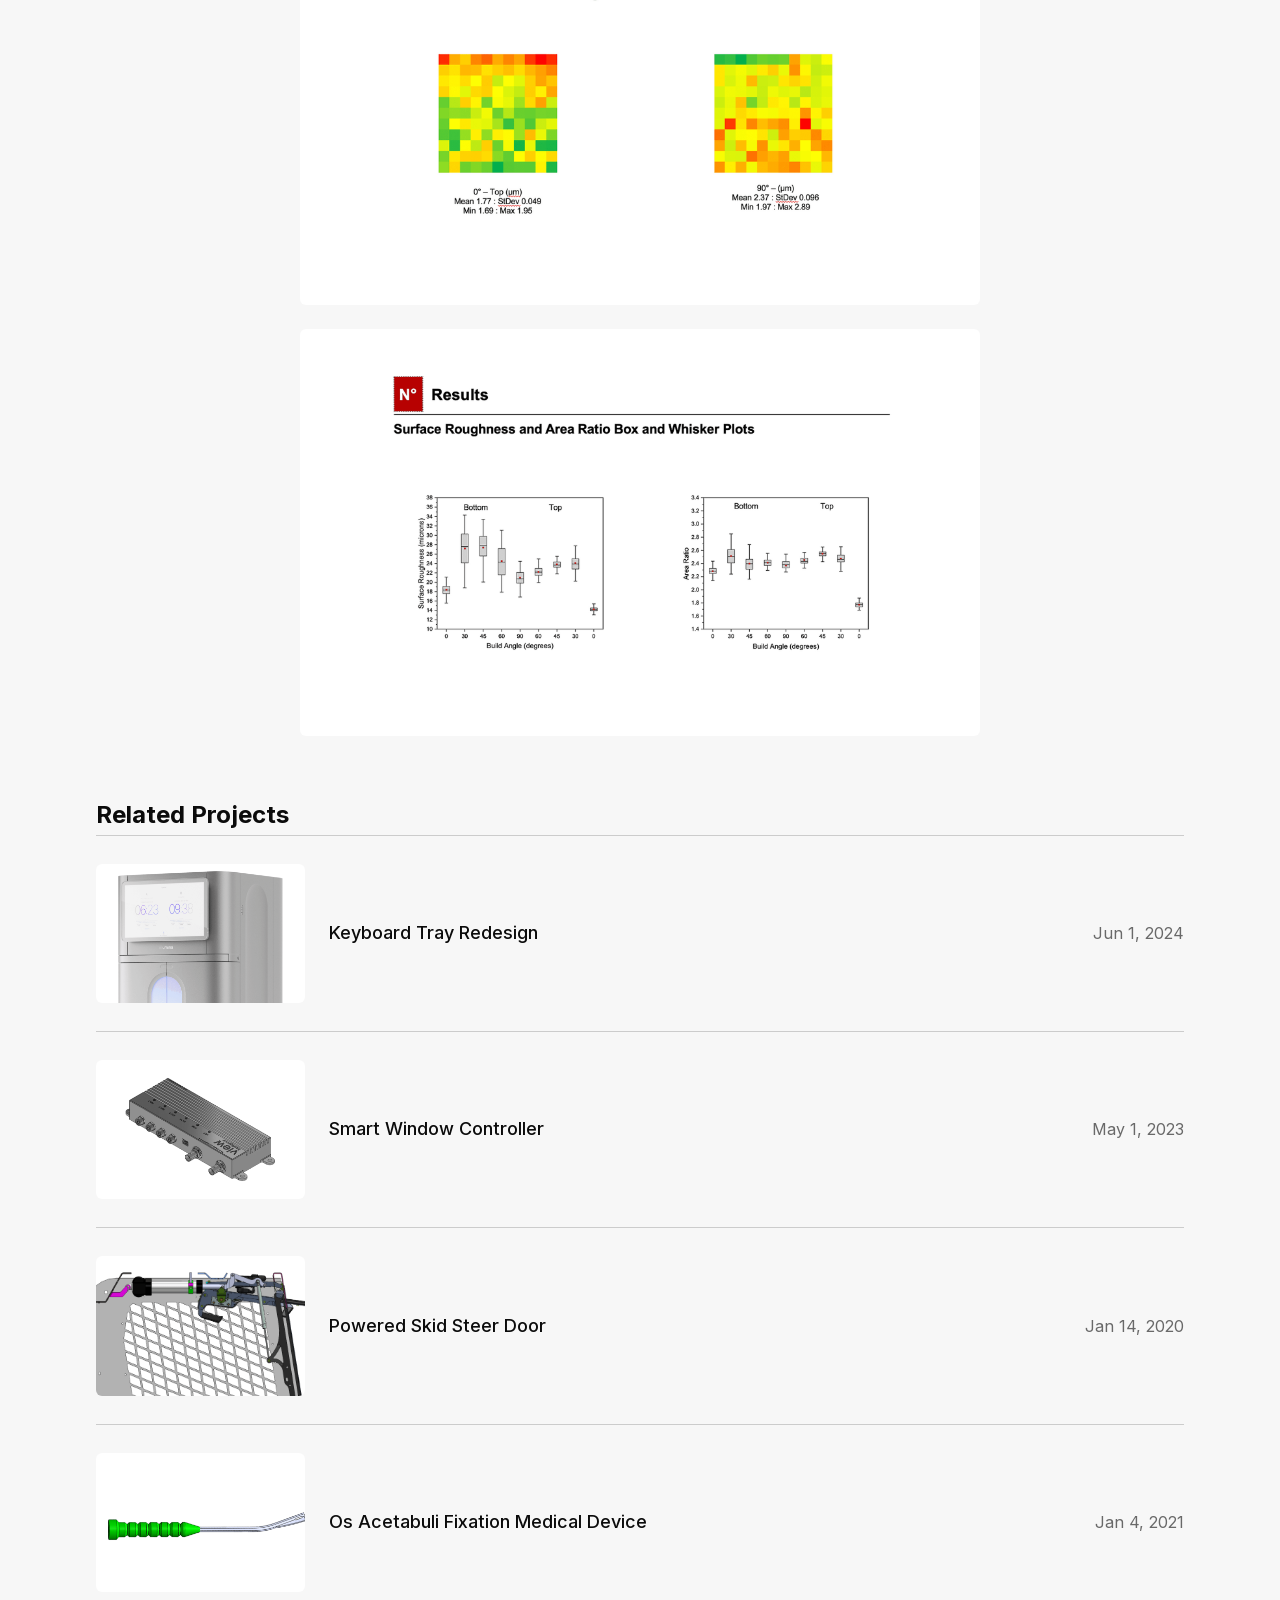
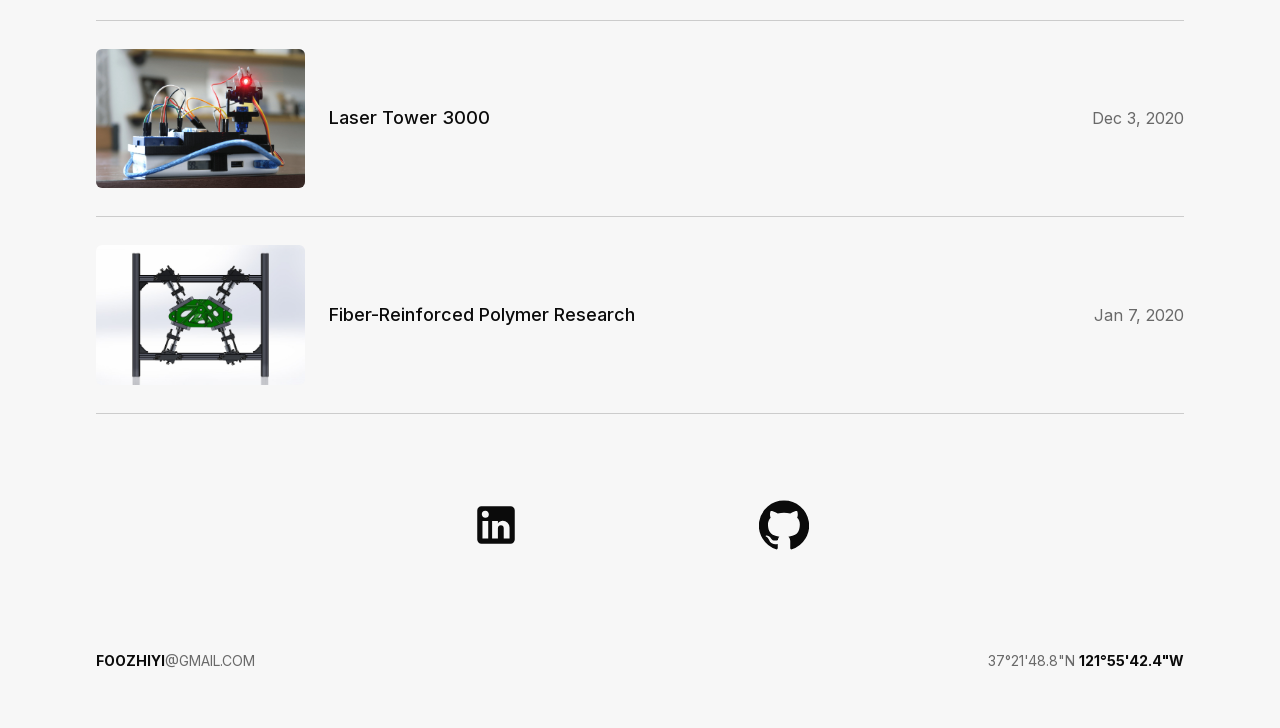
<file: blog/sls-surface-roughness/index.html>
<!doctype html>
<html lang="en">
<head>
<meta charset="utf-8">
<meta name="viewport" content="width=device-width, initial-scale=1">
<title>SLS Surface Roughness Optimization Research — Foo's Portfolio</title>
<meta name="description" content="SLS Surface Roughness Optimization Research: a research project by Zhiyi Foo, 2019.">
<link rel="canonical" href="https://www.zhiyifoo.com/blog/sls-surface-roughness/">
<link rel="icon" href="/favicon.jpg" type="image/jpeg">
<meta property="og:type" content="website">
<meta property="og:title" content="SLS Surface Roughness Optimization Research — Foo's Portfolio">
<meta property="og:description" content="SLS Surface Roughness Optimization Research: a research project by Zhiyi Foo, 2019.">
<meta property="og:url" content="https://www.zhiyifoo.com/blog/sls-surface-roughness/">
<meta property="og:image" content="https://www.zhiyifoo.com/assets/images/social-preview.jpg">
<meta name="twitter:card" content="summary_large_image">
<meta name="twitter:title" content="SLS Surface Roughness Optimization Research — Foo's Portfolio">
<meta name="twitter:description" content="SLS Surface Roughness Optimization Research: a research project by Zhiyi Foo, 2019.">
<meta name="twitter:image" content="https://www.zhiyifoo.com/assets/images/social-preview.jpg">

<link rel="preload" href="/assets/fonts/inter-300.woff2" as="font" type="font/woff2" crossorigin>
<link rel="preload" href="/assets/fonts/source-serif-4-200.woff2" as="font" type="font/woff2" crossorigin>
<link rel="stylesheet" href="/style.css?v=5">

</head>
<body>
<header class="site-header">
  <nav class="site-nav" aria-label="Primary">
      <a href="/">Home</a>
      <a href="/about/">About me</a>
      <a href="/projects/" aria-current="page">Projects</a>
      <a href="/connect/">Connect</a>
  </nav>
</header>
<main>
<a class="post-back" href="/projects/">&larr;</a>
<div class="post-header">
  <h1>SLS Surface Roughness Optimization Research</h1>
  <div class="post-meta">
    <span class="post-tag-primary">Research</span>
    <span class="post-tag-year">2019</span>
  </div>
</div>
<article class="post-body">
  <p>This research addresses challenges associated with the surface quality and wear resistance of parts produced using the SLS manufacturing process. The roughness is attributed to factors such as the use of recycled material in the powder, incomplete melting of sections, and impressions left by un-melted powder on the layers. The research aims to investigate the impact of varying the build angle on surface roughness, and the "true" to "projected" area ratios of these builds were studied.</p>
  <img class="post-inline-img" src="/assets/images/bta2tNkbfEWaYZK9jyLUKjsNGPU.png" alt="Project overview" loading="lazy">
  <h2>Data Collection</h2>
  <p>For this research, I helped collect data of various SLS printed samples in an 11 x 11 grid using the Alicona 3D optical measurement system.</p>
  <p>Using the Alicona, I could then observe the surface quality measured in each sample, which is the ratio of "true" to "projected" area, or area ratio.</p>
    <img class="post-inline-img" src="/assets/images/A6bObXGDUui7uo4Y4DDUMbYQFA.png" alt="Data Collection — image 1 of 3" loading="lazy">
  <img class="post-inline-img" src="/assets/images/QGJuY4j08CzMU89cPYOw00xProg.png" alt="Data Collection — image 2 of 3" loading="lazy">
  <img class="post-inline-img" src="/assets/images/LCIEorgVBjMleIqwexqcwy6ql8c.png" alt="Data Collection — image 3 of 3" loading="lazy">
<h2>Data Analysis</h2>
  <p>I then analyzed the data by plotting area ratio against the different build angles.</p>

    <img class="post-inline-img" src="/assets/images/19UrYINzr4IegcjouOICBl9g4I.png" alt="Data Analysis — image 1 of 2" loading="lazy">
  <img class="post-inline-img" src="/assets/images/rl9UCT7y0tC5Zi0ynKEBPScwvoE.png" alt="Data Analysis — image 2 of 2" loading="lazy">
</article>
<section><h2>Related Projects</h2>
  <ul class="related-list">
    <li>
      <a href="/blog/keyboard-tray-redesign/"><img src="/assets/images/853QXZnCTzpKDfgBO0kim4AKkM.png" alt="Keyboard Tray Redesign" loading="lazy"><span class="related-body"><span class="related-title">Keyboard Tray Redesign</span><span class="related-date">Jun 1, 2024</span></span></a>
    </li>
    <li>
      <a href="/blog/smart-window-controller/"><img src="/assets/images/5frBtigNopoTHM0HJR0UfnNRk.png" alt="Smart Window Controller" loading="lazy"><span class="related-body"><span class="related-title">Smart Window Controller</span><span class="related-date">May 1, 2023</span></span></a>
    </li>
    <li>
      <a href="/blog/skid-steer/"><img src="/assets/images/eCpWrNoF2X66r9lpj5Oin32Cck.png" alt="Powered Skid Steer Door" loading="lazy"><span class="related-body"><span class="related-title">Powered Skid Steer Door</span><span class="related-date">Jan 14, 2020</span></span></a>
    </li>
    <li>
      <a href="/blog/medical-device/"><img src="/assets/images/nxQyZoCD0BoiEoczzSbfapt1SDU.png" alt="Os Acetabuli Fixation Medical Device" loading="lazy"><span class="related-body"><span class="related-title">Os Acetabuli Fixation Medical Device</span><span class="related-date">Jan 4, 2021</span></span></a>
    </li>
    <li>
      <a href="/blog/laser-tower-3000/"><img src="/assets/images/YfIpHpGZe1prOn2dY5EfyfY7T8.jpg" alt="Laser Tower 3000" loading="lazy"><span class="related-body"><span class="related-title">Laser Tower 3000</span><span class="related-date">Dec 3, 2020</span></span></a>
    </li>
    <li>
      <a href="/blog/fiber-reinforced-polymer/"><img src="/assets/images/zynTdYoy4vK3DTBPftiARij4I.jpg" alt="Fiber-Reinforced Polymer Research" loading="lazy"><span class="related-body"><span class="related-title">Fiber-Reinforced Polymer Research</span><span class="related-date">Jan 7, 2020</span></span></a>
    </li>
</ul>
</section>

<div class="social-row">
  <a href="https://www.linkedin.com/in/zhiyifoo/" target="_blank" rel="noopener" aria-label="LinkedIn"><svg viewBox="0 0 24 24" fill="currentColor"><path d="M19 3a2 2 0 0 1 2 2v14a2 2 0 0 1-2 2H5a2 2 0 0 1-2-2V5a2 2 0 0 1 2-2h14m-.5 15.5v-5.3a3.26 3.26 0 0 0-3.26-3.26c-.85 0-1.84.52-2.32 1.3v-1.11h-2.79v8.37h2.79v-4.93c0-.77.62-1.4 1.39-1.4a1.4 1.4 0 0 1 1.4 1.4v4.93h2.79M6.88 8.56a1.68 1.68 0 0 0 1.68-1.68c0-.93-.75-1.69-1.68-1.69a1.69 1.69 0 0 0-1.69 1.69c0 .93.76 1.68 1.69 1.68m1.39 9.94v-8.37H5.5v8.37h2.77z"/></svg></a>
  <a href="https://github.com/zhiyifoo" target="_blank" rel="noopener" aria-label="GitHub"><svg viewBox="0 0 24 24" fill="currentColor"><path d="M12 .3a12 12 0 0 0-3.8 23.4c.6.1.8-.3.8-.6v-2c-3.3.7-4-1.6-4-1.6-.6-1.4-1.4-1.8-1.4-1.8-1-.7.1-.7.1-.7 1.2 0 1.9 1.2 1.9 1.2 1 1.8 2.8 1.3 3.5 1 0-.8.4-1.3.7-1.6-2.7-.3-5.5-1.3-5.5-6 0-1.2.5-2.3 1.3-3.1-.2-.4-.6-1.6 0-3.2 0 0 1-.3 3.4 1.2a11.5 11.5 0 0 1 6 0c2.3-1.5 3.3-1.2 3.3-1.2.6 1.6.2 2.8 0 3.2.9.8 1.3 1.9 1.3 3.2 0 4.6-2.8 5.6-5.5 5.9.5.4.9 1 .9 2.2v3.3c0 .3.1.7.8.6A12 12 0 0 0 12 .3"/></svg></a>
</div>

</main>
<footer class="site-footer">
  <a href="mailto:foozhiyi@gmail.com"><strong>FOOZHIYI</strong>@GMAIL.COM</a>
  <a class="location" href="https://www.google.com/maps/place/San+Francisco+Bay+Area,+CA/@37.8778835,-123.0797015,9z/data=!3m1!4b1!4m6!3m5!1s0x808583a3a688d7b5:0x8c891b8457461fa9!8m2!3d37.8271784!4d-122.2913078!16zL20vMDZwdnI?entry=ttu" target="_blank" rel="noopener">37&deg;21'48.8"N <strong>121&deg;55'42.4"W</strong></a>
</footer>
</body>
</html>
</file>
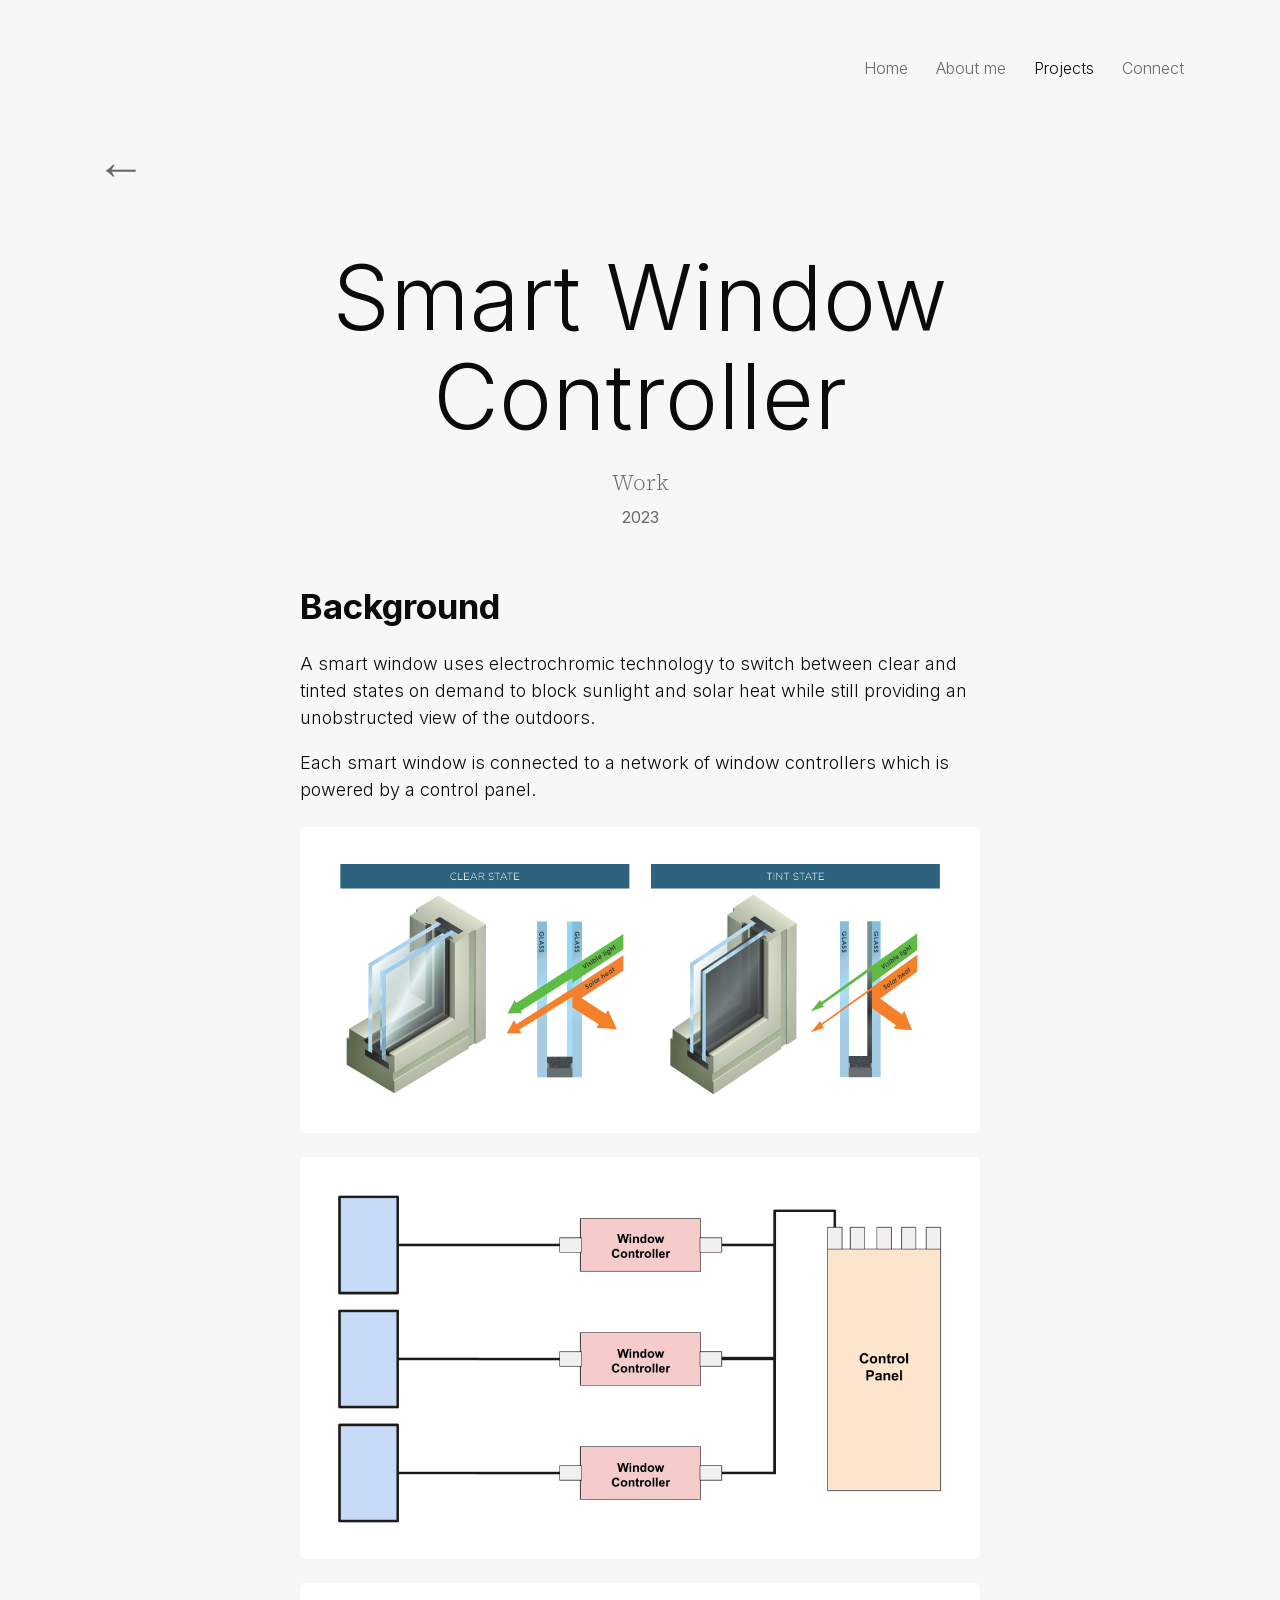
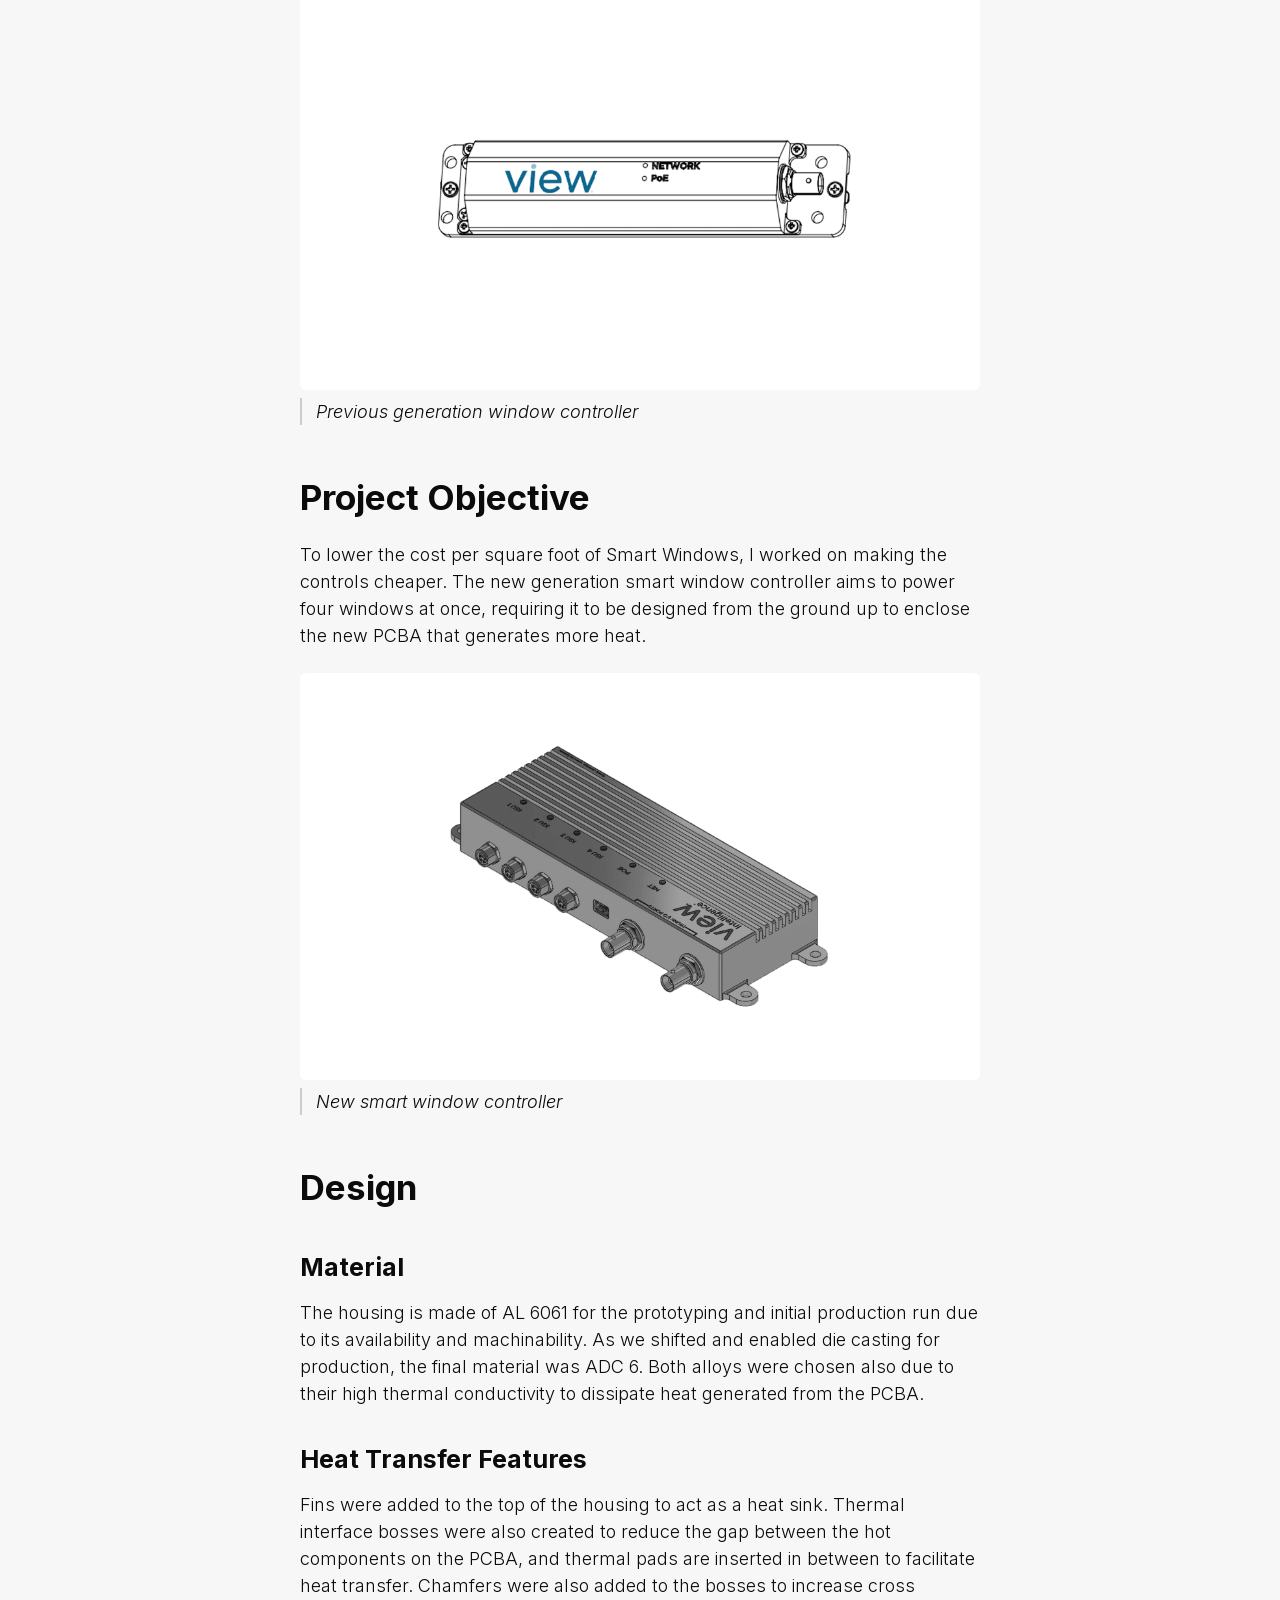
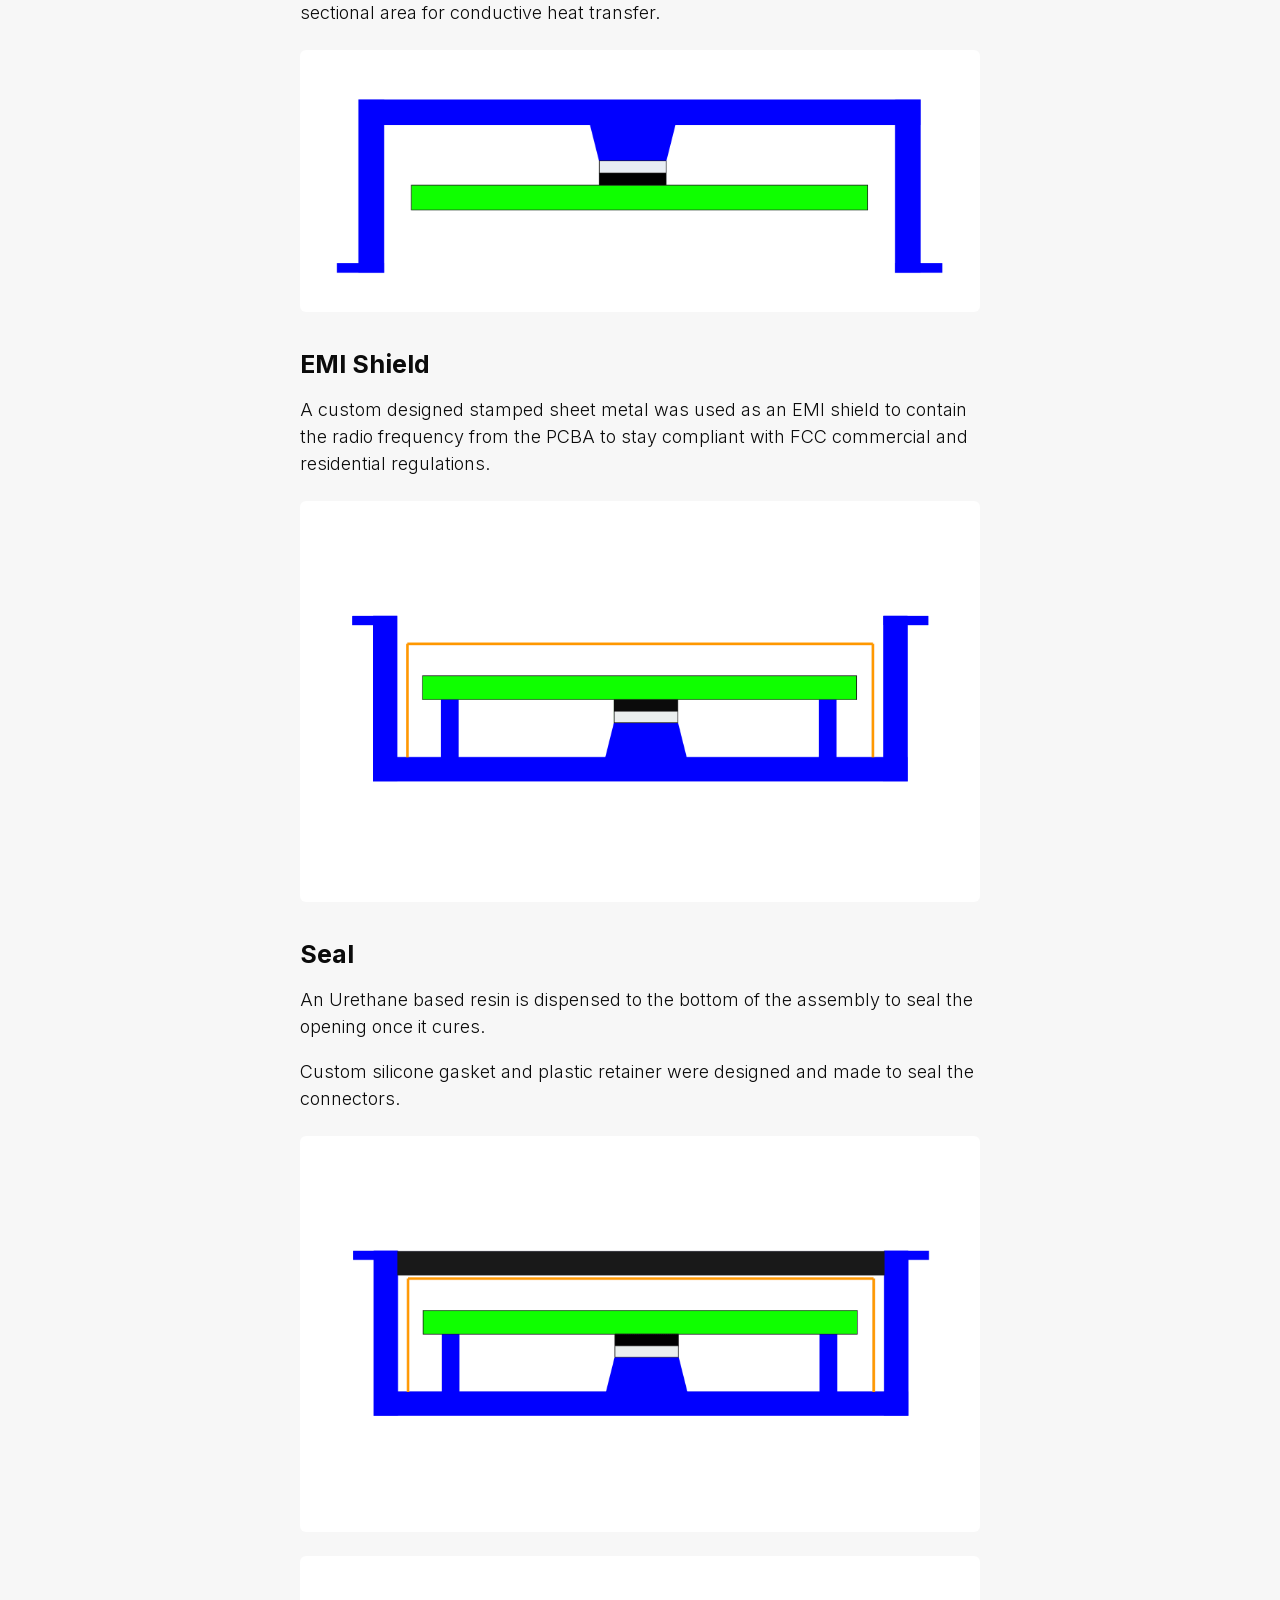
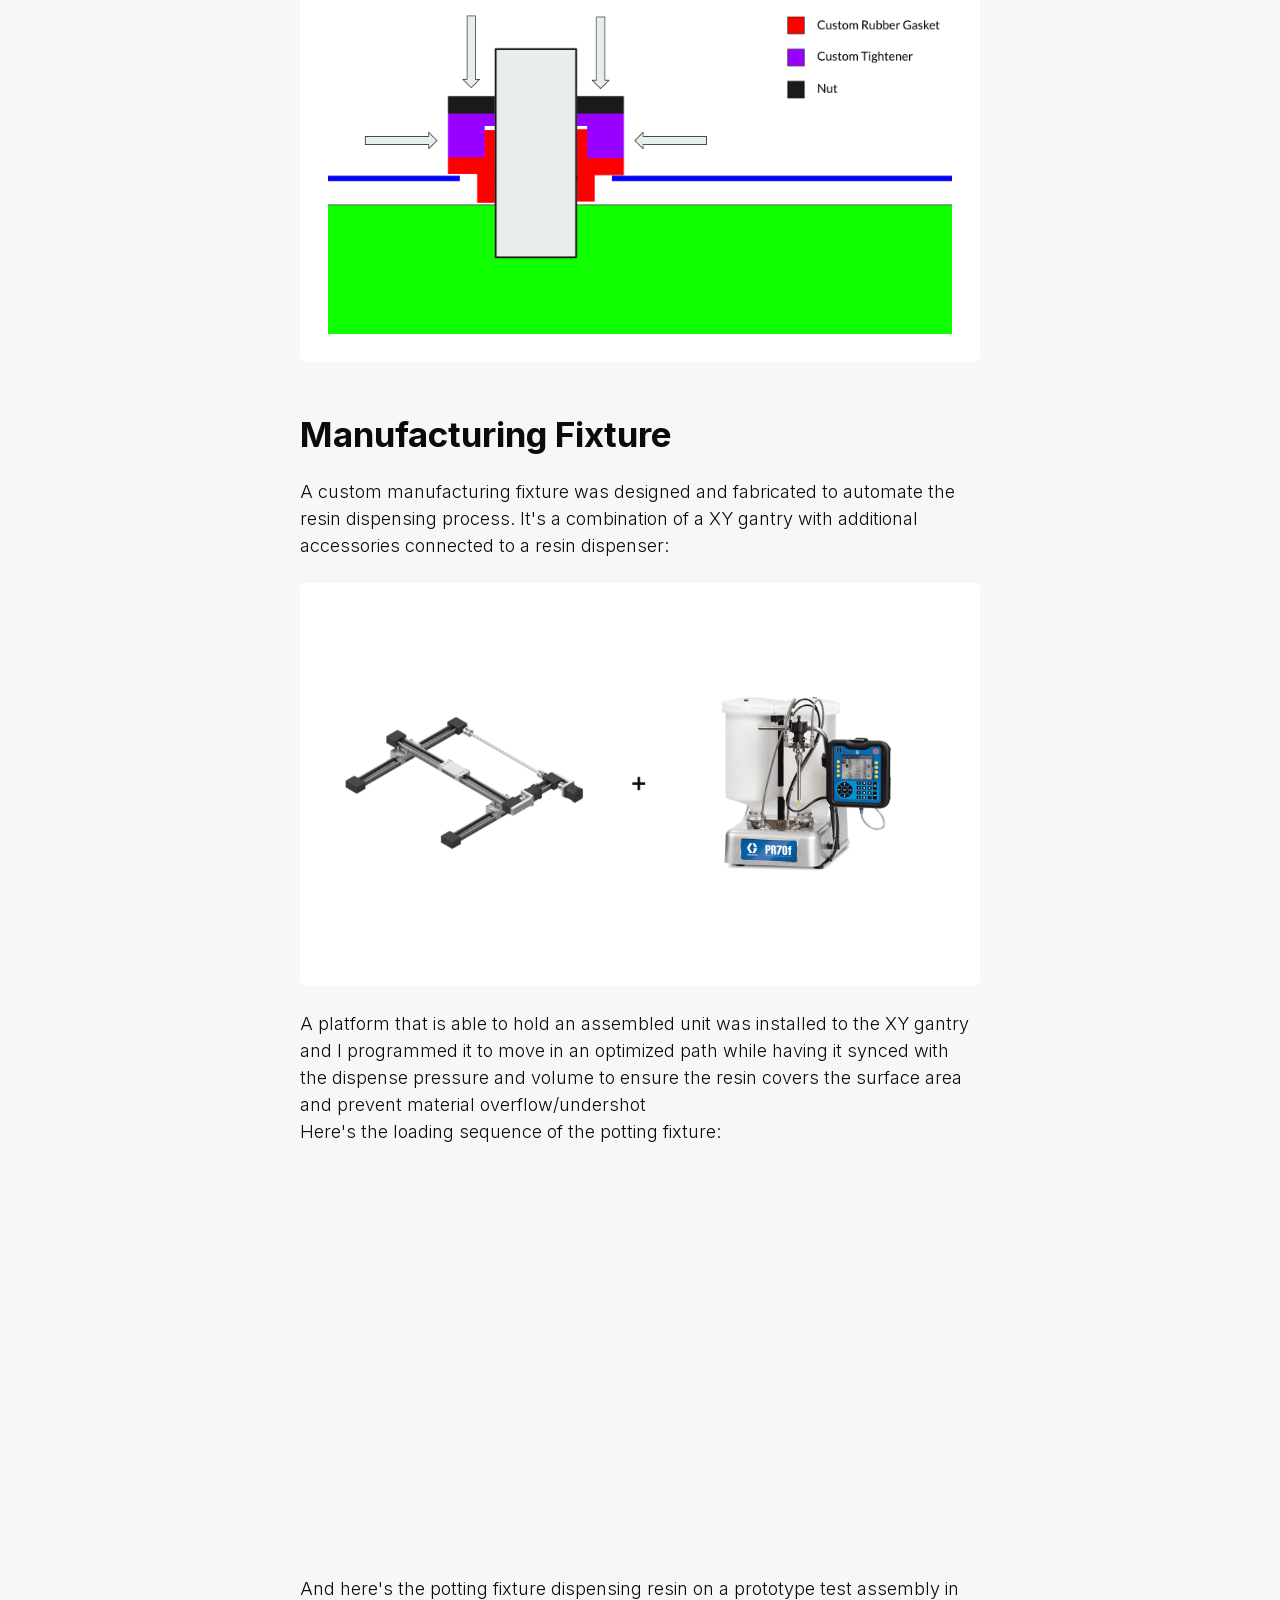
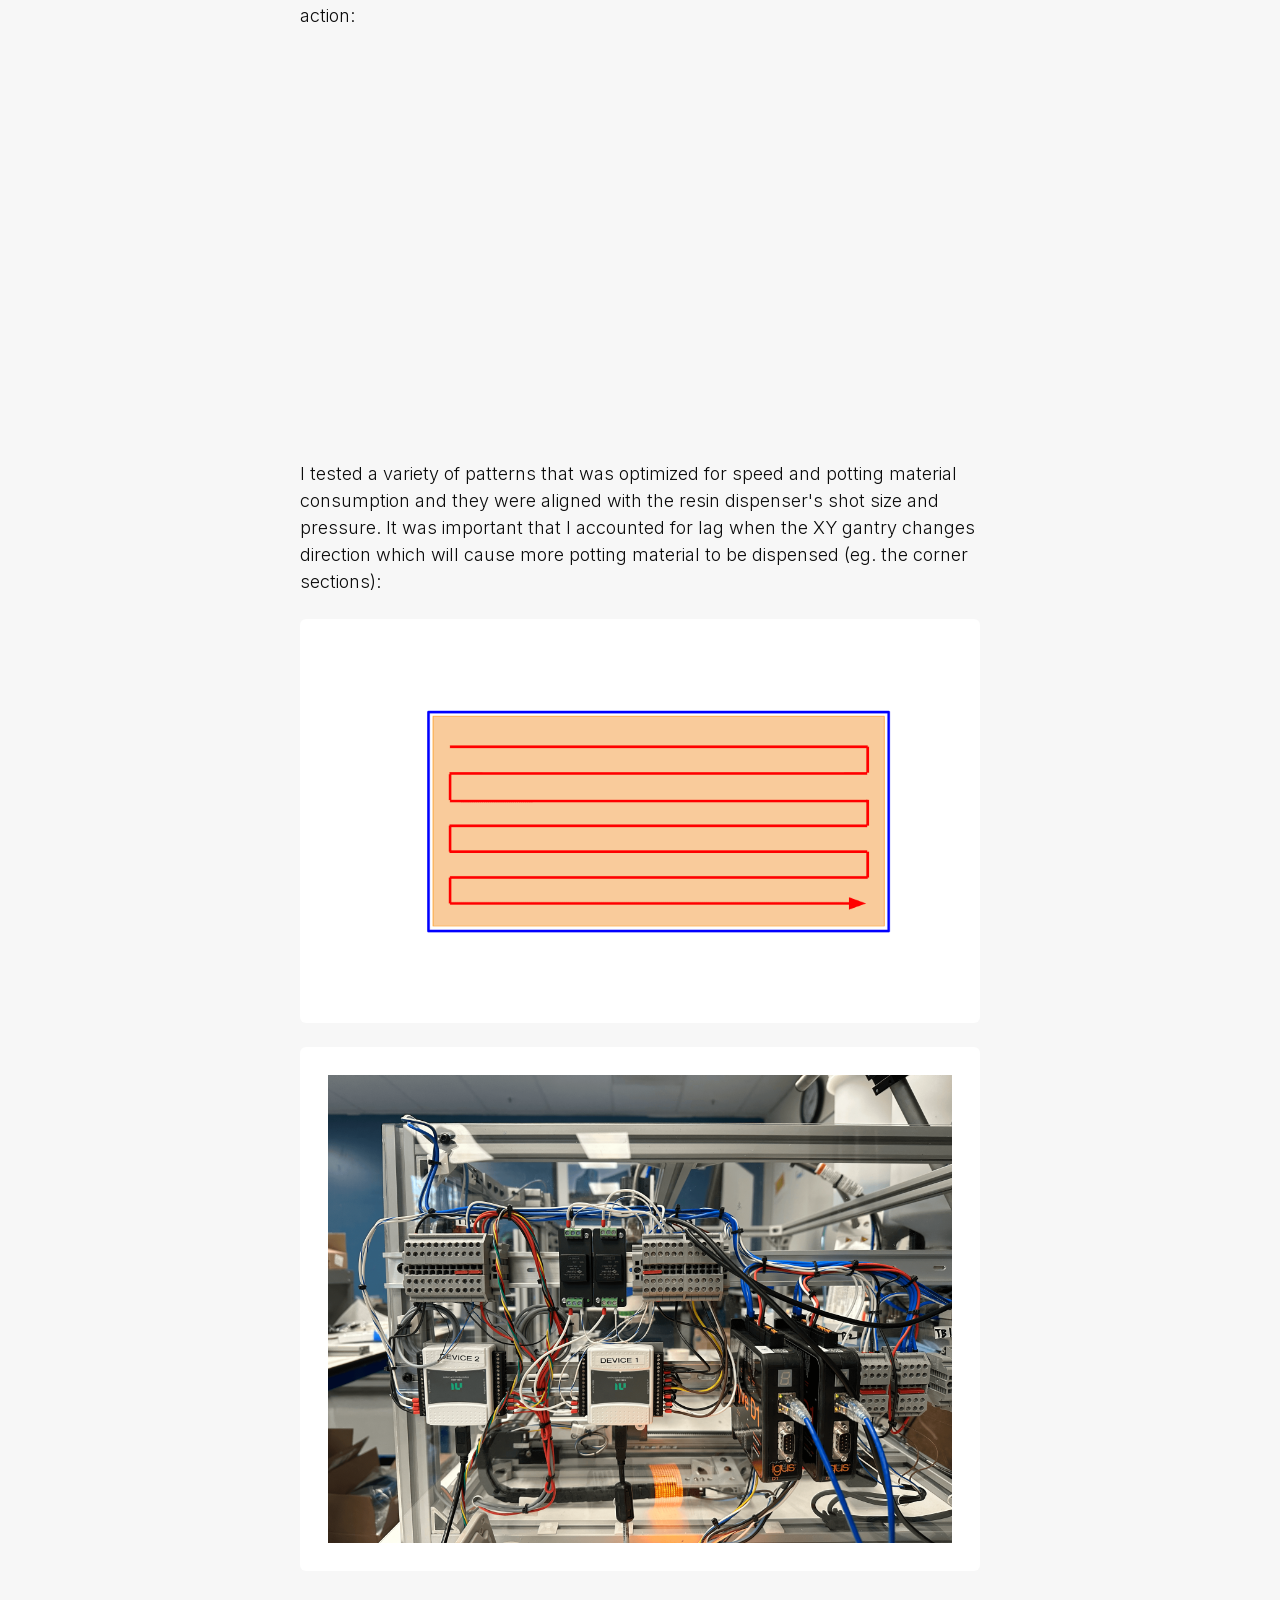
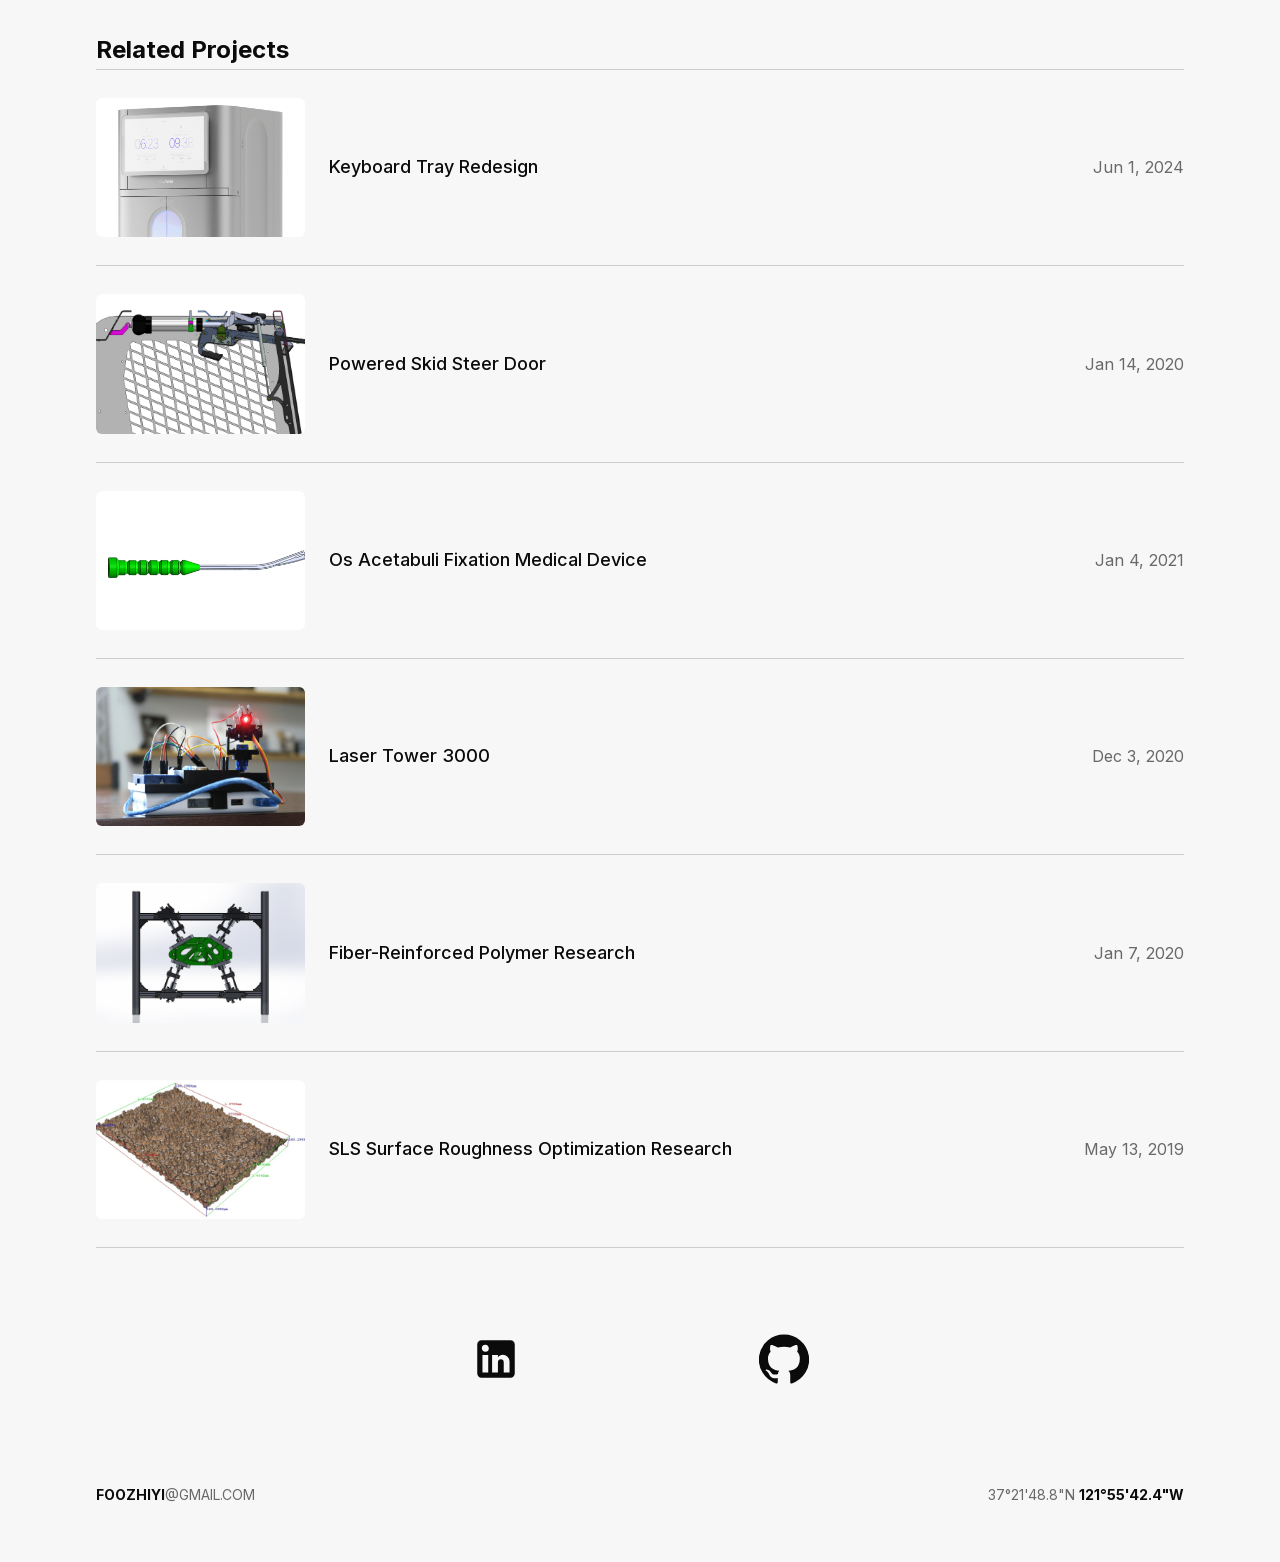
<file: blog/smart-window-controller/index.html>
<!doctype html>
<html lang="en">
<head>
<meta charset="utf-8">
<meta name="viewport" content="width=device-width, initial-scale=1">
<title>Smart Window Controller — Foo's Portfolio</title>
<meta name="description" content="Smart Window Controller: a work project by Zhiyi Foo, 2023.">
<link rel="canonical" href="https://www.zhiyifoo.com/blog/smart-window-controller/">
<link rel="icon" href="/favicon.jpg" type="image/jpeg">
<meta property="og:type" content="website">
<meta property="og:title" content="Smart Window Controller — Foo's Portfolio">
<meta property="og:description" content="Smart Window Controller: a work project by Zhiyi Foo, 2023.">
<meta property="og:url" content="https://www.zhiyifoo.com/blog/smart-window-controller/">
<meta property="og:image" content="https://www.zhiyifoo.com/assets/images/social-preview.jpg">
<meta name="twitter:card" content="summary_large_image">
<meta name="twitter:title" content="Smart Window Controller — Foo's Portfolio">
<meta name="twitter:description" content="Smart Window Controller: a work project by Zhiyi Foo, 2023.">
<meta name="twitter:image" content="https://www.zhiyifoo.com/assets/images/social-preview.jpg">

<link rel="preload" href="/assets/fonts/inter-300.woff2" as="font" type="font/woff2" crossorigin>
<link rel="preload" href="/assets/fonts/source-serif-4-200.woff2" as="font" type="font/woff2" crossorigin>
<link rel="stylesheet" href="/style.css?v=5">

</head>
<body>
<header class="site-header">
  <nav class="site-nav" aria-label="Primary">
      <a href="/">Home</a>
      <a href="/about/">About me</a>
      <a href="/projects/" aria-current="page">Projects</a>
      <a href="/connect/">Connect</a>
  </nav>
</header>
<main>
<a class="post-back" href="/projects/">&larr;</a>
<div class="post-header">
  <h1>Smart Window Controller</h1>
  <div class="post-meta">
    <span class="post-tag-primary">Work</span>
    <span class="post-tag-year">2023</span>
  </div>
</div>
<article class="post-body">
  <h2>Background</h2>
  <p>A smart window uses electrochromic technology to switch between clear and tinted states on demand to block sunlight and solar heat while still providing an unobstructed view of the outdoors.</p>
  <p>Each smart window is connected to a network of window controllers which is powered by a control panel.</p>
    <img class="post-inline-img" src="/assets/images/c0lv29oblMxxfcxg1naqPdocGFE.png" alt="Background — image 1 of 3" loading="lazy">
  <img class="post-inline-img" src="/assets/images/YkBH7ivLlQZhf8zJfcTqv2YMJY.png" alt="Background — image 2 of 3" loading="lazy">
  <img class="post-inline-img" src="/assets/images/tKfHoFUXIpszPDxP8OUZJQLu1Q.png" alt="Background — image 3 of 3" loading="lazy">
  <p class="img-caption">Previous generation window controller</p>
<h2>Project Objective</h2>
  <p>To lower the cost per square foot of Smart Windows, I worked on making the controls cheaper. The new generation smart window controller aims to power four windows at once, requiring it to be designed from the ground up to enclose the new PCBA that generates more heat.</p>
  <img class="post-inline-img" src="/assets/images/5frBtigNopoTHM0HJR0UfnNRk.png" alt="New smart window controller" loading="lazy">
  <p class="img-caption">New smart window controller</p>
  <h2>Design</h2>
  <h3>Material</h3>
  <p>The housing is made of AL 6061 for the prototyping and initial production run due to its availability and machinability. As we shifted and enabled die casting for production, the final material was ADC 6. Both alloys were chosen also due to their high thermal conductivity to dissipate heat generated from the PCBA.</p>
  <h3>Heat Transfer Features</h3>
  <p>Fins were added to the top of the housing to act as a heat sink. Thermal interface bosses were also created to reduce the gap between the hot components on the PCBA, and thermal pads are inserted in between to facilitate heat transfer. Chamfers were also added to the bosses to increase cross sectional area for conductive heat transfer.</p>
    <img class="post-inline-img" src="/assets/images/MWqeJk0yYZrxcb1FCDGIgCVUE.png" alt="Heat Transfer Features" loading="lazy">
<h3>EMI Shield</h3>
  <p>A custom designed stamped sheet metal was used as an EMI shield to contain the radio frequency from the PCBA to stay compliant with FCC commercial and residential regulations.</p>
    <img class="post-inline-img" src="/assets/images/JxEeXJFp7vJRYMDfkSuIumQvZs.png" alt="EMI Shield" loading="lazy">
<h3>Seal</h3>
  <p>An Urethane based resin is dispensed to the bottom of the assembly to seal the opening once it cures.</p>
  <p>Custom silicone gasket and plastic retainer were designed and made to seal the connectors.</p>
    <img class="post-inline-img" src="/assets/images/0MKxLey6pW5h8zm8ahqABKPxcGw.png" alt="Seal — image 1 of 2" loading="lazy">
  <img class="post-inline-img" src="/assets/images/U7PUdl9T8lJsgIdAGD39Kyw9GNU.png" alt="Seal — image 2 of 2" loading="lazy">
<h2>Manufacturing Fixture</h2>
  <p>A custom manufacturing fixture was designed and fabricated to automate the resin dispensing process. It's a combination of a XY gantry with additional accessories connected to a resin dispenser:</p>
    <img class="post-inline-img" src="/assets/images/cqi88ojsssWAnHT12rRbaxpybRM.png" alt="Manufacturing Fixture — image 1 of 3" loading="lazy">
  <p>A platform that is able to hold an assembled unit was installed to the XY gantry and I programmed it to move in an optimized path while having it synced with the dispense pressure and volume to ensure the resin covers the surface area and prevent material overflow/undershot<br>Here's the loading sequence of the potting fixture:</p>
  <div class="post-video"><iframe src="https://www.youtube.com/embed/c-fLNMCEXHI?iv_load_policy=3&rel=0&modestbranding=1&playsinline=1&autoplay=0" title="Youtube Video" loading="lazy" allowfullscreen></iframe></div>
  <p>And here's the potting fixture dispensing resin on a prototype test assembly in action:</p>
  <div class="post-video"><iframe src="https://www.youtube.com/embed/R1EHlYLwR18?iv_load_policy=3&rel=0&modestbranding=1&playsinline=1&autoplay=0" title="Youtube Video" loading="lazy" allowfullscreen></iframe></div>
  <p>I tested a variety of patterns that was optimized for speed and potting material consumption and they were aligned with the resin dispenser's shot size and pressure. It was important that I accounted for lag when the XY gantry changes direction which will cause more potting material to be dispensed (eg. the corner sections):</p>
  <img class="post-inline-img" src="/assets/images/3bi54yCfLR4WLTtoKpPt7vWIbA.png" alt="Manufacturing Fixture — image 2 of 3" loading="lazy">
  <img class="post-inline-img" src="/assets/images/wPqff0emfrjPQt5szRqDIazznW0.png" alt="Manufacturing Fixture — image 3 of 3" loading="lazy">
</article>
<section><h2>Related Projects</h2>
  <ul class="related-list">
    <li>
      <a href="/blog/keyboard-tray-redesign/"><img src="/assets/images/853QXZnCTzpKDfgBO0kim4AKkM.png" alt="Keyboard Tray Redesign" loading="lazy"><span class="related-body"><span class="related-title">Keyboard Tray Redesign</span><span class="related-date">Jun 1, 2024</span></span></a>
    </li>
    <li>
      <a href="/blog/skid-steer/"><img src="/assets/images/eCpWrNoF2X66r9lpj5Oin32Cck.png" alt="Powered Skid Steer Door" loading="lazy"><span class="related-body"><span class="related-title">Powered Skid Steer Door</span><span class="related-date">Jan 14, 2020</span></span></a>
    </li>
    <li>
      <a href="/blog/medical-device/"><img src="/assets/images/nxQyZoCD0BoiEoczzSbfapt1SDU.png" alt="Os Acetabuli Fixation Medical Device" loading="lazy"><span class="related-body"><span class="related-title">Os Acetabuli Fixation Medical Device</span><span class="related-date">Jan 4, 2021</span></span></a>
    </li>
    <li>
      <a href="/blog/laser-tower-3000/"><img src="/assets/images/YfIpHpGZe1prOn2dY5EfyfY7T8.jpg" alt="Laser Tower 3000" loading="lazy"><span class="related-body"><span class="related-title">Laser Tower 3000</span><span class="related-date">Dec 3, 2020</span></span></a>
    </li>
    <li>
      <a href="/blog/fiber-reinforced-polymer/"><img src="/assets/images/zynTdYoy4vK3DTBPftiARij4I.jpg" alt="Fiber-Reinforced Polymer Research" loading="lazy"><span class="related-body"><span class="related-title">Fiber-Reinforced Polymer Research</span><span class="related-date">Jan 7, 2020</span></span></a>
    </li>
    <li>
      <a href="/blog/sls-surface-roughness/"><img src="/assets/images/SXJ0oo3cZv0EvZqjjfDj9oAczbA.png" alt="SLS Surface Roughness Optimization Research" loading="lazy"><span class="related-body"><span class="related-title">SLS Surface Roughness Optimization Research</span><span class="related-date">May 13, 2019</span></span></a>
    </li>
</ul>
</section>

<div class="social-row">
  <a href="https://www.linkedin.com/in/zhiyifoo/" target="_blank" rel="noopener" aria-label="LinkedIn"><svg viewBox="0 0 24 24" fill="currentColor"><path d="M19 3a2 2 0 0 1 2 2v14a2 2 0 0 1-2 2H5a2 2 0 0 1-2-2V5a2 2 0 0 1 2-2h14m-.5 15.5v-5.3a3.26 3.26 0 0 0-3.26-3.26c-.85 0-1.84.52-2.32 1.3v-1.11h-2.79v8.37h2.79v-4.93c0-.77.62-1.4 1.39-1.4a1.4 1.4 0 0 1 1.4 1.4v4.93h2.79M6.88 8.56a1.68 1.68 0 0 0 1.68-1.68c0-.93-.75-1.69-1.68-1.69a1.69 1.69 0 0 0-1.69 1.69c0 .93.76 1.68 1.69 1.68m1.39 9.94v-8.37H5.5v8.37h2.77z"/></svg></a>
  <a href="https://github.com/zhiyifoo" target="_blank" rel="noopener" aria-label="GitHub"><svg viewBox="0 0 24 24" fill="currentColor"><path d="M12 .3a12 12 0 0 0-3.8 23.4c.6.1.8-.3.8-.6v-2c-3.3.7-4-1.6-4-1.6-.6-1.4-1.4-1.8-1.4-1.8-1-.7.1-.7.1-.7 1.2 0 1.9 1.2 1.9 1.2 1 1.8 2.8 1.3 3.5 1 0-.8.4-1.3.7-1.6-2.7-.3-5.5-1.3-5.5-6 0-1.2.5-2.3 1.3-3.1-.2-.4-.6-1.6 0-3.2 0 0 1-.3 3.4 1.2a11.5 11.5 0 0 1 6 0c2.3-1.5 3.3-1.2 3.3-1.2.6 1.6.2 2.8 0 3.2.9.8 1.3 1.9 1.3 3.2 0 4.6-2.8 5.6-5.5 5.9.5.4.9 1 .9 2.2v3.3c0 .3.1.7.8.6A12 12 0 0 0 12 .3"/></svg></a>
</div>

</main>
<footer class="site-footer">
  <a href="mailto:foozhiyi@gmail.com"><strong>FOOZHIYI</strong>@GMAIL.COM</a>
  <a class="location" href="https://www.google.com/maps/place/San+Francisco+Bay+Area,+CA/@37.8778835,-123.0797015,9z/data=!3m1!4b1!4m6!3m5!1s0x808583a3a688d7b5:0x8c891b8457461fa9!8m2!3d37.8271784!4d-122.2913078!16zL20vMDZwdnI?entry=ttu" target="_blank" rel="noopener">37&deg;21'48.8"N <strong>121&deg;55'42.4"W</strong></a>
</footer>
</body>
</html>
</file>
<file: style.css>
/* Zhiyi Foo — Portfolio. Values verified against the live Framer site's real CSS
   custom properties and cross-checked with rendered screenshots.
   Fonts self-hosted from the exact files Framer/Google Fonts serve, so weights
   and the "Source Serif Pro" alias (not available by name on the Google Fonts
   API) render identically rather than relying on a substitute. */

@font-face {
  font-family: "Inter";
  font-style: normal;
  font-weight: 300;
  font-display: block;
  src: url("/assets/fonts/inter-300.woff2") format("woff2");
}
@font-face {
  font-family: "Inter";
  font-style: normal;
  font-weight: 400;
  font-display: swap;
  src: url("/assets/fonts/inter-400.woff2") format("woff2");
}
@font-face {
  font-family: "Inter";
  font-style: normal;
  font-weight: 500;
  font-display: swap;
  src: url("/assets/fonts/inter-500.woff2") format("woff2");
}
@font-face {
  font-family: "Inter";
  font-style: normal;
  font-weight: 600;
  font-display: swap;
  src: url("/assets/fonts/inter-600.woff2") format("woff2");
}
@font-face {
  font-family: "Inter";
  font-style: normal;
  font-weight: 700;
  font-display: swap;
  src: url("/assets/fonts/inter-700.woff2") format("woff2");
}
@font-face {
  font-family: "Inter";
  font-style: italic;
  font-weight: 300;
  font-display: swap;
  src: url("/assets/fonts/inter-italic-300.woff2") format("woff2");
}
@font-face {
  font-family: "Source Serif 4";
  font-style: normal;
  font-weight: 200;
  font-display: block;
  src: url("/assets/fonts/source-serif-4-200.woff2") format("woff2");
}
@font-face {
  font-family: "Source Serif 4";
  font-style: normal;
  font-weight: 300;
  font-display: swap;
  src: url("/assets/fonts/source-serif-4-300.woff2") format("woff2");
}
@font-face {
  font-family: "Source Serif Pro";
  font-style: normal;
  font-weight: 300;
  font-display: swap;
  src: url("/assets/fonts/source-serif-pro-300.woff2") format("woff2");
}
@font-face {
  font-family: "Fragment Mono";
  font-style: normal;
  font-weight: 400;
  font-display: swap;
  src: url("/assets/fonts/fragment-mono-400.woff2") format("woff2");
}

:root {
  --color-ink: #0b0b0b;
  --color-paper: #f7f7f7;
  --color-surface: #ebebeb;
  --color-border: #cccccc;
  --color-muted: #696969;

  --font-body: "Inter", -apple-system, BlinkMacSystemFont, "Segoe UI", Roboto, sans-serif;
  --font-serif: "Source Serif 4", Georgia, "Times New Roman", serif;
  --font-serif-pro: "Source Serif Pro", "Source Serif 4", Georgia, "Times New Roman", serif;
  --font-mono: "Fragment Mono", ui-monospace, "SFMono-Regular", Menlo, Consolas, monospace;

  --max-width: 1200px;
  --pad: clamp(24px, 6vw, 56px);
  --pad-r: clamp(24px, 6vw, 56px);
}

@media (prefers-color-scheme: dark) {
  :root {
    --color-ink: #ffffff;
    --color-paper: #0b0b0b;
    --color-surface: #121212;
    --color-border: #272727;
    --color-muted: #a8a8a8;
  }
}

* { box-sizing: border-box; min-width: 0; }
html, body { margin: 0; padding: 0; overflow-x: hidden; }

body {
  background: var(--color-paper);
  color: var(--color-ink);
  font-family: var(--font-body);
  font-size: 16px;
  line-height: 1.6;
  -webkit-font-smoothing: antialiased;
}

h1, h2, h3, h4, p, figure { margin: 0; }
a { color: inherit; }
img { max-width: 100%; display: block; }

.wrap, header.site-header, main, footer.site-footer {
  max-width: var(--max-width);
  margin: 0 auto;
  padding-left: var(--pad);
  padding-right: var(--pad-r);
}

/* Two-column pattern reused across hero divider row, section headings + lists,
   and the About photo + bio row. */
.split {
  display: grid;
  grid-template-columns: 330px 1fr;
  gap: 80px;
  align-items: start;
}

@media (max-width: 860px) {
  .split { grid-template-columns: 1fr; gap: 20px; }
}

/* Header / nav — no logo/brand on the live site, just right-aligned nav.
   Below 860px the reference site centers the nav and shrinks it. */
header.site-header {
  display: flex;
  justify-content: flex-end;
  padding-top: 56px;
  padding-bottom: 0;
}

nav.site-nav {
  display: flex;
  gap: 16px 28px;
  flex-wrap: wrap;
  justify-content: flex-end;
  width: 100%;
}

nav.site-nav a {
  text-decoration: none;
  font-size: 16px;
  font-weight: 300;
  color: var(--color-muted);
}

nav.site-nav a[aria-current="page"] { color: var(--color-ink); }
nav.site-nav a:hover { color: var(--color-ink); }

@media (max-width: 859px) {
  header.site-header { justify-content: center; padding-top: 35px; }
  nav.site-nav { justify-content: center; }
  nav.site-nav a { font-size: 14px; }
}

/* Main content */
main { padding-top: 60px; padding-bottom: 0; }

.hero-photo {
  width: 90px;
  height: 90px;
  border-radius: 50%;
  object-fit: cover;
  margin-bottom: 32px;
}

.about-photo {
  width: 100%;
  max-width: 300px;
  aspect-ratio: 300 / 330;
  object-fit: cover;
  border-radius: 0;
}

h1.name {
  font-family: var(--font-body);
  font-weight: 300;
  font-size: clamp(58px, calc(19.11px + 5.063vw), 90px);
  line-height: 0.98;
  letter-spacing: -0.035em;
  color: var(--color-ink);
}

.role-title {
  font-family: "Source Serif 4", Georgia, "Times New Roman", serif;
  font-weight: 200;
  font-size: clamp(67px, calc(22.04px + 5.854vw), 104px);
  line-height: 0.95;
  letter-spacing: -0.08em;
  color: var(--color-muted);
  margin-top: 4px;
  max-width: 740px;
}

/* About page photo + bio split: reference switches to a fixed 300px photo
   column much earlier than the generic .split breakpoint, so this gets its
   own scoped column widths/gap/breakpoint rather than touching .split. */
.split.about-split {
  grid-template-columns: 300px 1fr;
  gap: 56px;
}

@media (max-width: 430px) {
  .split.about-split { grid-template-columns: 1fr; gap: 20px; }
}

.role-title em, .role-title i { font-style: italic; }

@media (max-width: 640px) {
  .role-title .role-title-break { display: block; }
}

.hero-row { margin-top: 110px; }

.divider {
  border: none;
  border-top: 1px solid var(--color-border);
  margin: 12px 0 0;
}

.lede {
  font-size: 18px;
  font-weight: 300;
  line-height: 1.2;
  color: var(--color-muted);
}

/* About page bio copy: reference scales this text (12px -> 18px across
   breakpoints) independently of the generic .lede used elsewhere on the
   site, so it gets its own scoped sizing rather than changing .lede globally. */
.about-lede {
  font-size: clamp(12px, calc(3.76px + 1.017vw), 18px);
  line-height: 1.2;
  margin-bottom: 1.2em;
}

.split .lede { max-width: 60ch; }

.plus-row {
  display: flex;
  justify-content: space-between;
  margin: 60px 0 36px;
  color: var(--color-muted);
  font-size: 40px;
  font-weight: 300;
  line-height: 1;
}

section { margin: 60px 0; }

h1.section-title, .split > h1 {
  font-family: var(--font-serif);
  font-weight: 300;
  font-size: clamp(32px, 4.4vw, 60px);
  color: var(--color-ink);
  line-height: 0.97;
  letter-spacing: -0.035em;
}

/* Experience list */
.experience-item {
  padding: 20px 0;
}

.experience-item:first-child {
  padding-top: 0;
}

.experience-item .company {
  display: block;
  font-family: var(--font-body);
  font-weight: 300;
  font-size: clamp(26px, 6vw, 36px);
  line-height: 1.2;
  letter-spacing: -0.035em;
  color: var(--color-ink);
}

.experience-item .dates {
  display: block;
  font-size: 16px;
  font-weight: 300;
  line-height: 1.2;
  color: var(--color-muted);
  margin-top: 4px;
}

.experience-item .title {
  font-family: var(--font-body);
  font-weight: 300;
  font-style: italic;
  font-size: 24px;
  line-height: 1.2;
  letter-spacing: -0.035em;
  color: var(--color-ink);
  margin-top: 22px;
  padding-left: 32px;
}

.experience-item .desc {
  font-size: 18px;
  font-weight: 300;
  line-height: 1.2;
  color: var(--color-muted);
  margin-top: 8px;
  max-width: 60ch;
  padding-left: 32px;
}

/* Resume button */
.btn {
  display: inline-flex;
  align-items: center;
  gap: 8px;
  background: var(--color-ink);
  color: var(--color-paper);
  text-decoration: none;
  padding: 14px 28px;
  border-radius: 50px;
  font-size: 15px;
  border: none;
  cursor: pointer;
  margin-top: 28px;
}

/* Project grid */
.project-grid {
  display: grid;
  grid-template-columns: repeat(3, 1fr);
  gap: 64px 0;
}

@media (max-width: 1199px) {
  .project-grid { grid-template-columns: repeat(2, 1fr); }
}
@media (max-width: 809px) {
  .project-grid { grid-template-columns: 1fr; }
}

.project-card { display: block; text-decoration: none; color: inherit; padding: 0 20px; box-sizing: border-box; }
.home-project-grid .project-card { padding: 0; }

.project-card img {
  width: 100%;
  height: 230px;
  object-fit: cover;
  border-radius: 6px;
  margin-bottom: 20px;
}

.project-card .project-card-title {
  font-family: var(--font-body);
  font-style: italic;
  font-weight: 300;
  font-size: 24px;
  letter-spacing: -0.84px;
  line-height: 1.2;
  color: var(--color-ink);
  text-align: center;
  width: calc(100% - 40px);
  margin: 0 auto;
}

@media (max-width: 1199px) {
  .project-card .project-card-title { font-size: 19px; }
}
@media (max-width: 809px) {
  .project-card .project-card-title { font-size: 15px; }
}

.project-card .project-card-year {
  font-size: 16px;
  font-weight: 300;
  line-height: 0.95;
  color: #555555;
  margin-top: 12px;
  text-align: center;
  width: calc(100% - 40px);
  margin-left: auto;
  margin-right: auto;
}

.home-project-grid { grid-template-columns: repeat(2, 1fr); gap: 10px; margin-top: 40px; }
.home-project-grid .project-card img { aspect-ratio: 1.582; border-radius: 0; margin-bottom: 0; }

.resume-download { text-align: center; margin-top: 56px; }
.resume-download .btn { margin-top: 0; }

.social-row {
  display: flex;
  justify-content: center;
  align-items: center;
  gap: 95px;
  margin-top: 86px;
}

.social-row a {
  display: flex;
  align-items: center;
  justify-content: center;
  width: 35px;
  height: 35px;
  color: var(--color-ink);
}

.social-row svg { width: 100%; height: 100%; fill: currentColor; }

@media (min-width: 859px) {
  .social-row { gap: 238px; }
  .social-row a { width: 50px; height: 50px; }
}

/* Connect form */
.contact-form {
  display: grid;
  grid-template-columns: 1fr 1fr;
  gap: 16px;
}

.contact-form .field-message { grid-column: 1 / -1; }
.contact-form .field-submit { grid-column: 1 / -1; }

.contact-form input,
.contact-form textarea {
  width: 100%;
  background: var(--color-surface);
  border: none;
  border-radius: 8px;
  color: var(--color-ink);
  font-family: var(--font-body);
  font-size: 15px;
  padding: 14px 16px;
}

.contact-form textarea { min-height: 130px; resize: vertical; }

.contact-form ::placeholder { color: var(--color-muted); opacity: 1; }

.contact-form button {
  width: 100%;
  background: var(--color-border);
  color: var(--color-ink);
  border: none;
  border-radius: 8px;
  padding: 14px 16px;
  font-family: var(--font-body);
  font-weight: 600;
  font-size: 15px;
  cursor: pointer;
}

.contact-form button:hover { filter: brightness(1.15); }

/* Blog post */
.post-back {
  display: inline-block;
  color: var(--color-muted);
  text-decoration: none;
  font-size: 50px;
  line-height: 1;
  margin-bottom: 56px;
}
.post-back:hover { color: var(--color-ink); }

.post-header { text-align: center; max-width: 760px; margin: 0 auto 48px; }

.post-header h1 {
  font-family: var(--font-body);
  font-weight: 300;
  font-size: clamp(40px, 9vw, 90px);
  line-height: 1.1;
  color: var(--color-ink);
}

.post-meta { margin-top: 20px; }

.post-meta .post-tag-primary {
  display: block;
  font-family: var(--font-serif-pro);
  font-style: normal;
  font-weight: 300;
  font-size: 22px;
  color: var(--color-muted);
}

.post-meta .post-tag-year {
  display: block;
  font-size: 16px;
  color: var(--color-muted);
  margin-top: 4px;
}

.post-hero {
  width: 100%;
  border-radius: 6px;
  margin-bottom: 32px;
  aspect-ratio: 16/10;
  object-fit: cover;
}

article.post-body {
  max-width: 680px;
  margin: 0 auto;
}

article.post-body p {
  margin-bottom: 18px;
  font-size: 18px;
  line-height: 1.5;
  font-weight: 300;
  color: var(--color-ink);
}

article.post-body h2 {
  font-family: var(--font-body);
  font-weight: 700;
  font-size: 35px;
  margin-top: 44px;
  margin-bottom: 16px;
  color: var(--color-ink);
}

article.post-body h3 {
  font-family: var(--font-body);
  font-weight: 700;
  font-size: 25px;
  margin-top: 32px;
  margin-bottom: 12px;
  color: var(--color-ink);
}

.post-inline-img {
  display: block;
  box-sizing: border-box;
  width: 100%;
  height: auto;
  border-radius: 6px;
  margin: 24px 0;
  padding: 28px;
  background: #ffffff;
}

.post-video {
  position: relative;
  width: 100%;
  aspect-ratio: 16 / 9;
  margin: 24px 0;
  border-radius: 6px;
  overflow: hidden;
}

.post-video iframe {
  position: absolute;
  inset: 0;
  width: 100%;
  height: 100%;
  border: 0;
}

.img-caption {
  margin: -16px 0 24px;
  padding-left: 14px;
  border-left: 2px solid var(--color-border);
  font-style: italic;
  font-size: 15px;
  font-weight: 300;
  color: var(--color-muted);
}

.related-list {
  list-style: none;
  padding: 0;
  margin: 0;
  display: flex;
  flex-direction: column;
}

.related-list li {
  padding: 28px 0;
  border-top: 1px solid var(--color-border);
}

.related-list li:last-child { border-bottom: 1px solid var(--color-border); }

.related-list a {
  display: flex;
  align-items: center;
  gap: 24px;
  text-decoration: none;
  color: inherit;
}

.related-list a img {
  width: 209px;
  max-width: 35%;
  aspect-ratio: 3 / 2;
  object-fit: cover;
  border-radius: 6px;
  flex: none;
}

.related-list .related-body {
  display: flex;
  justify-content: space-between;
  align-items: baseline;
  gap: 16px;
  flex: 1;
}

.related-list .related-title {
  font-weight: 500;
  font-size: 18px;
}

.related-list .related-date {
  font-size: 16px;
  color: var(--color-muted);
  white-space: nowrap;
}

@media (max-width: 560px) {
  .related-list a { gap: 16px; }
  .related-list a img { width: 96px; }
  .related-list .related-body { flex-direction: column; gap: 4px; }
}

/* Footer */
footer.site-footer {
  padding-top: 40px;
  padding-bottom: 56px;
  display: flex;
  flex-wrap: nowrap;
  gap: 20px;
  justify-content: space-between;
  align-items: center;
  font-size: 14px;
  color: var(--color-muted);
  margin-top: 60px;
}

footer.site-footer a { text-decoration: none; color: var(--color-muted); overflow-wrap: anywhere; }
footer.site-footer strong { color: var(--color-ink); font-weight: 700; }

footer.site-footer .social-links { display: flex; gap: 20px; }
footer.site-footer .location { flex-shrink: 0; }

.location { font-size: 14px; }

/* 404 */
.not-found { text-align: center; padding: 140px 24px; }
.not-found h1 { font-family: var(--font-serif); font-weight: 300; font-size: 48px; margin-bottom: 16px; }
</file>
